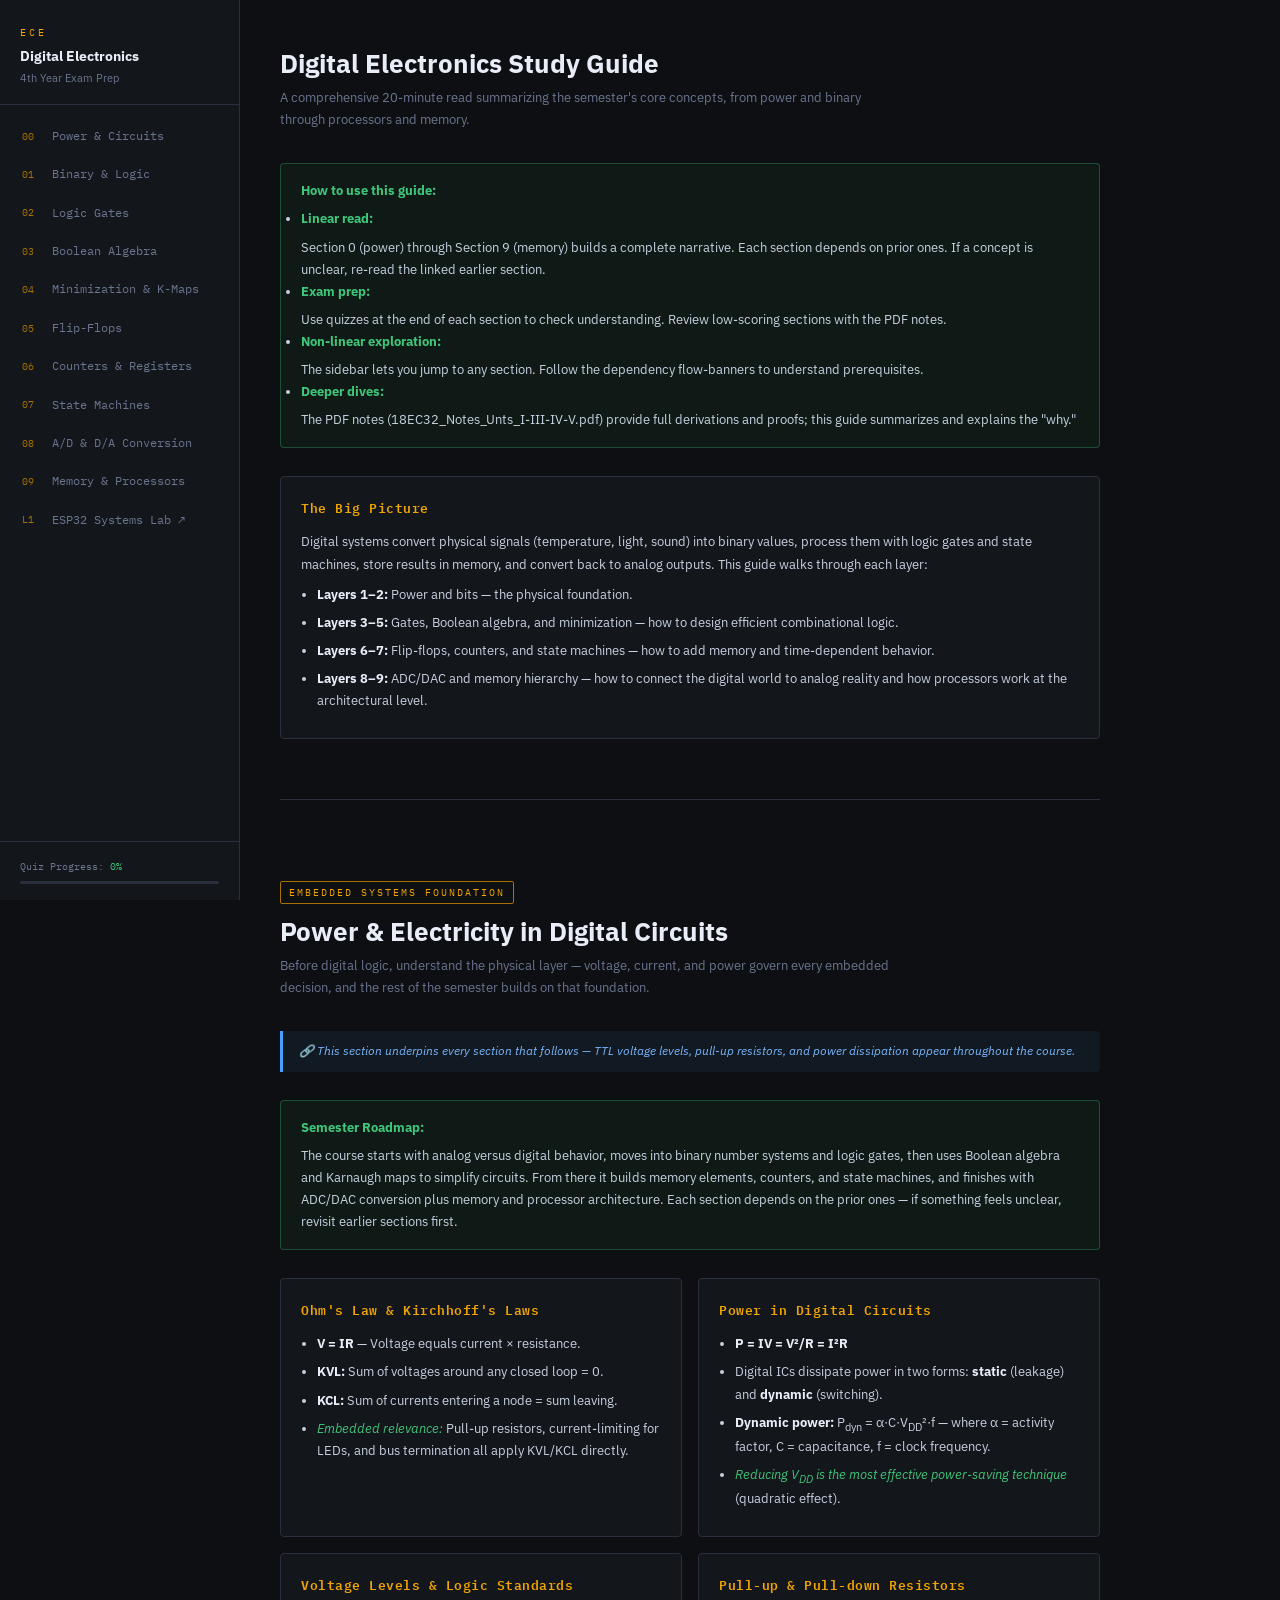
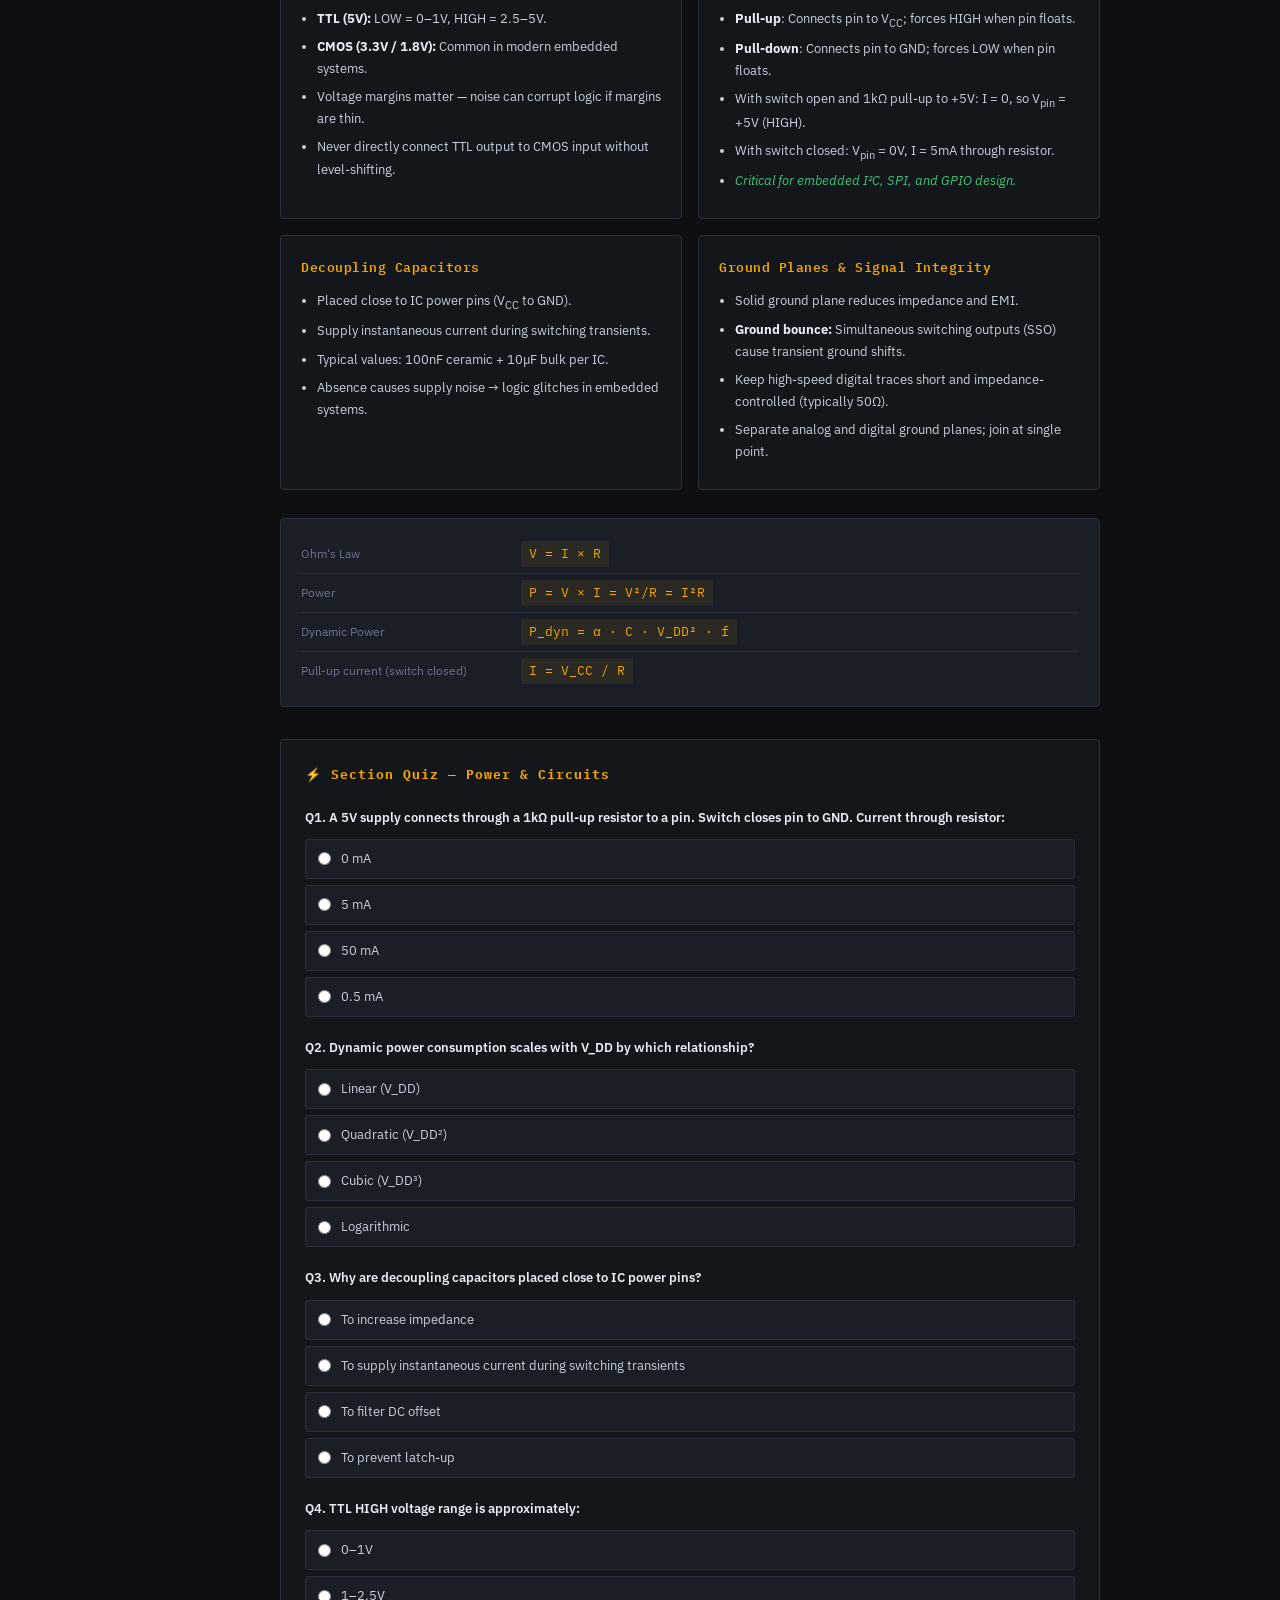
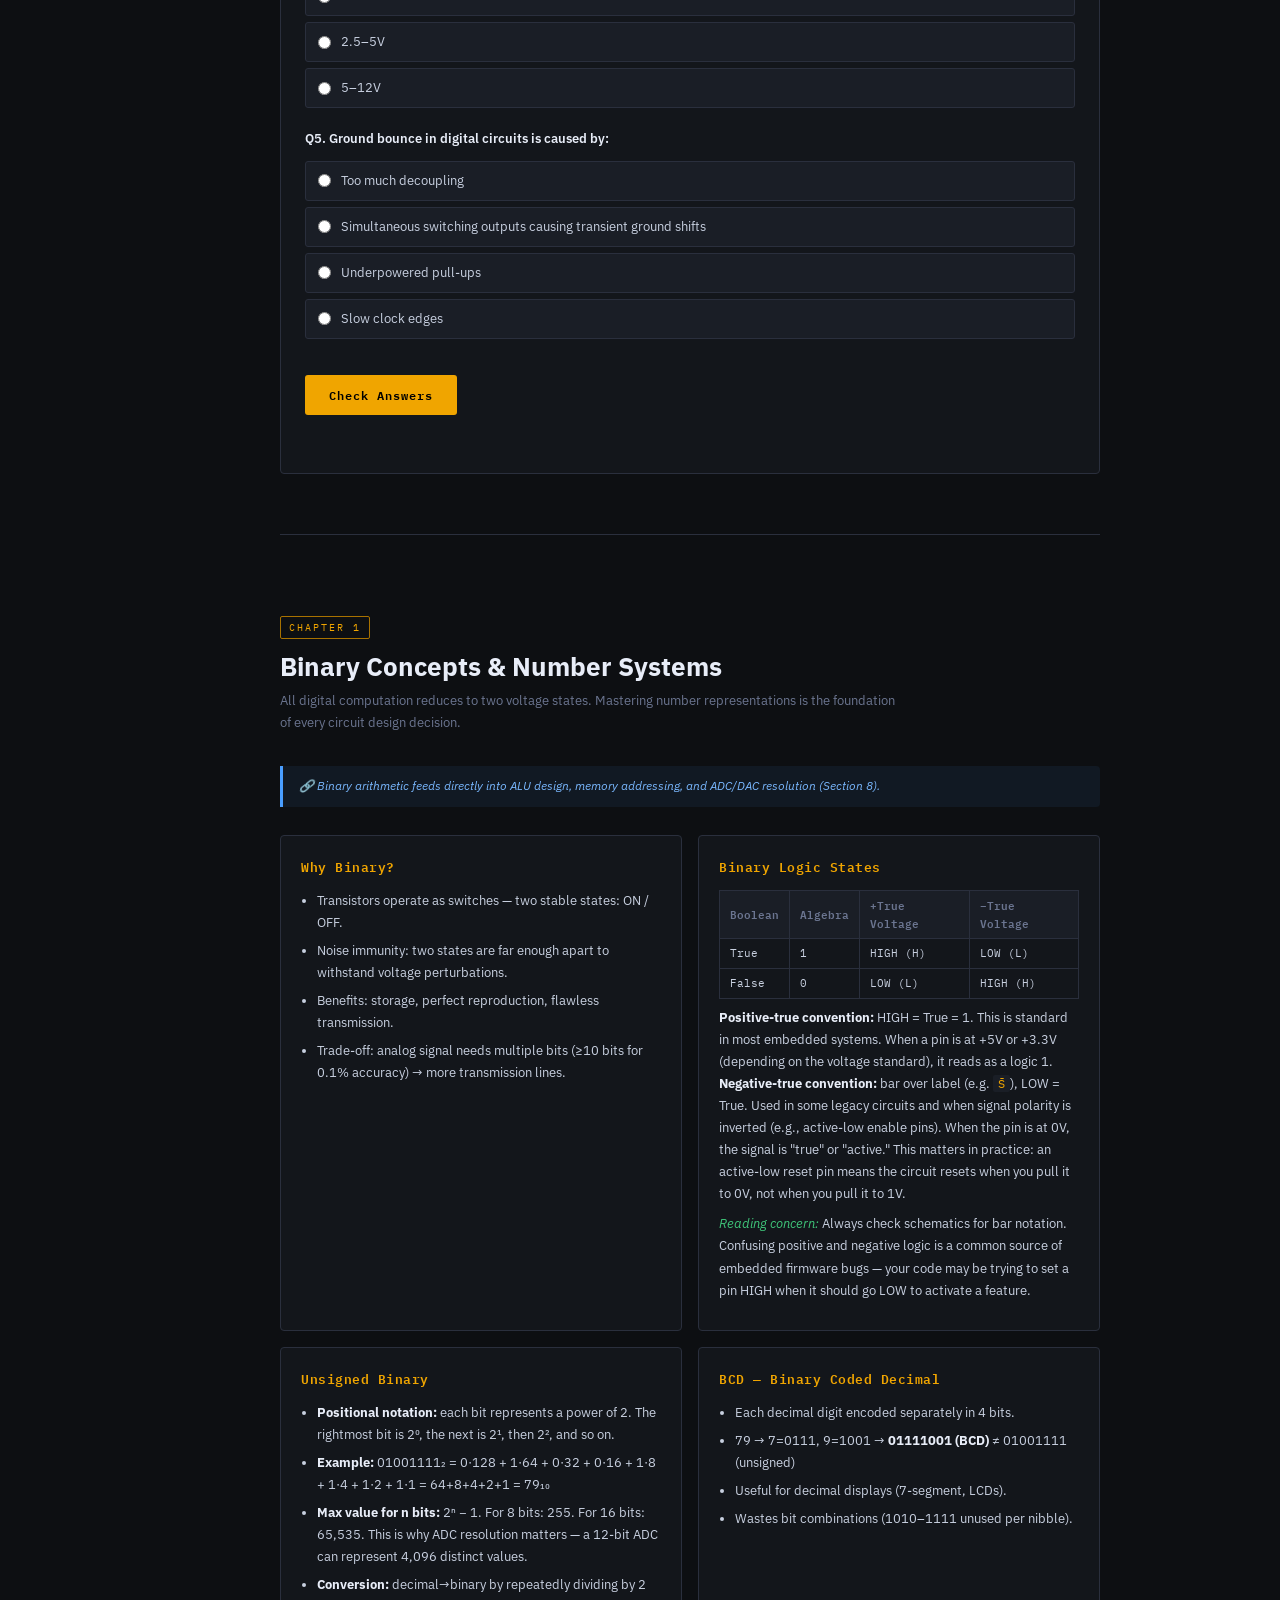
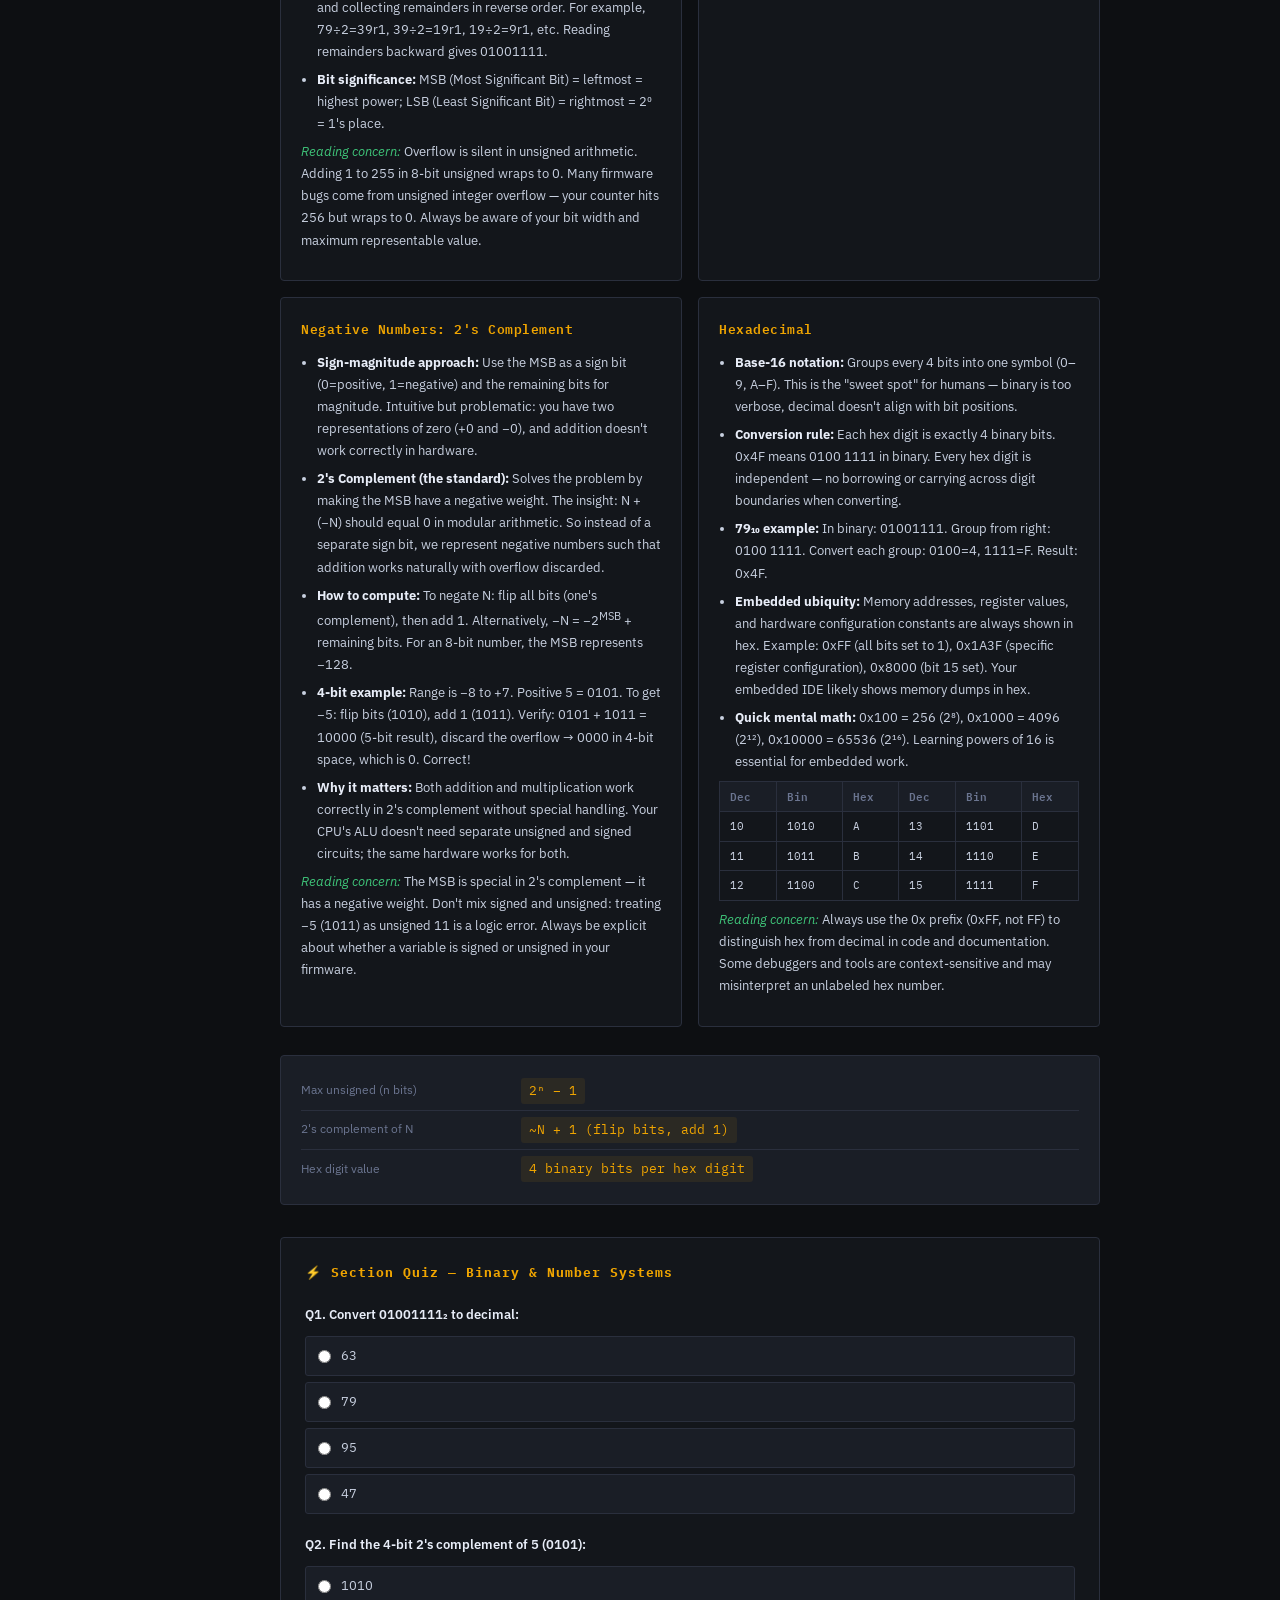
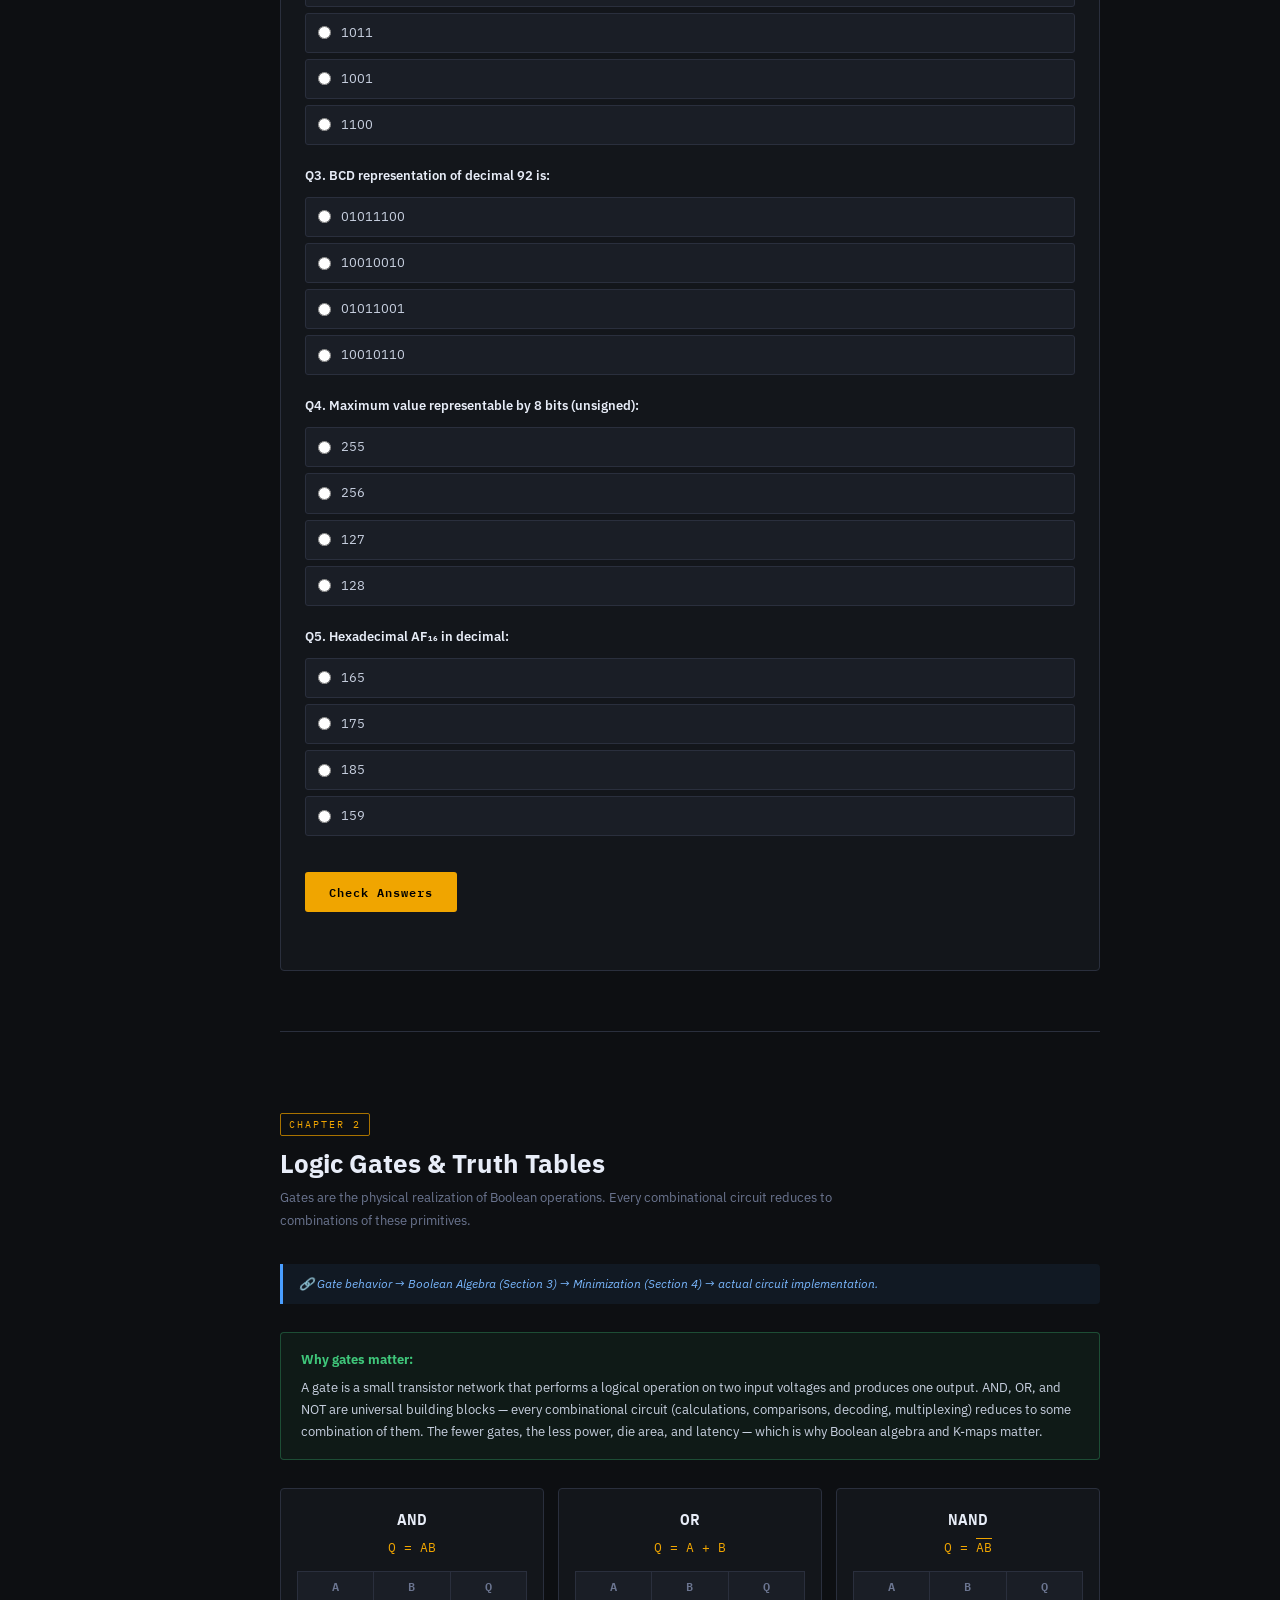
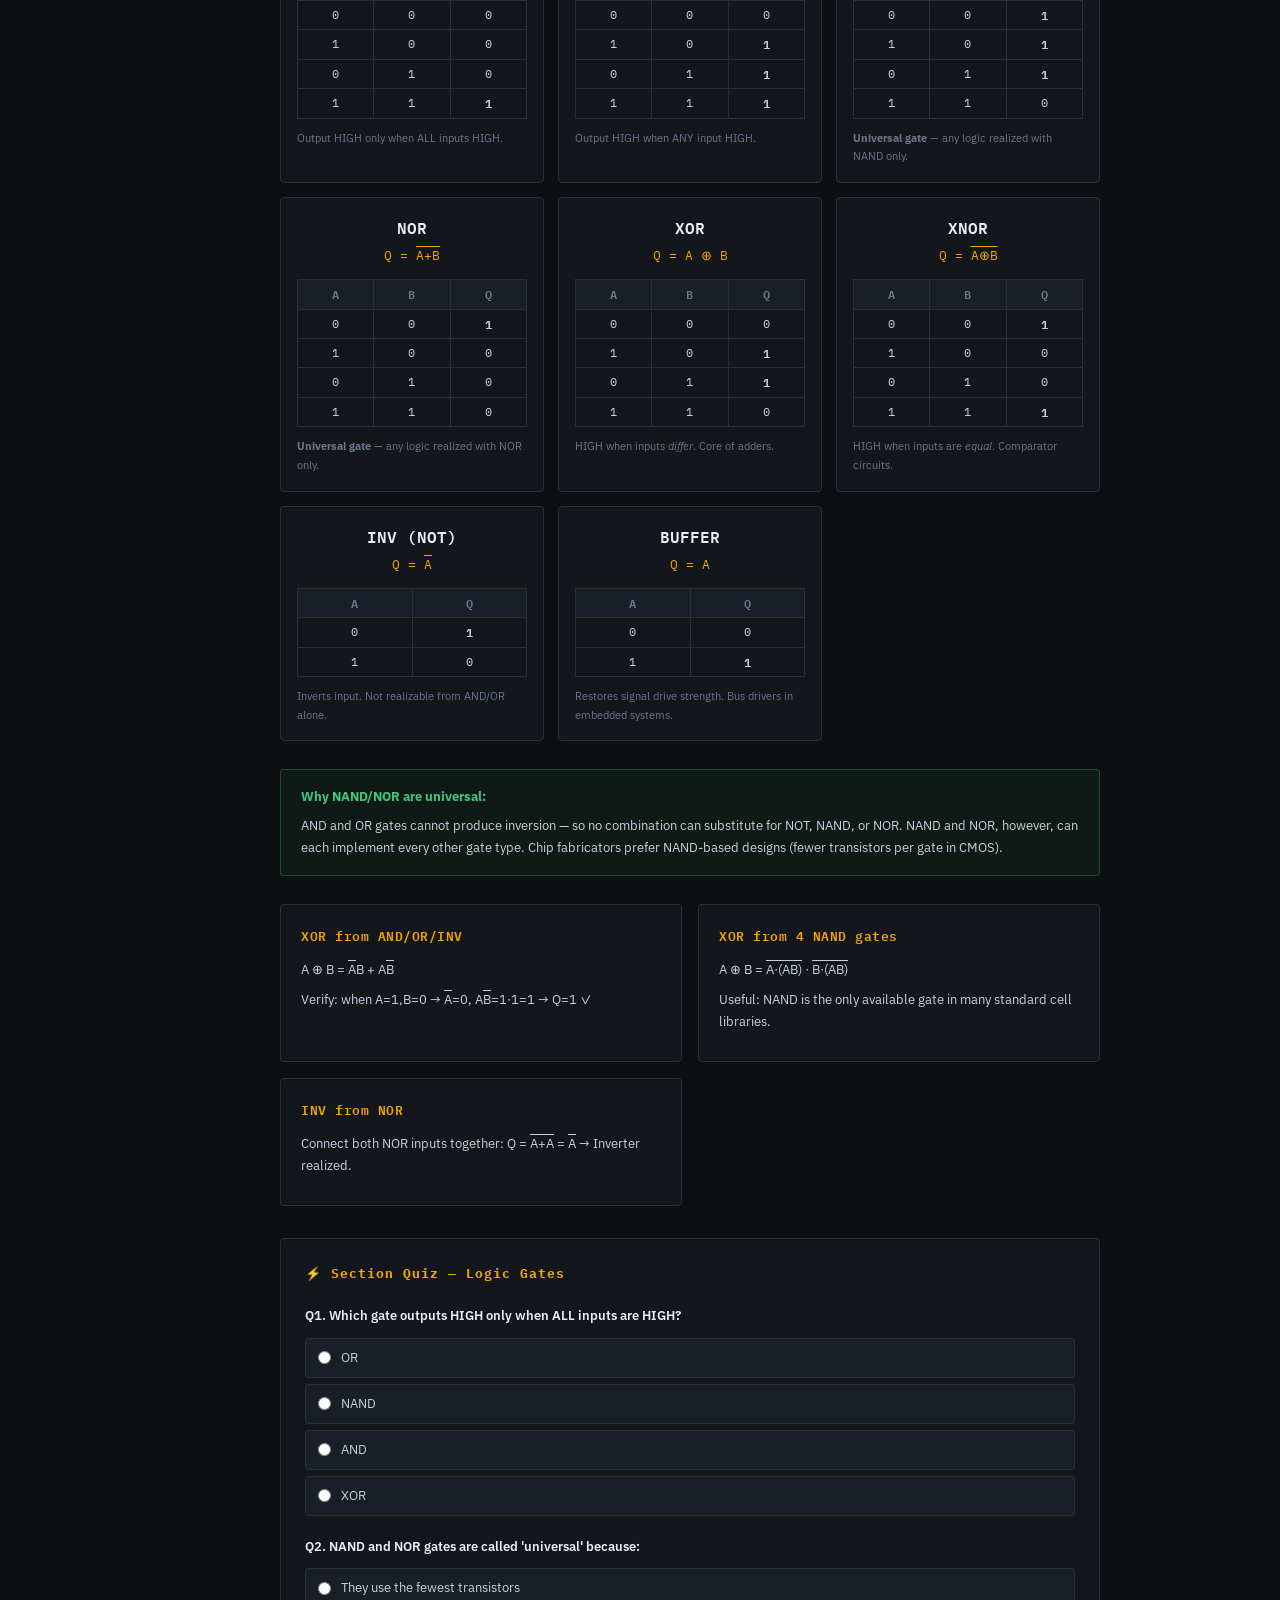
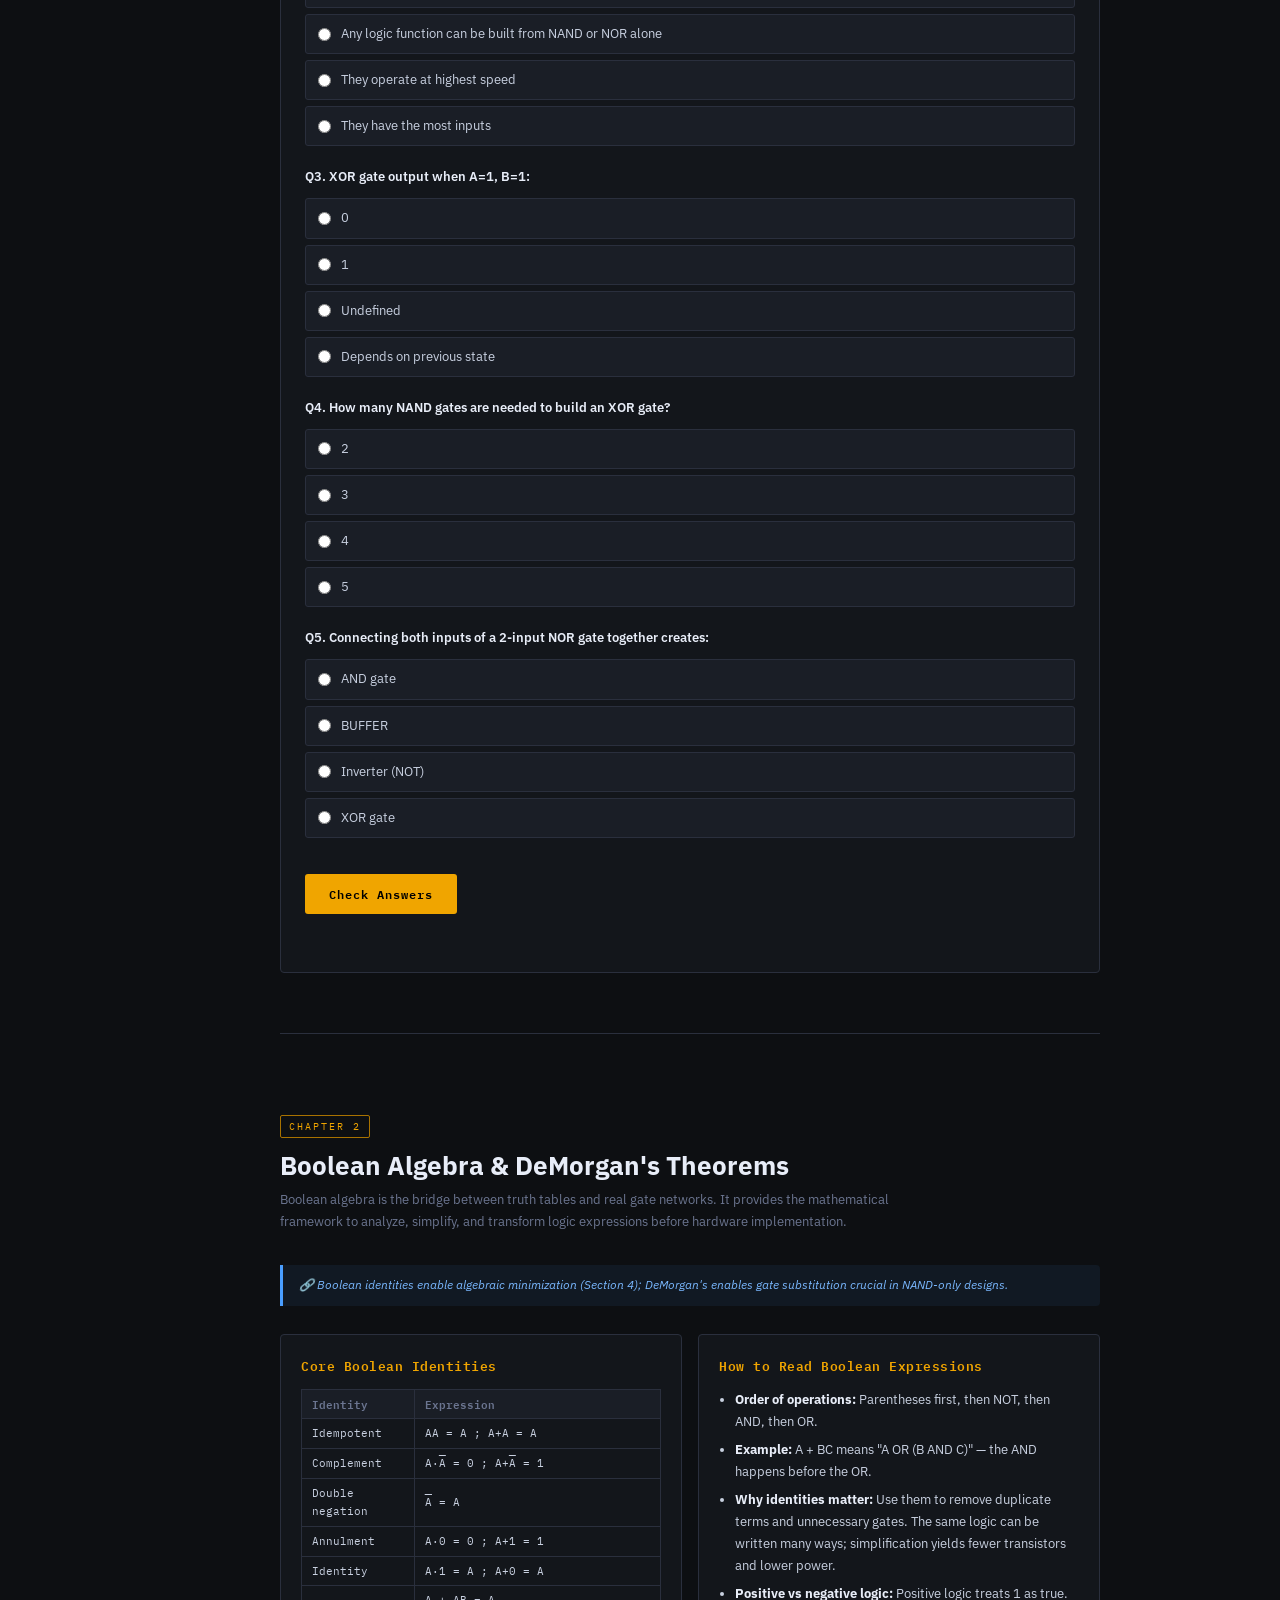
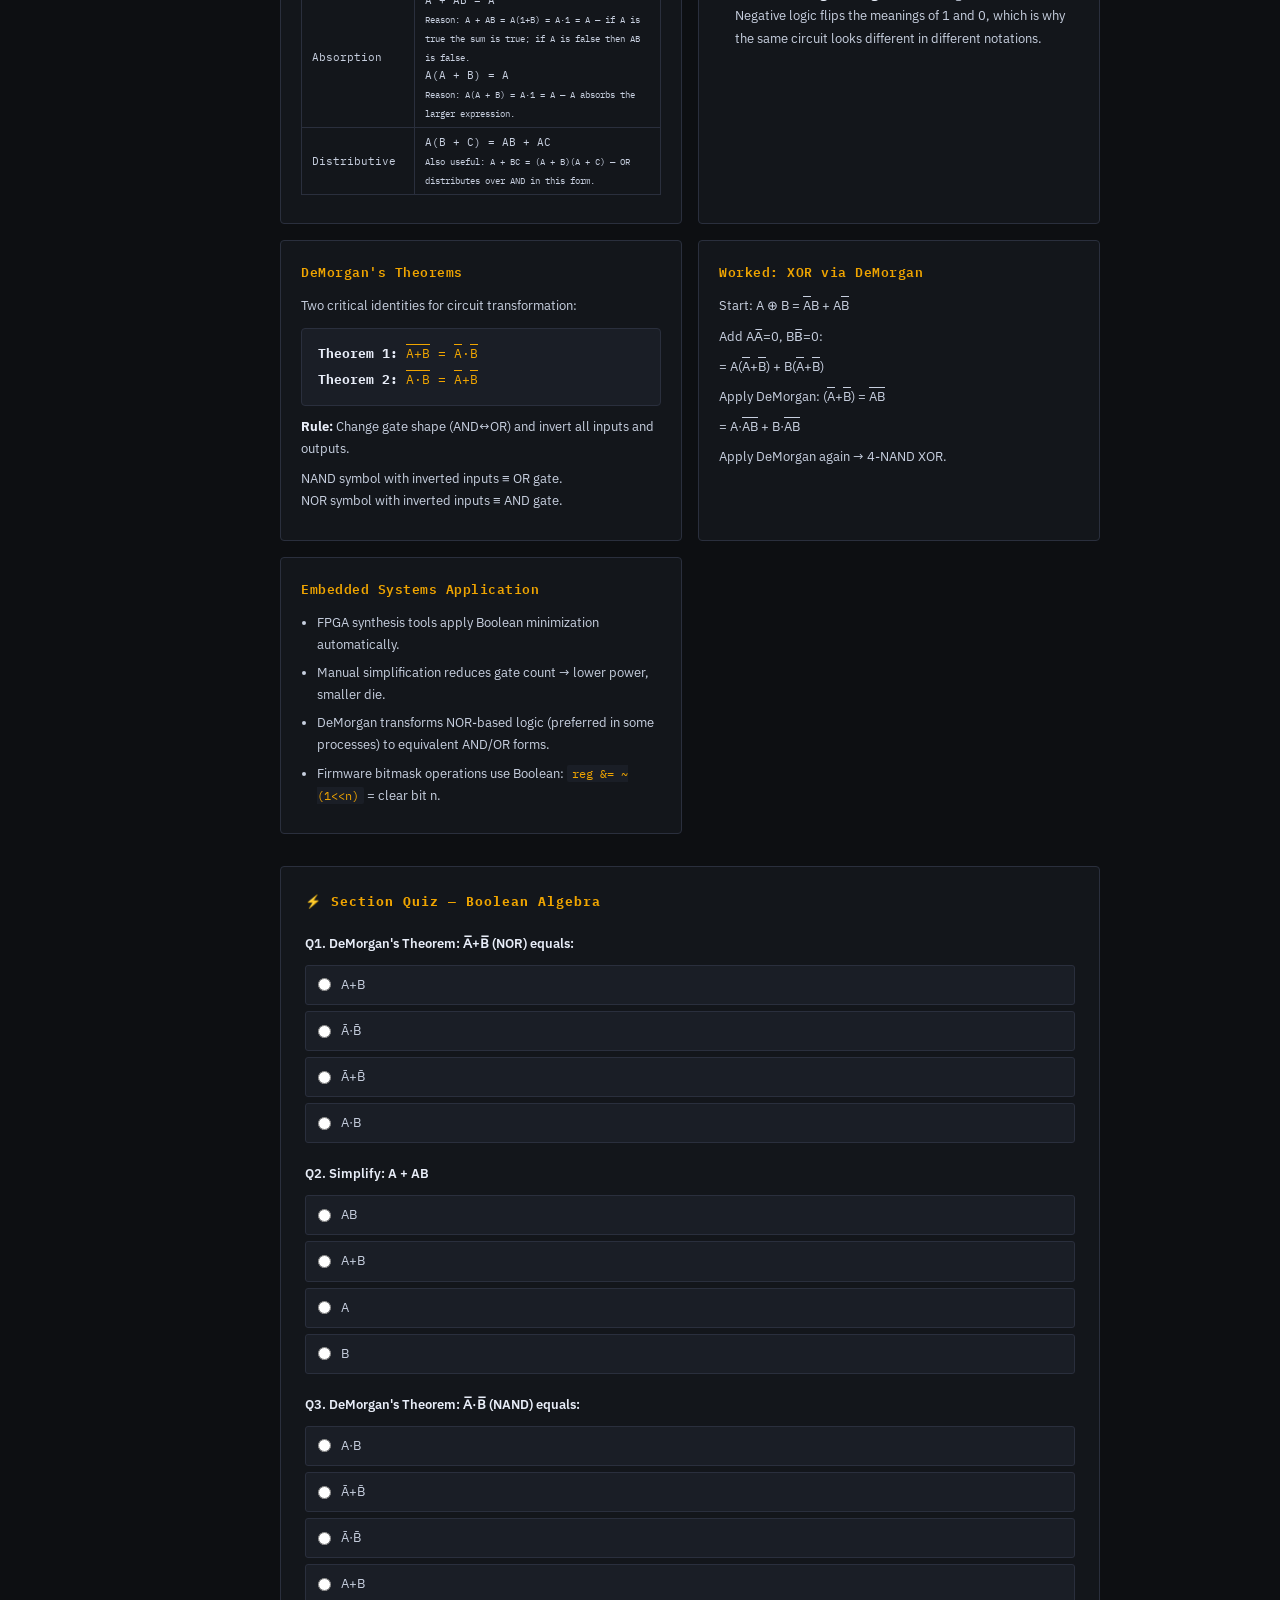
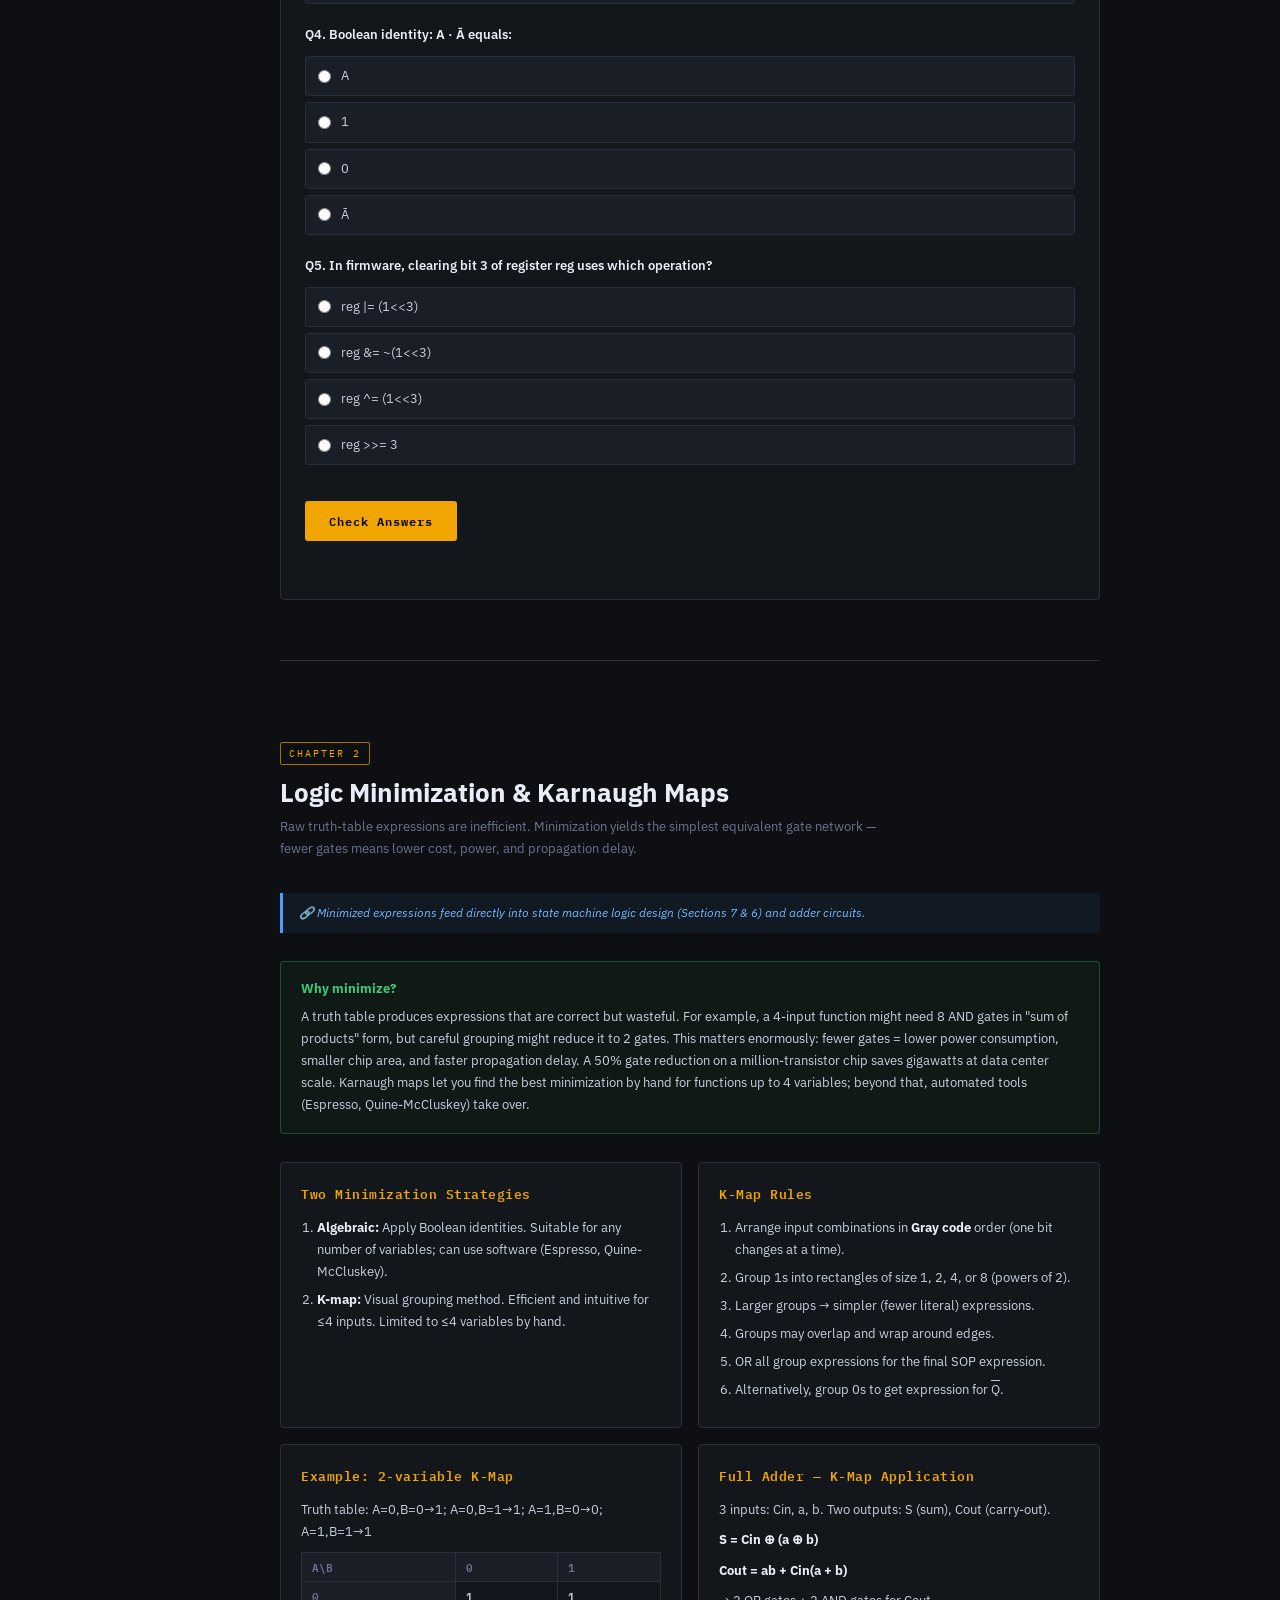
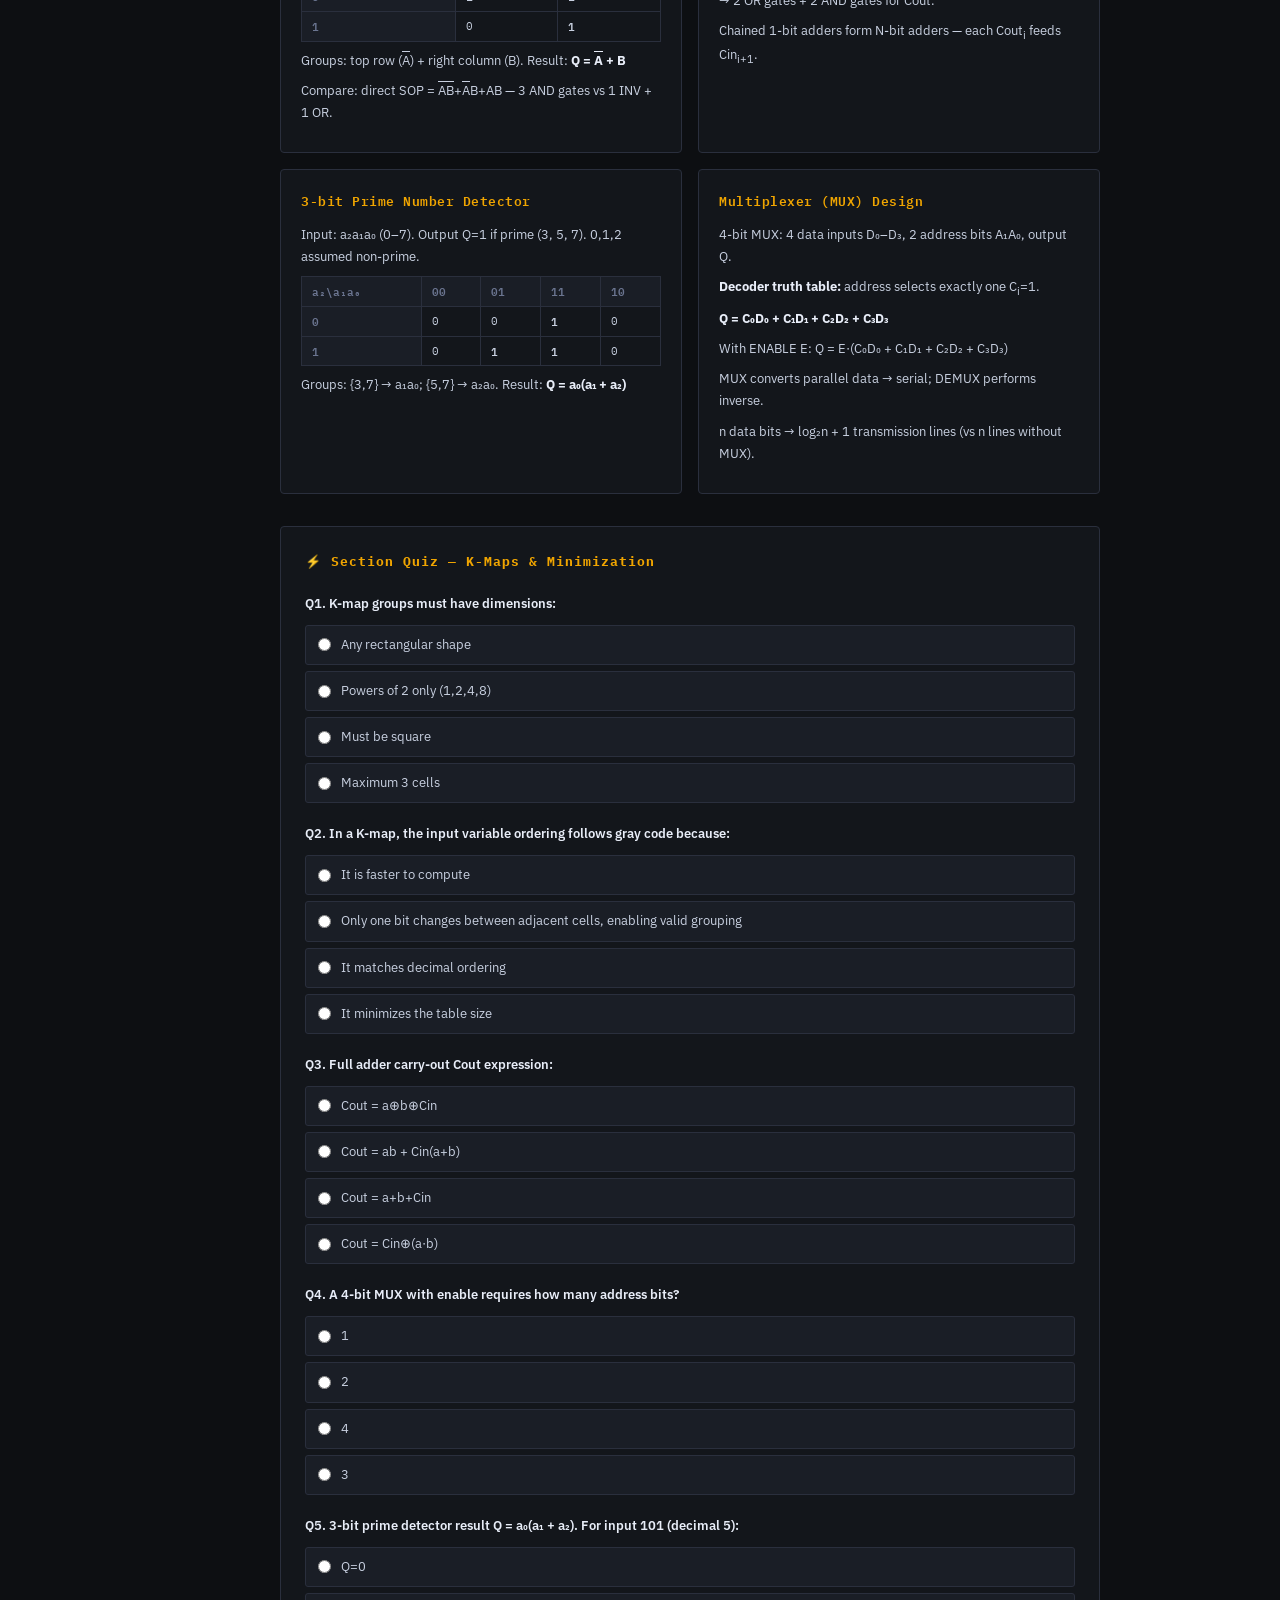
<file: index.html>
<!DOCTYPE html>
<html lang="en">
<head>
  <meta charset="UTF-8" />
  <meta name="viewport" content="width=device-width, initial-scale=1.0"/>
  <title>Digital Electronics — Study Guide</title>
  <link rel="stylesheet" href="style.css" />
  <link rel="preconnect" href="https://fonts.googleapis.com">
  <link href="https://fonts.googleapis.com/css2?family=IBM+Plex+Mono:wght@400;600&family=IBM+Plex+Sans:wght@300;400;600;700&display=swap" rel="stylesheet">
</head>
<body>

<!-- SIDEBAR NAV -->
<nav id="sidebar">
  <div id="nav-header">
    <span class="nav-label">ECE</span>
    <h1>Digital Electronics</h1>
    <p>4th Year Exam Prep</p>
  </div>
  <ul id="nav-links">
    <li><a href="#s0" class="nav-item active" data-section="s0"><span class="num">00</span> Power &amp; Circuits</a></li>
    <li><a href="#s1" class="nav-item" data-section="s1"><span class="num">01</span> Binary &amp; Logic</a></li>
    <li><a href="#s2" class="nav-item" data-section="s2"><span class="num">02</span> Logic Gates</a></li>
    <li><a href="#s3" class="nav-item" data-section="s3"><span class="num">03</span> Boolean Algebra</a></li>
    <li><a href="#s4" class="nav-item" data-section="s4"><span class="num">04</span> Minimization &amp; K-Maps</a></li>
    <li><a href="#s5" class="nav-item" data-section="s5"><span class="num">05</span> Flip-Flops</a></li>
    <li><a href="#s6" class="nav-item" data-section="s6"><span class="num">06</span> Counters &amp; Registers</a></li>
    <li><a href="#s7" class="nav-item" data-section="s7"><span class="num">07</span> State Machines</a></li>
    <li><a href="#s8" class="nav-item" data-section="s8"><span class="num">08</span> A/D &amp; D/A Conversion</a></li>
    <li><a href="#s9" class="nav-item" data-section="s9"><span class="num">09</span> Memory &amp; Processors</a></li>
    <li><a href="lab_esp32.html" class="nav-item"><span class="num">L1</span> ESP32 Systems Lab ↗</a></li>
  </ul>
  <div id="progress-block">
    <div id="progress-label">Quiz Progress: <span id="pct">0%</span></div>
    <div id="progress-bar"><div id="progress-fill"></div></div>
  </div>
</nav>

<div id="hamburger" onclick="toggleSidebar()">&#9776;</div>

<!-- MAIN CONTENT -->
<main id="content">

<!-- WELCOME & GUIDE INTRO -->
<section id="intro" class="topic-section">
  <div class="section-header">
    <h2>Digital Electronics Study Guide</h2>
    <p class="subtitle">A comprehensive 20-minute read summarizing the semester's core concepts, from power and binary through processors and memory.</p>
  </div>

  <div class="callout">
    <strong>How to use this guide:</strong>
    <ul>
      <li><strong>Linear read:</strong> Section 0 (power) through Section 9 (memory) builds a complete narrative. Each section depends on prior ones. If a concept is unclear, re-read the linked earlier section.</li>
      <li><strong>Exam prep:</strong> Use quizzes at the end of each section to check understanding. Review low-scoring sections with the PDF notes.</li>
      <li><strong>Non-linear exploration:</strong> The sidebar lets you jump to any section. Follow the dependency flow-banners to understand prerequisites.</li>
      <li><strong>Deeper dives:</strong> The PDF notes (18EC32_Notes_Unts_I-III-IV-V.pdf) provide full derivations and proofs; this guide summarizes and explains the "why."</li>
    </ul>
  </div>

  <div class="card">
    <h3>The Big Picture</h3>
    <p>Digital systems convert physical signals (temperature, light, sound) into binary values, process them with logic gates and state machines, store results in memory, and convert back to analog outputs. This guide walks through each layer:</p>
    <ul>
      <li><strong>Layers 1–2:</strong> Power and bits — the physical foundation.</li>
      <li><strong>Layers 3–5:</strong> Gates, Boolean algebra, and minimization — how to design efficient combinational logic.</li>
      <li><strong>Layers 6–7:</strong> Flip-flops, counters, and state machines — how to add memory and time-dependent behavior.</li>
      <li><strong>Layers 8–9:</strong> ADC/DAC and memory hierarchy — how to connect the digital world to analog reality and how processors work at the architectural level.</li>
    </ul>
  </div>
</section>

<!-- ═══════════════════════════════════════════ -->
<!-- SECTION 0: POWER & CIRCUITS -->
<!-- ═══════════════════════════════════════════ -->
<section id="s0" class="topic-section">
  <div class="section-header">
    <span class="tag">Embedded Systems Foundation</span>
    <h2>Power &amp; Electricity in Digital Circuits</h2>
    <p class="subtitle">Before digital logic, understand the physical layer — voltage, current, and power govern every embedded decision, and the rest of the semester builds on that foundation.</p>
  </div>

  <div class="flow-banner">🔗 This section underpins every section that follows — TTL voltage levels, pull-up resistors, and power dissipation appear throughout the course.</div>

  <div class="callout">
    <strong>Semester Roadmap:</strong> The course starts with analog versus digital behavior, moves into binary number systems and logic gates, then uses Boolean algebra and Karnaugh maps to simplify circuits. From there it builds memory elements, counters, and state machines, and finishes with ADC/DAC conversion plus memory and processor architecture. Each section depends on the prior ones — if something feels unclear, revisit earlier sections first.
  </div>

  <div class="card-grid">
    <div class="card">
      <h3>Ohm's Law &amp; Kirchhoff's Laws</h3>
      <ul>
        <li><strong>V = IR</strong> — Voltage equals current × resistance.</li>
        <li><strong>KVL:</strong> Sum of voltages around any closed loop = 0.</li>
        <li><strong>KCL:</strong> Sum of currents entering a node = sum leaving.</li>
        <li><em>Embedded relevance:</em> Pull-up resistors, current-limiting for LEDs, and bus termination all apply KVL/KCL directly.</li>
      </ul>
    </div>
    <div class="card">
      <h3>Power in Digital Circuits</h3>
      <ul>
        <li><strong>P = IV = V²/R = I²R</strong></li>
        <li>Digital ICs dissipate power in two forms: <strong>static</strong> (leakage) and <strong>dynamic</strong> (switching).</li>
        <li><strong>Dynamic power:</strong> P<sub>dyn</sub> = α·C·V<sub>DD</sub>²·f — where α = activity factor, C = capacitance, f = clock frequency.</li>
        <li><em>Reducing V<sub>DD</sub> is the most effective power-saving technique</em> (quadratic effect).</li>
      </ul>
    </div>
    <div class="card">
      <h3>Voltage Levels &amp; Logic Standards</h3>
      <ul>
        <li><strong>TTL (5V):</strong> LOW = 0–1V, HIGH = 2.5–5V.</li>
        <li><strong>CMOS (3.3V / 1.8V):</strong> Common in modern embedded systems.</li>
        <li>Voltage margins matter — noise can corrupt logic if margins are thin.</li>
        <li>Never directly connect TTL output to CMOS input without level-shifting.</li>
      </ul>
    </div>
    <div class="card">
      <h3>Pull-up &amp; Pull-down Resistors</h3>
      <ul>
        <li><strong>Pull-up</strong>: Connects pin to V<sub>CC</sub>; forces HIGH when pin floats.</li>
        <li><strong>Pull-down</strong>: Connects pin to GND; forces LOW when pin floats.</li>
        <li>With switch open and 1kΩ pull-up to +5V: I = 0, so V<sub>pin</sub> = +5V (HIGH).</li>
        <li>With switch closed: V<sub>pin</sub> = 0V, I = 5mA through resistor.</li>
        <li><em>Critical for embedded I²C, SPI, and GPIO design.</em></li>
      </ul>
    </div>
    <div class="card">
      <h3>Decoupling Capacitors</h3>
      <ul>
        <li>Placed close to IC power pins (V<sub>CC</sub> to GND).</li>
        <li>Supply instantaneous current during switching transients.</li>
        <li>Typical values: 100nF ceramic + 10µF bulk per IC.</li>
        <li>Absence causes supply noise → logic glitches in embedded systems.</li>
      </ul>
    </div>
    <div class="card">
      <h3>Ground Planes &amp; Signal Integrity</h3>
      <ul>
        <li>Solid ground plane reduces impedance and EMI.</li>
        <li><strong>Ground bounce:</strong> Simultaneous switching outputs (SSO) cause transient ground shifts.</li>
        <li>Keep high-speed digital traces short and impedance-controlled (typically 50Ω).</li>
        <li>Separate analog and digital ground planes; join at single point.</li>
      </ul>
    </div>
  </div>

  <div class="formula-block">
    <div class="formula-row"><span>Ohm's Law</span><code>V = I × R</code></div>
    <div class="formula-row"><span>Power</span><code>P = V × I = V²/R = I²R</code></div>
    <div class="formula-row"><span>Dynamic Power</span><code>P_dyn = α · C · V_DD² · f</code></div>
    <div class="formula-row"><span>Pull-up current (switch closed)</span><code>I = V_CC / R</code></div>
  </div>

  <div class="quiz-block" id="q-s0">
    <h3>⚡ Section Quiz — Power &amp; Circuits</h3>
    <div class="quiz-questions" id="quiz-s0"></div>
    <button class="btn-check" onclick="checkQuiz('s0')">Check Answers</button>
    <div class="quiz-result" id="result-s0"></div>
  </div>
</section>

<!-- ═══════════════════════════════════════════ -->
<!-- SECTION 1: BINARY & LOGIC -->
<!-- ═══════════════════════════════════════════ -->
<section id="s1" class="topic-section">
  <div class="section-header">
    <span class="tag">Chapter 1</span>
    <h2>Binary Concepts &amp; Number Systems</h2>
    <p class="subtitle">All digital computation reduces to two voltage states. Mastering number representations is the foundation of every circuit design decision.</p>
  </div>

  <div class="flow-banner">🔗 Binary arithmetic feeds directly into ALU design, memory addressing, and ADC/DAC resolution (Section 8).</div>

  <div class="card-grid">
    <div class="card">
      <h3>Why Binary?</h3>
      <ul>
        <li>Transistors operate as switches — two stable states: ON / OFF.</li>
        <li>Noise immunity: two states are far enough apart to withstand voltage perturbations.</li>
        <li>Benefits: storage, perfect reproduction, flawless transmission.</li>
        <li>Trade-off: analog signal needs multiple bits (≥10 bits for 0.1% accuracy) → more transmission lines.</li>
      </ul>
    </div>
    <div class="card">
      <h3>Binary Logic States</h3>
      <table class="mini-table">
        <tr><th>Boolean</th><th>Algebra</th><th>+True Voltage</th><th>−True Voltage</th></tr>
        <tr><td>True</td><td>1</td><td>HIGH (H)</td><td>LOW (L)</td></tr>
        <tr><td>False</td><td>0</td><td>LOW (L)</td><td>HIGH (H)</td></tr>
      </table>
      <p><strong>Positive-true convention:</strong> HIGH = True = 1. This is standard in most embedded systems. When a pin is at +5V or +3.3V (depending on the voltage standard), it reads as a logic 1.<br>
      <strong>Negative-true convention:</strong> bar over label (e.g. <code>S̄</code>), LOW = True. Used in some legacy circuits and when signal polarity is inverted (e.g., active-low enable pins). When the pin is at 0V, the signal is "true" or "active." This matters in practice: an active-low reset pin means the circuit resets when you pull it to 0V, not when you pull it to 1V.</p>
      <p><em>Reading concern:</em> Always check schematics for bar notation. Confusing positive and negative logic is a common source of embedded firmware bugs — your code may be trying to set a pin HIGH when it should go LOW to activate a feature.</p>
    </div>
    <div class="card">
      <h3>Unsigned Binary</h3>
      <ul>
        <li><strong>Positional notation:</strong> each bit represents a power of 2. The rightmost bit is 2⁰, the next is 2¹, then 2², and so on.</li>
        <li><strong>Example:</strong> 01001111₂ = 0·128 + 1·64 + 0·32 + 0·16 + 1·8 + 1·4 + 1·2 + 1·1 = 64+8+4+2+1 = 79₁₀</li>
        <li><strong>Max value for n bits:</strong> 2ⁿ − 1. For 8 bits: 255. For 16 bits: 65,535. This is why ADC resolution matters — a 12-bit ADC can represent 4,096 distinct values.</li>
        <li><strong>Conversion:</strong> decimal→binary by repeatedly dividing by 2 and collecting remainders in reverse order. For example, 79÷2=39r1, 39÷2=19r1, 19÷2=9r1, etc. Reading remainders backward gives 01001111.</li>
        <li><strong>Bit significance:</strong> MSB (Most Significant Bit) = leftmost = highest power; LSB (Least Significant Bit) = rightmost = 2⁰ = 1's place.</li>
      </ul>
      <p><em>Reading concern:</em> Overflow is silent in unsigned arithmetic. Adding 1 to 255 in 8-bit unsigned wraps to 0. Many firmware bugs come from unsigned integer overflow — your counter hits 256 but wraps to 0. Always be aware of your bit width and maximum representable value.</p>
    </div>
    <div class="card">
      <h3>BCD — Binary Coded Decimal</h3>
      <ul>
        <li>Each decimal digit encoded separately in 4 bits.</li>
        <li>79 → 7=0111, 9=1001 → <strong>01111001 (BCD)</strong> ≠ 01001111 (unsigned)</li>
        <li>Useful for decimal displays (7-segment, LCDs).</li>
        <li>Wastes bit combinations (1010–1111 unused per nibble).</li>
      </ul>
    </div>
    <div class="card">
      <h3>Negative Numbers: 2's Complement</h3>
      <ul>
        <li><strong>Sign-magnitude approach:</strong> Use the MSB as a sign bit (0=positive, 1=negative) and the remaining bits for magnitude. Intuitive but problematic: you have two representations of zero (+0 and −0), and addition doesn't work correctly in hardware.</li>
        <li><strong>2's Complement (the standard):</strong> Solves the problem by making the MSB have a negative weight. The insight: N + (−N) should equal 0 in modular arithmetic. So instead of a separate sign bit, we represent negative numbers such that addition works naturally with overflow discarded.</li>
        <li><strong>How to compute:</strong> To negate N: flip all bits (one's complement), then add 1. Alternatively, −N = −2<sup>MSB</sup> + remaining bits. For an 8-bit number, the MSB represents −128.</li>
        <li><strong>4-bit example:</strong> Range is −8 to +7. Positive 5 = 0101. To get −5: flip bits (1010), add 1 (1011). Verify: 0101 + 1011 = 10000 (5-bit result), discard the overflow → 0000 in 4-bit space, which is 0. Correct!</li>
        <li><strong>Why it matters:</strong> Both addition and multiplication work correctly in 2's complement without special handling. Your CPU's ALU doesn't need separate unsigned and signed circuits; the same hardware works for both.</li>
      </ul>
      <p><em>Reading concern:</em> The MSB is special in 2's complement — it has a negative weight. Don't mix signed and unsigned: treating −5 (1011) as unsigned 11 is a logic error. Always be explicit about whether a variable is signed or unsigned in your firmware.</p>
    </div>
    <div class="card">
      <h3>Hexadecimal</h3>
      <ul>
        <li><strong>Base-16 notation:</strong> Groups every 4 bits into one symbol (0–9, A–F). This is the "sweet spot" for humans — binary is too verbose, decimal doesn't align with bit positions.</li>
        <li><strong>Conversion rule:</strong> Each hex digit is exactly 4 binary bits. 0x4F means 0100 1111 in binary. Every hex digit is independent — no borrowing or carrying across digit boundaries when converting.</li>
        <li><strong>79₁₀ example:</strong> In binary: 01001111. Group from right: 0100 1111. Convert each group: 0100=4, 1111=F. Result: 0x4F.</li>
        <li><strong>Embedded ubiquity:</strong> Memory addresses, register values, and hardware configuration constants are always shown in hex. Example: 0xFF (all bits set to 1), 0x1A3F (specific register configuration), 0x8000 (bit 15 set). Your embedded IDE likely shows memory dumps in hex.</li>
        <li><strong>Quick mental math:</strong> 0x100 = 256 (2⁸), 0x1000 = 4096 (2¹²), 0x10000 = 65536 (2¹⁶). Learning powers of 16 is essential for embedded work.</li>
      </ul>
      <table class="mini-table">
        <tr><th>Dec</th><th>Bin</th><th>Hex</th><th>Dec</th><th>Bin</th><th>Hex</th></tr>
        <tr><td>10</td><td>1010</td><td>A</td><td>13</td><td>1101</td><td>D</td></tr>
        <tr><td>11</td><td>1011</td><td>B</td><td>14</td><td>1110</td><td>E</td></tr>
        <tr><td>12</td><td>1100</td><td>C</td><td>15</td><td>1111</td><td>F</td></tr>
      </table>
      <p><em>Reading concern:</em> Always use the 0x prefix (0xFF, not FF) to distinguish hex from decimal in code and documentation. Some debuggers and tools are context-sensitive and may misinterpret an unlabeled hex number.</p>
    </div>
  </div>

  <div class="formula-block">
    <div class="formula-row"><span>Max unsigned (n bits)</span><code>2ⁿ − 1</code></div>
    <div class="formula-row"><span>2's complement of N</span><code>~N + 1  (flip bits, add 1)</code></div>
    <div class="formula-row"><span>Hex digit value</span><code>4 binary bits per hex digit</code></div>
  </div>

  <div class="quiz-block" id="q-s1">
    <h3>⚡ Section Quiz — Binary &amp; Number Systems</h3>
    <div class="quiz-questions" id="quiz-s1"></div>
    <button class="btn-check" onclick="checkQuiz('s1')">Check Answers</button>
    <div class="quiz-result" id="result-s1"></div>
  </div>
</section>

<!-- ═══════════════════════════════════════════ -->
<!-- SECTION 2: LOGIC GATES -->
<!-- ═══════════════════════════════════════════ -->
<section id="s2" class="topic-section">
  <div class="section-header">
    <span class="tag">Chapter 2</span>
    <h2>Logic Gates &amp; Truth Tables</h2>
    <p class="subtitle">Gates are the physical realization of Boolean operations. Every combinational circuit reduces to combinations of these primitives.</p>
  </div>

  <div class="flow-banner">🔗 Gate behavior → Boolean Algebra (Section 3) → Minimization (Section 4) → actual circuit implementation.</div>

  <div class="callout">
    <strong>Why gates matter:</strong> A gate is a small transistor network that performs a logical operation on two input voltages and produces one output. AND, OR, and NOT are universal building blocks — every combinational circuit (calculations, comparisons, decoding, multiplexing) reduces to some combination of them. The fewer gates, the less power, die area, and latency — which is why Boolean algebra and K-maps matter.
  </div>

  <div class="gate-grid">
    <div class="gate-card">
      <div class="gate-name">AND</div>
      <div class="gate-expr">Q = AB</div>
      <table class="tt"><tr><th>A</th><th>B</th><th>Q</th></tr>
        <tr><td>0</td><td>0</td><td class="out0">0</td></tr>
        <tr><td>1</td><td>0</td><td class="out0">0</td></tr>
        <tr><td>0</td><td>1</td><td class="out0">0</td></tr>
        <tr><td>1</td><td>1</td><td class="out1">1</td></tr>
      </table>
      <p class="gate-note">Output HIGH only when ALL inputs HIGH.</p>
    </div>
    <div class="gate-card">
      <div class="gate-name">OR</div>
      <div class="gate-expr">Q = A + B</div>
      <table class="tt"><tr><th>A</th><th>B</th><th>Q</th></tr>
        <tr><td>0</td><td>0</td><td class="out0">0</td></tr>
        <tr><td>1</td><td>0</td><td class="out1">1</td></tr>
        <tr><td>0</td><td>1</td><td class="out1">1</td></tr>
        <tr><td>1</td><td>1</td><td class="out1">1</td></tr>
      </table>
      <p class="gate-note">Output HIGH when ANY input HIGH.</p>
    </div>
    <div class="gate-card">
      <div class="gate-name">NAND</div>
      <div class="gate-expr">Q = <span class="bar">AB</span></div>
      <table class="tt"><tr><th>A</th><th>B</th><th>Q</th></tr>
        <tr><td>0</td><td>0</td><td class="out1">1</td></tr>
        <tr><td>1</td><td>0</td><td class="out1">1</td></tr>
        <tr><td>0</td><td>1</td><td class="out1">1</td></tr>
        <tr><td>1</td><td>1</td><td class="out0">0</td></tr>
      </table>
      <p class="gate-note"><strong>Universal gate</strong> — any logic realized with NAND only.</p>
    </div>
    <div class="gate-card">
      <div class="gate-name">NOR</div>
      <div class="gate-expr">Q = <span class="bar">A+B</span></div>
      <table class="tt"><tr><th>A</th><th>B</th><th>Q</th></tr>
        <tr><td>0</td><td>0</td><td class="out1">1</td></tr>
        <tr><td>1</td><td>0</td><td class="out0">0</td></tr>
        <tr><td>0</td><td>1</td><td class="out0">0</td></tr>
        <tr><td>1</td><td>1</td><td class="out0">0</td></tr>
      </table>
      <p class="gate-note"><strong>Universal gate</strong> — any logic realized with NOR only.</p>
    </div>
    <div class="gate-card">
      <div class="gate-name">XOR</div>
      <div class="gate-expr">Q = A ⊕ B</div>
      <table class="tt"><tr><th>A</th><th>B</th><th>Q</th></tr>
        <tr><td>0</td><td>0</td><td class="out0">0</td></tr>
        <tr><td>1</td><td>0</td><td class="out1">1</td></tr>
        <tr><td>0</td><td>1</td><td class="out1">1</td></tr>
        <tr><td>1</td><td>1</td><td class="out0">0</td></tr>
      </table>
      <p class="gate-note">HIGH when inputs <em>differ</em>. Core of adders.</p>
    </div>
    <div class="gate-card">
      <div class="gate-name">XNOR</div>
      <div class="gate-expr">Q = <span class="bar">A⊕B</span></div>
      <table class="tt"><tr><th>A</th><th>B</th><th>Q</th></tr>
        <tr><td>0</td><td>0</td><td class="out1">1</td></tr>
        <tr><td>1</td><td>0</td><td class="out0">0</td></tr>
        <tr><td>0</td><td>1</td><td class="out0">0</td></tr>
        <tr><td>1</td><td>1</td><td class="out1">1</td></tr>
      </table>
      <p class="gate-note">HIGH when inputs are <em>equal</em>. Comparator circuits.</p>
    </div>
    <div class="gate-card">
      <div class="gate-name">INV (NOT)</div>
      <div class="gate-expr">Q = <span class="bar">A</span></div>
      <table class="tt"><tr><th>A</th><th>Q</th></tr>
        <tr><td>0</td><td class="out1">1</td></tr>
        <tr><td>1</td><td class="out0">0</td></tr>
      </table>
      <p class="gate-note">Inverts input. Not realizable from AND/OR alone.</p>
    </div>
    <div class="gate-card">
      <div class="gate-name">BUFFER</div>
      <div class="gate-expr">Q = A</div>
      <table class="tt"><tr><th>A</th><th>Q</th></tr>
        <tr><td>0</td><td class="out0">0</td></tr>
        <tr><td>1</td><td class="out1">1</td></tr>
      </table>
      <p class="gate-note">Restores signal drive strength. Bus drivers in embedded systems.</p>
    </div>
  </div>

  <div class="callout">
    <strong>Why NAND/NOR are universal:</strong> AND and OR gates cannot produce inversion — so no combination can substitute for NOT, NAND, or NOR. NAND and NOR, however, can each implement every other gate type. Chip fabricators prefer NAND-based designs (fewer transistors per gate in CMOS).
  </div>

  <div class="card-grid">
    <div class="card">
      <h3>XOR from AND/OR/INV</h3>
      <p>A ⊕ B = <span class="bar">A</span>B + A<span class="bar">B</span></p>
      <p>Verify: when A=1,B=0 → <span class="bar">A</span>=0, A<span class="bar">B</span>=1·1=1 → Q=1 ✓</p>
    </div>
    <div class="card">
      <h3>XOR from 4 NAND gates</h3>
      <p>A ⊕ B = <span class="overline">A·(<span class="overline">AB</span>)</span> · <span class="overline">B·(<span class="overline">AB</span>)</span></p>
      <p>Useful: NAND is the only available gate in many standard cell libraries.</p>
    </div>
    <div class="card">
      <h3>INV from NOR</h3>
      <p>Connect both NOR inputs together: Q = <span class="bar">A+A</span> = <span class="bar">A</span> → Inverter realized.</p>
    </div>
  </div>

  <div class="quiz-block">
    <h3>⚡ Section Quiz — Logic Gates</h3>
    <div class="quiz-questions" id="quiz-s2"></div>
    <button class="btn-check" onclick="checkQuiz('s2')">Check Answers</button>
    <div class="quiz-result" id="result-s2"></div>
  </div>
</section>

<!-- ═══════════════════════════════════════════ -->
<!-- SECTION 3: BOOLEAN ALGEBRA -->
<!-- ═══════════════════════════════════════════ -->
<section id="s3" class="topic-section">
  <div class="section-header">
    <span class="tag">Chapter 2</span>
    <h2>Boolean Algebra &amp; DeMorgan's Theorems</h2>
    <p class="subtitle">Boolean algebra is the bridge between truth tables and real gate networks. It provides the mathematical framework to analyze, simplify, and transform logic expressions before hardware implementation.</p>
  </div>

  <div class="flow-banner">🔗 Boolean identities enable algebraic minimization (Section 4); DeMorgan's enables gate substitution crucial in NAND-only designs.</div>

  <div class="card-grid">
    <div class="card">
      <h3>Core Boolean Identities</h3>
      <table class="mini-table">
        <tr><th>Identity</th><th>Expression</th></tr>
        <tr><td>Idempotent</td><td>AA = A ; A+A = A</td></tr>
        <tr><td>Complement</td><td>A·<span class="bar">A</span> = 0 ; A+<span class="bar">A</span> = 1</td></tr>
        <tr><td>Double negation</td><td><span class="bar"><span class="bar">A</span></span> = A</td></tr>
        <tr><td>Annulment</td><td>A·0 = 0 ; A+1 = 1</td></tr>
        <tr><td>Identity</td><td>A·1 = A ; A+0 = A</td></tr>
        <tr>
          <td>Absorption</td>
          <td>
            A + AB = A<br>
            <small>Reason: A + AB = A(1+B) = A·1 = A — if A is true the sum is true; if A is false then AB is false.</small><br>
            A(A + B) = A<br>
            <small>Reason: A(A + B) = A·1 = A — A absorbs the larger expression.</small>
          </td>
        </tr>
        <tr>
          <td>Distributive</td>
          <td>
            A(B + C) = AB + AC<br>
            <small>Also useful: A + BC = (A + B)(A + C) — OR distributes over AND in this form.</small>
          </td>
        </tr>
      </table>
    </div>
    <div class="card">
      <h3>How to Read Boolean Expressions</h3>
      <ul>
        <li><strong>Order of operations:</strong> Parentheses first, then NOT, then AND, then OR.</li>
        <li><strong>Example:</strong> A + BC means "A OR (B AND C)" — the AND happens before the OR.</li>
        <li><strong>Why identities matter:</strong> Use them to remove duplicate terms and unnecessary gates. The same logic can be written many ways; simplification yields fewer transistors and lower power.</li>
        <li><strong>Positive vs negative logic:</strong> Positive logic treats 1 as true. Negative logic flips the meanings of 1 and 0, which is why the same circuit looks different in different notations.</li>
      </ul>
    </div>
    <div class="card">
      <h3>DeMorgan's Theorems</h3>
      <p>Two critical identities for circuit transformation:</p>
      <div class="formula-inline">
        <div><strong>Theorem 1:</strong> <span class="bar">A+B</span> = <span class="bar">A</span>·<span class="bar">B</span></div>
        <div><strong>Theorem 2:</strong> <span class="bar">A·B</span> = <span class="bar">A</span>+<span class="bar">B</span></div>
      </div>
      <p><strong>Rule:</strong> Change gate shape (AND↔OR) and invert all inputs and outputs.</p>
      <p>NAND symbol with inverted inputs ≡ OR gate.<br>NOR symbol with inverted inputs ≡ AND gate.</p>
    </div>
    <div class="card">
      <h3>Worked: XOR via DeMorgan</h3>
      <p>Start: A ⊕ B = <span class="bar">A</span>B + A<span class="bar">B</span></p>
      <p>Add AA̅=0, BB̅=0:</p>
      <p>= A(<span class="bar">A</span>+<span class="bar">B</span>) + B(<span class="bar">A</span>+<span class="bar">B</span>)</p>
      <p>Apply DeMorgan: (<span class="bar">A</span>+<span class="bar">B</span>) = <span class="bar">AB</span></p>
      <p>= A·<span class="bar">AB</span> + B·<span class="bar">AB</span></p>
      <p>Apply DeMorgan again → 4-NAND XOR.</p>
    </div>
    <div class="card">
      <h3>Embedded Systems Application</h3>
      <ul>
        <li>FPGA synthesis tools apply Boolean minimization automatically.</li>
        <li>Manual simplification reduces gate count → lower power, smaller die.</li>
        <li>DeMorgan transforms NOR-based logic (preferred in some processes) to equivalent AND/OR forms.</li>
        <li>Firmware bitmask operations use Boolean: <code>reg &amp;= ~(1&lt;&lt;n)</code> = clear bit n.</li>
      </ul>
    </div>
  </div>

  <div class="quiz-block">
    <h3>⚡ Section Quiz — Boolean Algebra</h3>
    <div class="quiz-questions" id="quiz-s3"></div>
    <button class="btn-check" onclick="checkQuiz('s3')">Check Answers</button>
    <div class="quiz-result" id="result-s3"></div>
  </div>
</section>

<!-- ═══════════════════════════════════════════ -->
<!-- SECTION 4: K-MAPS -->
<!-- ═══════════════════════════════════════════ -->
<section id="s4" class="topic-section">
  <div class="section-header">
    <span class="tag">Chapter 2</span>
    <h2>Logic Minimization &amp; Karnaugh Maps</h2>
    <p class="subtitle">Raw truth-table expressions are inefficient. Minimization yields the simplest equivalent gate network — fewer gates means lower cost, power, and propagation delay.</p>
  </div>

  <div class="flow-banner">🔗 Minimized expressions feed directly into state machine logic design (Sections 7 & 6) and adder circuits.</div>

  <div class="callout">
    <strong>Why minimize?</strong> A truth table produces expressions that are correct but wasteful. For example, a 4-input function might need 8 AND gates in "sum of products" form, but careful grouping might reduce it to 2 gates. This matters enormously: fewer gates = lower power consumption, smaller chip area, and faster propagation delay. A 50% gate reduction on a million-transistor chip saves gigawatts at data center scale. Karnaugh maps let you find the best minimization by hand for functions up to 4 variables; beyond that, automated tools (Espresso, Quine-McCluskey) take over.
  </div>

  <div class="card-grid">
    <div class="card">
      <h3>Two Minimization Strategies</h3>
      <ol>
        <li><strong>Algebraic:</strong> Apply Boolean identities. Suitable for any number of variables; can use software (Espresso, Quine-McCluskey).</li>
        <li><strong>K-map:</strong> Visual grouping method. Efficient and intuitive for ≤4 inputs. Limited to ≤4 variables by hand.</li>
      </ol>
    </div>
    <div class="card">
      <h3>K-Map Rules</h3>
      <ol>
        <li>Arrange input combinations in <strong>Gray code</strong> order (one bit changes at a time).</li>
        <li>Group 1s into rectangles of size 1, 2, 4, or 8 (powers of 2).</li>
        <li>Larger groups → simpler (fewer literal) expressions.</li>
        <li>Groups may overlap and wrap around edges.</li>
        <li>OR all group expressions for the final SOP expression.</li>
        <li>Alternatively, group 0s to get expression for <span class="bar">Q</span>.</li>
      </ol>
    </div>
    <div class="card">
      <h3>Example: 2-variable K-Map</h3>
      <p>Truth table: A=0,B=0→1; A=0,B=1→1; A=1,B=0→0; A=1,B=1→1</p>
      <table class="mini-table">
        <tr><th>A\B</th><th>0</th><th>1</th></tr>
        <tr><th>0</th><td class="out1">1</td><td class="out1">1</td></tr>
        <tr><th>1</th><td class="out0">0</td><td class="out1">1</td></tr>
      </table>
      <p>Groups: top row (<span class="bar">A</span>) + right column (B). Result: <strong>Q = <span class="bar">A</span> + B</strong></p>
      <p>Compare: direct SOP = <span class="bar">A</span><span class="bar">B</span>+<span class="bar">A</span>B+AB — 3 AND gates vs 1 INV + 1 OR.</p>
    </div>
    <div class="card">
      <h3>Full Adder — K-Map Application</h3>
      <p>3 inputs: Cin, a, b. Two outputs: S (sum), Cout (carry-out).</p>
      <p><strong>S = Cin ⊕ (a ⊕ b)</strong></p>
      <p><strong>Cout = ab + Cin(a + b)</strong></p>
      <p>→ 2 OR gates + 2 AND gates for Cout.</p>
      <p>Chained 1-bit adders form N-bit adders — each Cout<sub>i</sub> feeds Cin<sub>i+1</sub>.</p>
    </div>
    <div class="card">
      <h3>3-bit Prime Number Detector</h3>
      <p>Input: a₂a₁a₀ (0–7). Output Q=1 if prime (3, 5, 7). 0,1,2 assumed non-prime.</p>
      <table class="mini-table">
        <tr><th>a₂\a₁a₀</th><th>00</th><th>01</th><th>11</th><th>10</th></tr>
        <tr><th>0</th><td>0</td><td>0</td><td class="out1">1</td><td>0</td></tr>
        <tr><th>1</th><td>0</td><td class="out1">1</td><td class="out1">1</td><td>0</td></tr>
      </table>
      <p>Groups: {3,7} → a₁a₀; {5,7} → a₂a₀. Result: <strong>Q = a₀(a₁ + a₂)</strong></p>
    </div>
    <div class="card">
      <h3>Multiplexer (MUX) Design</h3>
      <p>4-bit MUX: 4 data inputs D₀–D₃, 2 address bits A₁A₀, output Q.</p>
      <p><strong>Decoder truth table:</strong> address selects exactly one C<sub>i</sub>=1.</p>
      <p><strong>Q = C₀D₀ + C₁D₁ + C₂D₂ + C₃D₃</strong></p>
      <p>With ENABLE E: Q = E·(C₀D₀ + C₁D₁ + C₂D₂ + C₃D₃)</p>
      <p>MUX converts parallel data → serial; DEMUX performs inverse.</p>
      <p>n data bits → log₂n + 1 transmission lines (vs n lines without MUX).</p>
    </div>
  </div>

  <div class="quiz-block">
    <h3>⚡ Section Quiz — K-Maps &amp; Minimization</h3>
    <div class="quiz-questions" id="quiz-s4"></div>
    <button class="btn-check" onclick="checkQuiz('s4')">Check Answers</button>
    <div class="quiz-result" id="result-s4"></div>
  </div>
</section>

<!-- ═══════════════════════════════════════════ -->
<!-- SECTION 5: FLIP-FLOPS -->
<!-- ═══════════════════════════════════════════ -->
<section id="s5" class="topic-section">
  <div class="section-header">
    <span class="tag">Chapter 3</span>
    <h2>Flip-Flops &amp; Sequential Logic</h2>
    <p class="subtitle">Flip-flops introduce <em>memory</em> — the circuit's output depends on both current input AND past state. This transitions circuits from combinational to sequential.</p>
  </div>

  <div class="flow-banner">🔗 Flip-flops are the elementary unit of registers (Section 6), counters (Section 6), and state machines (Section 7). Every synchronous embedded system depends on them.</div>

  <div class="callout">
    <strong>The memory breakthrough:</strong> So far (Sections 1–4) every circuit's output depends only on its current input — these are combinational circuits. A flip-flop is a feedback loop of gates that <em>remembers</em> a 1-bit value until an external signal (like a clock edge) changes it. This memory is the foundation of registers (multi-bit storage), counters (sequences of states), and entire computers. Without flip-flops, digital systems would have no way to retain past values, and computation would be impossible.
  </div>

  <div class="card-grid">
    <div class="card">
      <h3>SR Latch (NOR-based)</h3>
      <p><strong>Structure:</strong> Two cross-coupled NOR gates. The output of each gate feeds one input of the other, creating a feedback loop that holds state.</p>
      <table class="mini-table">
        <tr><th>S</th><th>R</th><th>Q</th><th>State</th></tr>
        <tr><td>1</td><td>0</td><td>1</td><td>Set (Q=1)</td></tr>
        <tr><td>0</td><td>1</td><td>0</td><td>Reset (Q=0)</td></tr>
        <tr><td>0</td><td>0</td><td>Q<sub>prev</sub></td><td>Hold/Memory</td></tr>
        <tr><td>1</td><td>1</td><td>—</td><td class="out0">AVOID</td></tr>
      </table>
      <p><strong>Why S=R=1 is forbidden:</strong> When both inputs are 1, both NOR outputs are forced to 0, so Q and Q̅ are identical. This violates the assumption that they are opposites. When S and R then return to 0, the latch state becomes undefined — race conditions cause Q to randomly settle to 0 or 1.</p>
      <p><em>Reading concern:</em> The SR latch is asynchronous (responds immediately to input changes). Never let S and R both go high in real circuits, or the outcome is unpredictable. Always think: "What happens if both signals are high?" This is a design flaw that some logic must prevent.</p>
    </div>
    <div class="card">
      <h3>Debounced Switch (SR Application)</h3>
      <p>Mechanical switches bounce during contact → unintended multi-transitions.</p>
      <p>SR latch with switch at A or B: bounce causes A=B=1 → "retain previous" state → Q unchanged → counter sees single clean pulse.</p>
      <p><em>Embedded: every physical button/switch should be debounced — hardware SR or software delay.</em></p>
    </div>
    <div class="card">
      <h3>Clocked SR Flip-Flop</h3>
      <p><strong>The improvement:</strong> Add gates to the S and R inputs so they only propagate when CLK = HIGH. This prevents unwanted state changes between clock pulses.</p>
      <p><strong>Timing behavior:</strong> When CLK = HIGH, S and R inputs directly affect the latch (same as asynchronous SR). When CLK = LOW, the latched state is frozen regardless of S/R inputs. This provides synchronization — the entire circuit only responds at predefined clock moments.</p>
      <p><strong>Key concept:</strong> <em>Information can only change in sync with the clock</em>. This is the foundation of synchronous digital design. Without this discipline, race conditions and metastability plague circuits.</p>
      <p><em>Reading concern:</em> Clocked SR still has the S=R=1 problem. The combinational logic feeding S and R must ensure this never happens. Many modern designs skip SR entirely and use D flip-flops instead, which are forced to have only one active input at a time.</p>
    </div>
    <div class="card">
      <h3>D-Type Transparent Flip-Flop</h3>
      <p>Single data input D. Eliminates S=R=1 ambiguity.</p>
      <p>While CLK=HIGH: Q follows D (transparent).</p>
      <p>Jam Set (<span class="bar">S</span>) and Jam Reset (<span class="bar">R</span>) override D and CLK.</p>
      <p><em>Problem:</em> if D transitions during CLK=HIGH, output may be ambiguous.</p>
    </div>
    <div class="card">
      <h3>Edge-Triggered D Flip-Flop</h3>
      <p><strong>Why it matters:</strong> A transparent latch responds whenever CLK is HIGH — if D changes during that window, Q changes immediately, creating glitches. An edge-triggered flip-flop fixes this: it samples D only at one instant per clock cycle (the edge), then "closes the gate." D changes after the edge don't affect output until the next edge.</p>
      <p><strong>Design:</strong> Internally uses 2–3 SR stages in a master-slave configuration. The master SR latch captures D when CLK is one level, and the slave copies the master only at the opposite clock level.</p>
      <p><strong>Edge types:</strong></p>
      <ul>
        <li><strong>Positive-edge (rising-edge):</strong> Triggers on LOW→HIGH transition. Most common in synchronous design (e.g., TTL 7474). Easier to visualize on scope captures.</li>
        <li><strong>Negative-edge (falling-edge):</strong> Triggers on HIGH→LOW transition. Used when the timing works better or for inverting pipelines.</li>
      </ul>
      <p><strong>Timing constraints (typical 5V TTL values):</strong></p>
      <ul>
        <li>t<sub>setup</sub> ≈ 20ns — D must be stable and valid at least 20ns <em>before</em> the clock edge. Violate this and metastability can occur.</li>
        <li>t<sub>hold</sub> ≈ 3ns — D must remain stable for at least 3ns <em>after</em> the edge. If D toggles too quickly, the captured value is undefined.</li>
        <li>t<sub>prop</sub> ≈ 10ns — Q appears (propagates) approximately 10ns <em>after</em> the clock edge. This delay chains in pipelines.</li>
      </ul>
      <p><em>Reading concern:</em> <strong>Setup and hold violations cause metastability</strong> — the flip-flop output oscillates for a brief time, settling to 0 or 1 unpredictably. At high speeds (>100MHz), matching clock and data line lengths on the PCB is critical to avoid violating t<sub>hold</sub>. Many chip failures in production trace back to timing violations that weren't caught in simulation.</p>
    </div>
    <div class="card">
      <h3>JK Flip-Flop</h3>
      <table class="mini-table">
        <tr><th>J</th><th>K</th><th>Q<sub>n</sub></th><th>Meaning</th></tr>
        <tr><td>1</td><td>0</td><td>1</td><td>Set Q to 1</td></tr>
        <tr><td>0</td><td>1</td><td>0</td><td>Reset Q to 0</td></tr>
        <tr><td>0</td><td>0</td><td>Q<sub>n-1</sub></td><td>Hold previous state</td></tr>
        <tr><td>1</td><td>1</td><td><span class="bar">Q</span><sub>n-1</sub></td><td>Toggle (invert)</td></tr>
      </table>
      <p><strong>The "JK" magic:</strong> Unlike SR, when both J and K are 1, the JK toggles instead of entering an undefined state. This single feature enables divide-by-2 counters without extra logic. Connect Q̅ back to J and Q to K: on each clock edge, it inverts itself.</p>
      <p><strong>Practical use:</strong> JK is the "Swiss Army knife" of flip-flops. Every counter design textbook uses JK because J=K=1 is always safe and the toggle mode is powerful. Modern FPGAs implement primitives directly as D or SR, then synthesize JK behavior from them, but understanding JK thinking helps with digital design intuition.</p>
      <p><em>Reading concern:</em> The toggle mode (J=K=1) hides a race condition in transparent latches: if J and K are both 1 and CLK stays HIGH, Q toggles repeatedly, not just once. Edge-triggered JK flip-flops avoid this because they only sample at the edge. Always verify your datasheet specifies edge-triggered unless you want continuous toggling.</p>
    </div>
  </div>

  <div class="callout">
    <strong>Embedded Timing Insight:</strong> At clock frequencies ≪100MHz, setup/hold/propagation delays are negligible. At modern microcontroller speeds (100MHz–1GHz+), these constraints dominate PCB layout decisions. Trace length differences between clock and data lines cause timing violations.
  </div>

  <div class="quiz-block">
    <h3>⚡ Section Quiz — Flip-Flops</h3>
    <div class="quiz-questions" id="quiz-s5"></div>
    <button class="btn-check" onclick="checkQuiz('s5')">Check Answers</button>
    <div class="quiz-result" id="result-s5"></div>
  </div>
</section>

<!-- ═══════════════════════════════════════════ -->
<!-- SECTION 6: COUNTERS & REGISTERS -->
<!-- ═══════════════════════════════════════════ -->
<section id="s6" class="topic-section">
  <div class="section-header">
    <span class="tag">Chapter 4</span>
    <h2>Counters &amp; Registers</h2>
    <p class="subtitle">Flip-flops chained together form registers (parallel memory) and counters (sequential state traversal) — fundamental to every embedded peripheral.</p>
  </div>

  <div class="flow-banner">🔗 Registers → data storage in processors; Counters → timers, PWM, baud rate generation; Both are foundational to state machines (Section 7).</div>

  <div class="card-grid">
    <div class="card">
      <h3>Divide-by-2 Counter</h3>
      <p>D flip-flop with <span class="bar">Q</span> connected back to D input.</p>
      <p>Each clock edge toggles Q → output frequency = input / 2.</p>
      <p>JK with J=K=1 achieves same result with no external wiring.</p>
      <p><em>Embedded: clock prescalers, timer resolution scaling.</em></p>
    </div>
    <div class="card">
      <h3>Asynchronous (Ripple) Counter</h3>
      <p><strong>Structure:</strong> Chain flip-flops such that the output Q of one FF clocks the input of the next. FF₀ counts the input pulses and toggles at half the rate. FF₁ counts FF₀'s output and toggles at 1/4 the rate. And so on.</p>
      <p><strong>Example (4-bit):</strong> Input pulses clock FF₀ directly. FF₀'s Q output clocks FF₁. FF₁'s Q clocks FF₂. FF₂'s Q clocks FF₃. Result: a 4-bit binary counter (0→ 1→ 2→...15→ 0).</p>
      <p><strong>The critical problem — ripple delay:</strong> When you increment the counter, FF₀ toggles immediately. This change must propagate to FF₁ before FF₁ can toggle. Then FF₁'s change must reach FF₂, and so on. The MSB doesn't stabilize until 3–4 flip-flop delays have passed (roughly 30–40ns in old TTL logic). During this time, the intermediate states (0→ 8, then later 9→ 15) are visible briefly.</p>
      <p><strong>Why this is bad:</strong> If your logic decodes counter states (e.g., "when counter = 10, fire interrupt"), the ripple causes spurious intermediate decodings (e.g., 10→ 2→ 10 due to propagation delays). These glitches cause state machine errors or false triggers. At 100 MHz or faster, ripple delays become a significant fraction of a clock period.</p>
      <p><em>Reading concern:</em> Ripple counters are pedagogically useful but are rarely used in production circuits. Modern designs use <strong>synchronous counters</strong> where all FF's share the same clock and combinational logic predicts which bits toggle next, ensuring all bits change at the same time (within propagation delay of the combinational logic, not flip-flops). Synchronous is slower to design but much more reliable. Always avoid ripple counters in real embedded systems unless you have very slow clocks (<1 MHz) and no critical timing needs.</p>
    </div>
    <div class="card">
      <h3>4-bit Data Register</h3>
      <p>4 D flip-flops sharing a single CLK line.</p>
      <p>All 4 bits latch simultaneously on CLK edge — atomic parallel capture.</p>
      <p><em>Embedded: capture SPI/parallel bus data, hold ADC results, store GPIO snapshots.</em></p>
    </div>
    <div class="card">
      <h3>Shift Register</h3>
      <p><strong>Structure:</strong> A chain of D flip-flops where the Q output of one FF feeds the D input of the next FF. All FFs share the same CLK.</p>
      <p><strong>Operation:</strong> On each clock edge, data "shifts" one position through the chain. If you input serial bits on the first FF's D input, after N clock cycles they appear in parallel at all N FF outputs.</p>
      <p><strong>Use cases:</strong></p>
      <ul>
        <li><strong>Serial-to-Parallel conversion:</strong> 4 serial bits arrive one per clock cycle. After 4 clocks, all 4 bits are captured in parallel at Q₃Q₂Q₁Q₀. This is how UART receivers work: serial data bits are shifted in, and after 10 clocks (including start and stop bits), a complete byte is assembled.</li>
        <li><strong>Parallel-to-Serial conversion:</strong> Load all 4 bits simultaneously (using jam/async set/reset pins or a multiplexer). Then shift them out serially, one bit per clock. Used in SPI transmitters and UART transmitters.</li>
        <li><strong>Barrel shifting:</strong> Combine with multiplexers to rotate data by variable amounts, useful for bit-field extraction and DSP algorithms.</li>
      </ul>
      <p><strong>Embedded applications:</strong> SPI interface on any microcontroller is fundamentally a pair of shift registers (one RX, one TX). UART also uses shift registers internally. Many industrial communication protocols (CAN, I²S) rely on shift registers at the physical layer.</p>
      <p><em>Reading concern:</em> Shift register timing depends on the clock frequency. At very high speeds (>50 MHz), the capacitive loading of long shift chains can cause timing violations. Design tools must verify setup and hold times are met across all stages. Also, shift register behavior is sequential (N clocks for N bits), so low throughput compared to parallel buses, but uses only one or two signal lines, saving PCB routing.</p>
    </div>
  </div>

  <div class="quiz-block">
    <h3>⚡ Section Quiz — Counters &amp; Registers</h3>
    <div class="quiz-questions" id="quiz-s6"></div>
    <button class="btn-check" onclick="checkQuiz('s6')">Check Answers</button>
    <div class="quiz-result" id="result-s6"></div>
  </div>
</section>

<!-- ═══════════════════════════════════════════ -->
<!-- SECTION 7: STATE MACHINES -->
<!-- ═══════════════════════════════════════════ -->
<section id="s7" class="topic-section">
  <div class="section-header">
    <span class="tag">Chapters 4 &amp; 6</span>
    <h2>State Machines</h2>
    <p class="subtitle">State machines are clocked sequential processors: next state depends on current state + inputs. Every digital system from traffic lights to CPUs is a state machine.</p>
  </div>

  <div class="flow-banner">🔗 State machines unify all previous concepts: flip-flops (memory), Boolean logic (next-state logic), K-maps (minimization). Replacing logic with ROM → microprocessor (Section 9).</div>

  <div class="callout">
    <strong>The big picture:</strong> A state machine is the most general digital pattern. At each clock cycle, the machine reads current state and inputs, computes the next state using combinational logic, and transitions. Build a state machine for a traffic light. Scale it to handle 10 inputs and output 20 signals. Replace the logic gates with a lookup table (ROM). Feed the ROM an address computed from state + inputs, read back the next state and outputs. Now scale again: the ROM becomes program memory, the state register becomes a program counter, the inputs become instruction bits. This is a microprocessor. Every CPU in the world is a very large, very fast state machine executing a program stored in ROM.
  </div>

  <div class="card-grid">
    <div class="card">
      <h3>General State Machine Structure</h3>
      <ul>
        <li><strong>Data Register:</strong> n flip-flops storing present state.</li>
        <li><strong>Combinational Logic / ROM:</strong> computes next state from present state + k inputs.</li>
        <li><strong>Outputs:</strong> m bits derived from state (and possibly inputs).</li>
        <li>CLK advances machine from present → next state.</li>
      </ul>
      <p>Minimum bits needed for ℓ states: n = ⌈log₂(ℓ)⌉</p>
    </div>
    <div class="card">
      <h3>Design Procedure</h3>
      <ol>
        <li>Identify required states ℓ → determine bits n.</li>
        <li>Draw state diagram: circles = states, arrows = transitions, labels = inputs/outputs.</li>
        <li>Build truth table: n+k inputs, n+m outputs.</li>
        <li>Apply K-map or Boolean minimization to each output.</li>
        <li>Implement with flip-flops + gates (or ROM).</li>
        <li>Handle all unused states — give them an exit path (avoid "frozen" machine).</li>
      </ol>
    </div>
    <div class="card">
      <h3>Synchronous vs Asynchronous</h3>
      <ul>
        <li><strong>Synchronous:</strong> all FFs share one clock. Entire circuit changes state together. Predictable, glitch-free.</li>
        <li><strong>Asynchronous (ripple):</strong> FFs clocked by each other's outputs. Simple but slow — glitches at high speed.</li>
        <li>All serious embedded designs use synchronous state machines.</li>
      </ul>
    </div>
    <div class="card">
      <h3>Example: Up/Down 2-bit Counter</h3>
      <p>4 states (00, 01, 10, 11). 1 input u (u=1: count up, u=0: count down).</p>
      <p>From truth table / K-map:</p>
      <p><strong>D₁ = <span class="bar">u ⊕ (Q₀ ⊕ Q₁)</span>&nbsp;&nbsp; D₀ = <span class="bar">Q₀</span></strong></p>
      <p>State diagram has 4 circles connected in a ring with directional arrows controlled by u.</p>
    </div>
    <div class="card">
      <h3>Example: Divide-by-3 Counter</h3>
      <p>3 states needed → 2 bits (4 possible states). State D=11 is unused.</p>
      <p>State sequence: A(00)→B(01)→C(10)→A. Output p=1 at state B only.</p>
      <p>Unused state D must transition to A to prevent lockup.</p>
      <p><em>Lockup = power-on enters unused state, machine never exits → firmware equivalent of infinite loop with no watchdog.</em></p>
    </div>
    <div class="card">
      <h3>ROM-based State Machine</h3>
      <p>Replace combinational logic with a ROM lookup table.</p>
      <p>Address = [present state bits | input bits]. Data word = [next state bits | output bits].</p>
      <p>Example: divide-by-2-or-3 counter → 3-bit address (2 state + 1 input) → 8-location × 3-bit ROM.</p>
      <p>Changing behavior = reprogramming ROM, not rewiring gates.</p>
      <p><em>This IS the microprocessor model.</em></p>
    </div>
  </div>

  <div class="callout">
    <strong>From State Machine → Microprocessor:</strong> With 8 input bits, machine can perform 2⁸ = 256 different operations per clock. Store the sequence of input bits in external memory (the program). Execute step-by-step. Add buses, registers, and I/O → full CPU. Every ARM Cortex-M in your embedded system is a state machine with millions of states.
  </div>

  <div class="quiz-block">
    <h3>⚡ Section Quiz — State Machines</h3>
    <div class="quiz-questions" id="quiz-s7"></div>
    <button class="btn-check" onclick="checkQuiz('s7')">Check Answers</button>
    <div class="quiz-result" id="result-s7"></div>
  </div>
</section>

<!-- ═══════════════════════════════════════════ -->
<!-- SECTION 8: A/D & D/A -->
<!-- ═══════════════════════════════════════════ -->
<section id="s8" class="topic-section">
  <div class="section-header">
    <span class="tag">Chapter 5</span>
    <h2>Analog/Digital Conversion</h2>
    <p class="subtitle">The interface between physical reality (analog) and digital computation. Every embedded sensor system depends on ADC quality and ADC/DAC selection.</p>
  </div>

  <div class="flow-banner">🔗 ADC resolution links to binary number representation (Section 1). SAR ADC uses counters (Section 6) and comparator logic. DAC uses op-amp inverting configuration (power section concepts).</div>

  <div class="callout">
    <strong>Why ADC/DAC matter:</strong> Real-world signals (temperature, sound, voltage) are analog — continuous. Digital processors work with bits — discrete values. ADCs convert analog → digital (sampling + quantization), and DACs convert digital → analog (lookup + filtering). The two key trade-offs: (1) <strong>resolution</strong> (how many bits?) — affects accuracy; (2) <strong>sampling rate</strong> (how many samples per second?) — must be ≥ 2× the highest frequency present, or aliasing destroys the signal. A microphone samples at 44kHz, a medical ECG at 1kHz, industrial vibration sensors at 10kHz. Choosing the wrong ADC for a job wastes power, misses fast events, or adds unnecessary latency.
  </div>

  <div class="card-grid">
    <div class="card">
      <h3>A/D Resolution</h3>
      <ul>
        <li><strong>Discrete levels:</strong> An n-bit ADC divides the input range into 2ⁿ equally-spaced quantization levels. Each level represents one unique binary code.</li>
        <li><strong>Resolution (LSB size):</strong> If the full range is 0–10V and you have 12 bits, the LSB = 10V / 2¹² = 10V / 4096 ≈ 2.44mV. Each ADC count change represents 2.44mV.</li>
        <li><strong>Accuracy vs resolution:</strong> Resolution is the <em>theoretical</em> smallest distinguishable voltage. Accuracy is the real-world error due to nonlinearity, offset, temperature drift, etc. A 12-bit ADC has 12-bit resolution but may only achieve 10-bit accuracy due to circuit imperfections.</li>
        <li><strong>Nyquist Theorem:</strong> To faithfully capture a signal with highest frequency f<sub>max</sub>, sample at f<sub>samp</sub> > 2·f<sub>max</sub>. Audio (20kHz max) requires >40kHz (CD standard: 44.1kHz). Violate Nyquist and high frequencies "fold" into the audible range (aliasing), corrupting the signal irreversibly.</li>
        <li><strong>Anti-aliasing filter:</strong> In practice, place a low-pass filter before the ADC to remove all frequencies above f<sub>max</sub>. Without it, noise and out-of-band signals alias into your measurement band and ruin data quality.</li>
      </ul>
      <p><em>Reading concern:</em> Resolution is not accuracy. A 16-bit ADC looks impressive on a datasheet but is useless if 4 of those bits are noise. Always read the "Signal-to-Noise Ratio (SNR)" and "Effective Number of Bits (ENOB)" columns in datasheets to know the real resolution. Also, quantization error is unavoidable: every conversion introduces ±0.5 LSB error. For 12-bit, 10V range: ±1.2mV error is inherent.</p>
    </div>
    <div class="card">
      <h3>DAC — R-2R Ladder</h3>
      <p>Op-amp inverting config: V<sub>out</sub> = −(R<sub>f</sub>/R<sub>in</sub>)·V<sub>in</sub>.</p>
      <p>Virtual ground: op-amp "−" input stays at 0V.</p>
      <p>4-bit example: switches a₀–a₃ connect to 1.0V (HIGH) or GND (LOW).</p>
      <p>Resistor values: R, 2R, 4R, 8R weight bits by their binary significance.</p>
      <p><strong>R-2R ladder advantage:</strong> only two resistor values needed → easier to fabricate with matching precision.</p>
      <p>1010₂ (=10) → I<sub>total</sub> = 1/R + 1/4R = 5/4R → V<sub>out</sub> = −5/4 V.</p>
    </div>
    <div class="card">
      <h3>Flash ADC</h3>
      <p>2ⁿ−1 comparators in parallel, each with threshold V<sub>th,i</sub>.</p>
      <p>All compare simultaneously → fastest ADC type.</p>
      <p>2-bit flash: 3 comparators, thresholds at 0.5V, 1.5V, 2.5V (for 0–3.5V range).</p>
      <p>Resolution: ΔV/2ⁿ⁺¹.</p>
      <p><strong>Trade-off:</strong> doubles hardware per additional bit → impractical above ~8 bits. Used in oscilloscopes, RF receivers.</p>
    </div>
    <div class="card">
      <h3>Successive Approximation (SAR) ADC</h3>
      <p><strong>The algorithm:</strong> SAR uses a binary search to find the digital code that matches the input voltage. Start with the MSB set to 1; if the resulting DAC output is too high, clear that bit. Move to the next bit and repeat. In n clock cycles, you have the result.</p>
      <p><strong>Detailed example (8-bit, 0–10V, V<sub>in</sub>=7.09V):</strong></p>
      <ol>
        <li>Cycle 1: Try MSB=1 (code 10000000). DAC outputs 5V. Compare: 5V < 7.09V, so keep MSB=1.</li>
        <li>Cycle 2: Try next bit=1 (code 11000000). DAC outputs 7.5V. Compare: 7.5V > 7.09V, so clear bit. Code is now 10000000.</li>
        <li>Cycle 3: Try bit 5 (code 10100000). DAC outputs 6.25V. Compare: 6.25V < 7.09V, so keep. Code is now 10100000.</li>
        <li>...continue for 5 more cycles...</li>
        <li>Final result (approximately): 10110100₂ = 180₁₀, which maps to 7.03V (close to input).</li>
      </ol>
      <p><strong>Speed and power:</strong> Conversion time is fixed at n clock cycles (8 clocks for 8-bit, 12 for 12-bit). No variable latency unlike flash. Power consumption is moderate. This is why almost every microcontroller (STM32, AVR, PIC, ESP32) includes a SAR ADC: good speed, good resolution, low power, low cost.</p>
      <p><strong>Typical specs:</strong> STM32L4 ADC: 12-bit resolution, 1 MSPS (1 million samples/sec), ±2.5% accuracy, <4µA in sleep mode.</p>
      <p><em>Reading concern:</em> SAR ADC requires an external holding capacitor on the input (acquisition capacitor) to stabilize the voltage during conversion. If you switch inputs rapidly between samples, charge redistribution errors (pedestal errors) degrade accuracy. Also, the internal DAC noise directly affects linearity, so supply bypassing is critical.</p>
    </div>
    <div class="card">
      <h3>Single/Dual Slope ADC</h3>
      <p><strong>Single slope:</strong> Charge capacitor from constant current source; count time until V<sub>cap</sub> = V<sub>in</sub>. Time ∝ V<sub>in</sub>.</p>
      <p><strong>Dual slope:</strong> Charge capacitor proportional to V<sub>in</sub> for fixed time τ, then discharge at fixed I₀; measure discharge time Δt = βV<sub>in</sub>.</p>
      <p>Advantages: result independent of C value; integrates away 60Hz noise.</p>
      <p><strong>Use:</strong> multimeters, precision instruments. Slow but extremely accurate.</p>
    </div>
    <div class="card">
      <h3>ADC Comparison for Embedded Design</h3>
      <table class="mini-table">
        <tr><th>Type</th><th>Speed</th><th>Accuracy</th><th>Cost</th><th>Best For</th></tr>
        <tr><td>Flash</td><td>Fastest (parallel)</td><td>Low–Med</td><td>High</td><td>High-speed applications (oscilloscopes, radar, video)</td></tr>
        <tr><td>SAR</td><td>Medium (n cycles)</td><td>High</td><td>Low</td><td><strong>Most embedded</strong> (µcontrollers, sensors)</td></tr>
        <tr><td>Sigma-Delta</td><td>Slow (oversampling)</td><td>Highest</td><td>Medium</td><td>Audio, precision instrumentation (>16-bit needed)</td></tr>
        <tr><td>Dual Slope</td><td>Very slow</td><td>Extreme</td><td>Low</td><td>Multimeters, calibration labs (noise rejection)</td></tr>
      </table>
      <p><strong>Trade-off reasoning:</strong> Flash is simple (N comparators = N clock cycles) but wastes silicon and power on high-bit versions (256 comparators for 8-bit is a lot). SAR is clever: it reuses one DAC and comparator, so it scales well. Sigma-delta over-samples at 64–256× the target rate and uses digital filters to achieve extremely high accuracy; the oversampling noise-shapes quantization error out of the band of interest. Each has a place.</p>
      <p><em>Reading concern:</em> When choosing an ADC, consider: (1) Required resolution (8, 10, 12, 14, 16 bits?); (2) Maximum input frequency (how fast does your signal change?); (3) Required sampling rate (Nyquist theorem); (4) Power budget (battery-powered or bench?); (5) Cost and PCB space. Grabbing the "best" (sigma-delta) when SAR suffices wastes power and cost. SAR dominates because it's the "Goldilocks" solution for most embedded problems.</p>
    </div>
  </div>

  <div class="formula-block">
    <div class="formula-row"><span>ADC Resolution</span><code>1 / (2 · 2ⁿ) of full scale</code></div>
    <div class="formula-row"><span>Nyquist</span><code>f_samp &gt; 2 · f_max</code></div>
    <div class="formula-row"><span>DAC output (inverting)</span><code>V_out = −(R_f/R_in) · V_in</code></div>
    <div class="formula-row"><span>Flash comparators needed</span><code>2ⁿ − 1</code></div>
    <div class="formula-row"><span>Dual slope result</span><code>Δt = β · V_in</code></div>
  </div>

  <div class="quiz-block">
    <h3>⚡ Section Quiz — A/D &amp; D/A Conversion</h3>
    <div class="quiz-questions" id="quiz-s8"></div>
    <button class="btn-check" onclick="checkQuiz('s8')">Check Answers</button>
    <div class="quiz-result" id="result-s8"></div>
  </div>
</section>

<!-- ═══════════════════════════════════════════ -->
<!-- SECTION 9: MEMORY & PROCESSORS -->
<!-- ═══════════════════════════════════════════ -->
<section id="s9" class="topic-section">
  <div class="section-header">
    <span class="tag">Chapter 7</span>
    <h2>Memories &amp; Processors</h2>
    <p class="subtitle">Memory is organized random-access storage. ROM-based state machines become microprocessors — the culmination of all previous concepts.</p>
  </div>

  <div class="flow-banner">🔗 Memory = registers (Section 6) + MUX/DEMUX (Section 4) + flip-flops (Section 5). ROM state machine (Section 7) generalizes to full processor.</div>

  <div class="callout">
    <strong>The hierarchy and why it matters:</strong> A processor fetches instructions from program memory, stores temporary values in registers and cache, and can access slower main memory when needed. Each level is faster but smaller: registers (0.1ns) beat cache (1ns) beat DRAM (100ns) beat flash (10ms). An embedded designer chooses: put critical data in registers; let the CPU cache hot loops; spill to DRAM if needed. Understanding memory speed hierarchy is how you optimize firmware for real-time performance — it is the difference between a responsive embedded system and one that misses deadlines.
  </div>

  <div class="card-grid">
    <div class="card">
      <h3>Memory Types</h3>
      <table class="mini-table">
        <tr><th>Type</th><th>Read</th><th>Write</th><th>Volatile</th><th>Use Case</th></tr>
        <tr><td>SRAM</td><td>✓</td><td>✓</td><td>Yes</td><td>CPU cache, registers, temp storage</td></tr>
        <tr><td>DRAM</td><td>✓</td><td>✓</td><td>Yes (refresh)</td><td>System RAM (PCs, phones)</td></tr>
        <tr><td>ROM</td><td>✓</td><td>✗</td><td>No</td><td>Factory-programmed constants, boot code</td></tr>
        <tr><td>PROM</td><td>✓</td><td>Once (fuse)</td><td>No</td><td>Field-programmable (one-time)</td></tr>
        <tr><td>EPROM</td><td>✓</td><td>UV erase</td><td>No</td><td>Reusable in lab, UV eraser needed</td></tr>
        <tr><td>EEPROM/Flash</td><td>✓</td><td>Elec</td><td>No</td><td>Embedded program storage, config data</td></tr>
      </table>
      <p><strong>Key concept:</strong> Volatility means the data is lost when power is removed. Non-volatile memory persists. The trade-off: volatile memory is faster and uses fewer transistors per bit, but your program and constants must live in non-volatile storage (flash) and be copied to volatile RAM at startup.</p>
      <p><em>Reading concern:</em> Don’t confuse "writable" with "reusable." PROM is writable but only once: fuses are blown and cannot be restored. EPROM is truly reusable but requires a UV eraser (not practical for field updates). Flash is electrically erasable and rewritable millions of times, making it the only practical choice for modern embedded systems.</p>
    </div>
    <div class="card">
      <h3>SRAM vs DRAM</h3>
      <ul>
        <li><strong>SRAM (Static RAM):</strong> Each bit is a flip-flop (or cross-coupled gates). Requires 4–6 transistors per bit. Data stays valid as long as power is on (no refresh needed). Fast: ~10ns access. Used for: CPU caches (L1, L2, L3), embedded scratch RAM, register files. Expensive per bit and large footprint, so limited to small amounts (kilobytes to low megabytes in embedded systems).</li>
        <li><strong>DRAM (Dynamic RAM):</strong> Each bit is a single transistor + capacitor. Capacitor holds a charge (1) or is empty (0), but charge leaks over milliseconds. Must refresh every ~1ms (read and re-write each row). Slower: ~100ns access. But much denser: ~1 transistor per bit. Used for: main system RAM in PCs, phones, servers. Cheap per bit, so practical for gigabytes. The refresh overhead is hidden by intelligent memory controllers that refresh in parallel with other operations.</li>
      </ul>
      <p><strong>Why the difference matters:</strong> You have a finite cache budget (SRAM is expensive). For every MB of SRAM, you lose 1-5MB of potential DRAM. Modern systems carefully balance: SRAM for hottest code/data (inner loops, critical data structures), DRAM for the rest. Firmware optimized for cache locality (keeping working set small) runs 2-3x faster than random-access firmware.</p>
      <p><em>Reading concern:</em> DRAM refresh and SRAM static power consumption both matter for battery-powered devices. In sleep mode, DRAM consumes little (refresh can be slowed). SRAM sips current continuously. For always-on IoT devices, total power includes standby power, not just active power. This is why datasheets list "typical power consumption" at various clock speeds and duty cycles.</p>
    </div>
    <div class="card">
      <h3>RAM Organization</h3>
      <p><strong>8×1 RAM architecture (1 byte, 8 locations):</strong></p>
      <ul>
        <li><strong>Write path:</strong> Address bits (a₂a₁a₀) feed a DEMUX that selects one of 8 flip-flops. Data In is connected to the D inputs of all FFs. When WE (write enable) is asserted, only the selected FF latches Data In.</li>
        <li><strong>Read path:</strong> Address bits feed an 8-to-1 MUX that selects one FF output. That output feeds a 3-state (tri-state) buffer, which drives Data Out when OE (output enable) is asserted. Three-state logic allows multiple devices to share a bus: only the buffer with OE=1 drives the line; others are high-impedance (disconnected).</li>
      </ul>
      <p><strong>Key signals:</strong> Address (log₂N bits for N locations), Data In/Out (W bits for W-bit words), WE (write enable), OE (output enable), CS (chip select, not always shown), VSS/VDD (ground and power).</p>
      <p><strong>Access sequence:</strong> Stable address → wait for setup time → assert WE or OE → valid data appears after propagation delay → deassert WE/OE.</p>
      <p><em>Reading concern:</em> RAM timing must be considered in synchronous designs. If your state machine provides address at clock edge 0 but the RAM data doesn’t appear until edge 1+propagation delay, you may miss or fetch stale data. Always check timing diagrams in the datasheet. Also, the CS (chip select) signal is critical for multi-chip systems: only one chip should be active at a time to avoid bus conflicts.</p>
    </div>
    <div class="card">
      <h3>Memory Capacity &amp; Addressing</h3>
      <ul>
        <li>1 bit = 1 binary digit. 1 byte = 8 bits.</li>
        <li>1K = 2¹⁰ = 1024 locations.</li>
        <li>8K×16 RAM: 8192 locations × 16-bit words = 128KB total.</li>
        <li>External connections: 4 + log₂(n) for RAM vs 1 + 2n for standalone registers.</li>
        <li>Access time ~10ns typical for SRAM.</li>
      </ul>
    </div>
    <div class="card">
      <h3>From State Machine to Microprocessor</h3>
      <p>ROM-based state machine: PS = ROM address; ROM data = NS + outputs.</p>
      <p>Add external inputs → combined address → 2ⁿ possible operations per state.</p>
      <p>Store input sequence externally (program memory) → fetch next instruction each clock.</p>
      <p>This IS the Harvard/Von Neumann architecture: data memory + program memory + ALU + registers + I/O buses.</p>
      <p><em>Your STM32 MCU is this architecture implemented in 2nm+ CMOS with millions of states.</em></p>
    </div>
    <div class="card">
      <h3>Embedded Memory Hierarchy</h3>
      <ul>
        <li><strong>Registers:</strong> ~1 cycle. CPU-internal. Very limited.</li>
        <li><strong>Cache (SRAM):</strong> 1–10 cycles. On-chip. Kilobytes to megabytes.</li>
        <li><strong>Flash:</strong> 10–100 cycles (with cache). On/off chip. Program storage.</li>
        <li><strong>DRAM:</strong> 100–300 cycles. Off-chip. OS + heap.</li>
        <li><strong>eMMC/SD:</strong> Milliseconds. Mass storage.</li>
      </ul>
    </div>
  </div>

  <div class="quiz-block">
    <h3>⚡ Section Quiz — Memory &amp; Processors</h3>
    <div class="quiz-questions" id="quiz-s9"></div>
    <button class="btn-check" onclick="checkQuiz('s9')">Check Answers</button>
    <div class="quiz-result" id="result-s9"></div>
  </div>
</section>

<section id="lab-extension" class="topic-section">
  <div class="section-header">
    <span class="tag">Applied Lab</span>
    <h2>ESP32-WROOM Board Integration Lab</h2>
    <p class="subtitle">Move from isolated concepts to full board-level reasoning: power domains, signal routing, interface sharing, and return current paths.</p>
  </div>

  <div class="flow-banner">🔗 This lab connects all core topics: power analysis, digital interfaces, analog sensing, memory/storage, and embedded system integration tradeoffs.</div>

  <div class="card-grid">
    <div class="card">
      <h3>What You Will Practice</h3>
      <ul>
        <li>Trace pin paths from ESP32 to each peripheral and back to ground.</li>
        <li>Analyze how USB power, battery charging, and load sharing affect behavior.</li>
        <li>Inspect interface dependencies: UART, SPI, ADC, audio, and GPIO.</li>
        <li>Test what-if scenarios and predict circuit response before checking answers.</li>
      </ul>
      <p><a class="btn-check" href="lab_esp32.html">Open ESP32 Systems Lab</a></p>
    </div>
  </div>
</section>

<!-- TOPIC FLOW DIAGRAM -->
<section id="flow-section" class="topic-section">
  <div class="section-header">
    <h2>Topic Dependency Map</h2>
    <p class="subtitle">Each concept builds on previous ones. Follow this map during revision.</p>
  </div>
  <div class="flow-diagram">
    <div class="flow-node fn-0">Power &amp; Circuits</div>
    <div class="flow-arrow">↓</div>
    <div class="flow-node fn-1">Binary &amp; Number Systems</div>
    <div class="flow-arrow">↓</div>
    <div class="flow-node fn-2">Logic Gates</div>
    <div class="flow-arrow">↓</div>
    <div class="flow-node fn-3">Boolean Algebra &amp; DeMorgan</div>
    <div class="flow-arrow">↓</div>
    <div class="flow-node fn-4">K-Maps &amp; Minimization</div>
    <div class="flow-split">
      <div class="flow-branch">
        <div class="flow-node fn-5">Flip-Flops</div>
        <div class="flow-arrow">↓</div>
        <div class="flow-node fn-6">Counters &amp; Registers</div>
      </div>
      <div class="flow-branch">
        <div class="flow-node fn-8">A/D &amp; D/A Conversion</div>
      </div>
    </div>
    <div class="flow-arrow">↓</div>
    <div class="flow-node fn-7">State Machines</div>
    <div class="flow-arrow">↓</div>
    <div class="flow-node fn-9">Memory &amp; Processors</div>
  </div>
</section>

</main>

<script id="quiz-data" type="application/json">
{
  "s0": [
    {
      "q": "A 5V supply connects through a 1kΩ pull-up resistor to a pin. Switch closes pin to GND. Current through resistor:",
      "opts": [
        "0 mA",
        "5 mA",
        "50 mA",
        "0.5 mA"
      ],
      "ans": 1,
      "exp": "I = V/R = 5V / 1000Ω = 5mA (Ohm's Law with switch closed)."
    },
    {
      "q": "Dynamic power consumption scales with V_DD by which relationship?",
      "opts": [
        "Linear (V_DD)",
        "Quadratic (V_DD²)",
        "Cubic (V_DD³)",
        "Logarithmic"
      ],
      "ans": 1,
      "exp": "P_dyn = α·C·V_DD²·f — reducing voltage is the most effective power-saving technique."
    },
    {
      "q": "Why are decoupling capacitors placed close to IC power pins?",
      "opts": [
        "To increase impedance",
        "To supply instantaneous current during switching transients",
        "To filter DC offset",
        "To prevent latch-up"
      ],
      "ans": 1,
      "exp": "Decoupling caps act as local charge reservoirs, preventing supply rail droops during fast switching events."
    },
    {
      "q": "TTL HIGH voltage range is approximately:",
      "opts": [
        "0–1V",
        "1–2.5V",
        "2.5–5V",
        "5–12V"
      ],
      "ans": 2,
      "exp": "TTL: LOW = 0–1V, HIGH = 2.5–5V. This margin provides noise immunity."
    },
    {
      "q": "Ground bounce in digital circuits is caused by:",
      "opts": [
        "Too much decoupling",
        "Simultaneous switching outputs causing transient ground shifts",
        "Underpowered pull-ups",
        "Slow clock edges"
      ],
      "ans": 1,
      "exp": "Simultaneous Switching Output (SSO) induces transient current spikes in ground inductance → ground voltage rises momentarily."
    }
  ],
  "s1": [
    {
      "q": "Convert 01001111₂ to decimal:",
      "opts": [
        "63",
        "79",
        "95",
        "47"
      ],
      "ans": 1,
      "exp": "0+64+0+0+8+4+2+1 = 79. (Positions: 2⁶+2³+2²+2¹+2⁰)"
    },
    {
      "q": "Find the 4-bit 2's complement of 5 (0101):",
      "opts": [
        "1010",
        "1011",
        "1001",
        "1100"
      ],
      "ans": 1,
      "exp": "Flip 0101→1010, add 1→1011. Verify: 0101+1011=10000, discard carry→0 ✓"
    },
    {
      "q": "BCD representation of decimal 92 is:",
      "opts": [
        "01011100",
        "10010010",
        "01011001",
        "10010110"
      ],
      "ans": 1,
      "exp": "9 = 1001, 2 = 0010 → BCD: 10010010. Each digit encoded separately."
    },
    {
      "q": "Maximum value representable by 8 bits (unsigned):",
      "opts": [
        "255",
        "256",
        "127",
        "128"
      ],
      "ans": 0,
      "exp": "2⁸ − 1 = 256 − 1 = 255."
    },
    {
      "q": "Hexadecimal AF₁₆ in decimal:",
      "opts": [
        "165",
        "175",
        "185",
        "159"
      ],
      "ans": 1,
      "exp": "A=10, F=15. AF = 10×16 + 15 = 160+15 = 175."
    }
  ],
  "s2": [
    {
      "q": "Which gate outputs HIGH only when ALL inputs are HIGH?",
      "opts": [
        "OR",
        "NAND",
        "AND",
        "XOR"
      ],
      "ans": 2,
      "exp": "AND gate: Q = AB. HIGH output only when A=1 AND B=1."
    },
    {
      "q": "NAND and NOR gates are called 'universal' because:",
      "opts": [
        "They use the fewest transistors",
        "Any logic function can be built from NAND or NOR alone",
        "They operate at highest speed",
        "They have the most inputs"
      ],
      "ans": 1,
      "exp": "AND and OR cannot create inversion alone. NAND/NOR each include inversion, so they can implement any Boolean function."
    },
    {
      "q": "XOR gate output when A=1, B=1:",
      "opts": [
        "0",
        "1",
        "Undefined",
        "Depends on previous state"
      ],
      "ans": 0,
      "exp": "XOR = HIGH when inputs differ. Both HIGH → no difference → Q=0."
    },
    {
      "q": "How many NAND gates are needed to build an XOR gate?",
      "opts": [
        "2",
        "3",
        "4",
        "5"
      ],
      "ans": 2,
      "exp": "A⊕B = (A·(AB̄))̄ · (B·(AB̄))̄ — requires exactly 4 NAND gates."
    },
    {
      "q": "Connecting both inputs of a 2-input NOR gate together creates:",
      "opts": [
        "AND gate",
        "BUFFER",
        "Inverter (NOT)",
        "XOR gate"
      ],
      "ans": 2,
      "exp": "Q = Ā+Ā = Ā. A NOR gate with tied inputs is an inverter."
    }
  ],
  "s3": [
    {
      "q": "DeMorgan's Theorem: A̅+B̅ (NOR) equals:",
      "opts": [
        "A+B",
        "Ā·B̄",
        "Ā+B̄",
        "A·B"
      ],
      "ans": 1,
      "exp": "Theorem 1: A+B bar = Ā·B̄. NOR = AND of inverted inputs."
    },
    {
      "q": "Simplify: A + AB",
      "opts": [
        "AB",
        "A+B",
        "A",
        "B"
      ],
      "ans": 2,
      "exp": "Absorption law: A + AB = A(1+B) = A·1 = A."
    },
    {
      "q": "DeMorgan's Theorem: A̅·B̅ (NAND) equals:",
      "opts": [
        "A·B",
        "Ā+B̄",
        "Ā·B̄",
        "A+B"
      ],
      "ans": 1,
      "exp": "Theorem 2: AB bar = Ā+B̄. NAND = OR of inverted inputs."
    },
    {
      "q": "Boolean identity: A · Ā equals:",
      "opts": [
        "A",
        "1",
        "0",
        "Ā"
      ],
      "ans": 2,
      "exp": "Complement law: A AND NOT-A is always 0 (mutually exclusive states)."
    },
    {
      "q": "In firmware, clearing bit 3 of register reg uses which operation?",
      "opts": [
        "reg |= (1<<3)",
        "reg &= ~(1<<3)",
        "reg ^= (1<<3)",
        "reg >>= 3"
      ],
      "ans": 1,
      "exp": "AND with NOT(1<<3) clears bit 3, preserving all others. Direct Boolean application."
    }
  ],
  "s4": [
    {
      "q": "K-map groups must have dimensions:",
      "opts": [
        "Any rectangular shape",
        "Powers of 2 only (1,2,4,8)",
        "Must be square",
        "Maximum 3 cells"
      ],
      "ans": 1,
      "exp": "Groups must be 2ⁿ × 2ᵐ in size. Larger groups yield fewer literals in the expression."
    },
    {
      "q": "In a K-map, the input variable ordering follows gray code because:",
      "opts": [
        "It is faster to compute",
        "Only one bit changes between adjacent cells, enabling valid grouping",
        "It matches decimal ordering",
        "It minimizes the table size"
      ],
      "ans": 1,
      "exp": "One-bit changes between adjacent cells ensures that grouped cells genuinely share a common factor that can be extracted."
    },
    {
      "q": "Full adder carry-out Cout expression:",
      "opts": [
        "Cout = a⊕b⊕Cin",
        "Cout = ab + Cin(a+b)",
        "Cout = a+b+Cin",
        "Cout = Cin⊕(a·b)"
      ],
      "ans": 1,
      "exp": "From K-map: Cout = ab + Cin·a + Cin·b = ab + Cin(a+b)."
    },
    {
      "q": "A 4-bit MUX with enable requires how many address bits?",
      "opts": [
        "1",
        "2",
        "4",
        "3"
      ],
      "ans": 1,
      "exp": "m address bits select 2ᵐ data lines. For 4 data lines: 2² = 4, so 2 address bits."
    },
    {
      "q": "3-bit prime detector result Q = a₀(a₁ + a₂). For input 101 (decimal 5):",
      "opts": [
        "Q=0",
        "Q=1",
        "Q=undefined",
        "Q depends on previous state"
      ],
      "ans": 1,
      "exp": "a₂=1, a₁=0, a₀=1. Q = 1·(0+1) = 1·1 = 1. 5 is prime ✓"
    }
  ],
  "s5": [
    {
      "q": "SR latch: S=1, R=1 is forbidden because:",
      "opts": [
        "It consumes too much power",
        "Q and Q̄ both become 0, violating complementary requirement",
        "It resets the clock",
        "It creates an infinite loop"
      ],
      "ans": 1,
      "exp": "S=R=1 forces both outputs to same value. When inputs released, final state is unpredictable (race condition)."
    },
    {
      "q": "Edge-triggered D flip-flop vs transparent D flip-flop: key advantage is:",
      "opts": [
        "Lower power consumption",
        "Eliminates ambiguity about when D is latched — only at clock edge",
        "Faster operation",
        "Fewer transistors"
      ],
      "ans": 1,
      "exp": "Transparent FF latches D any time CLK=HIGH. Edge-triggered latches only at the specific transition moment — precise and deterministic."
    },
    {
      "q": "Setup time (t_setup) in an edge-triggered flip-flop means:",
      "opts": [
        "Time for Q to appear after clock edge",
        "Time D must be stable BEFORE the clock edge",
        "Time to power up the flip-flop",
        "Clock period minimum"
      ],
      "ans": 1,
      "exp": "D must be valid for t_setup before the clock edge to guarantee correct latching. Violation causes metastability."
    },
    {
      "q": "JK flip-flop with J=1, K=1 on clock edge:",
      "opts": [
        "Sets Q=1",
        "Resets Q=0",
        "Holds current state",
        "Toggles Q"
      ],
      "ans": 3,
      "exp": "J=K=1 is the toggle state: Q becomes Q̄. Used for divide-by-2 without external wiring."
    },
    {
      "q": "A debounced switch uses SR latch because:",
      "opts": [
        "It is faster than RC debounce",
        "Bounce causes A=B=1 which is the 'retain previous' state — output Q unchanged",
        "It uses fewer components",
        "It works without power"
      ],
      "ans": 1,
      "exp": "Switch bounce causes both inputs momentarily HIGH → latch holds previous state → Q doesn't glitch."
    }
  ],
  "s6": [
    {
      "q": "Divide-by-2 counter using D flip-flop: Q̄ is connected to:",
      "opts": [
        "CLK input",
        "D input",
        "Reset input",
        "Another FF's Q"
      ],
      "ans": 1,
      "exp": "Q̄ fed back to D: each clock edge makes D = Q̄, so Q toggles. Output frequency = f_CLK / 2."
    },
    {
      "q": "Main drawback of asynchronous (ripple) counter at high frequency:",
      "opts": [
        "High power consumption",
        "Propagation delay accumulates — LSB and MSB process different pulses",
        "Cannot count backwards",
        "Requires more flip-flops"
      ],
      "ans": 1,
      "exp": "Each FF adds propagation delay. At high speed, the entire counter is never in a valid simultaneous state — glitches appear on decoded outputs."
    },
    {
      "q": "4-bit shift register: after 3 clock cycles with serial input 1,0,1 (MSB first), Q0 contains:",
      "opts": [
        "1",
        "0",
        "Depends on initial state",
        "1 only if all FFs reset"
      ],
      "ans": 0,
      "exp": "Serial data shifts through: cycle 1 Q0=1, cycle 2 Q0=0 (1 shifts to Q1), cycle 3 Q0=1. Q0 = most recent input = 1."
    },
    {
      "q": "All flip-flops in a synchronous register share:",
      "opts": [
        "The same data input",
        "A single clock line",
        "Cross-connected outputs",
        "An asynchronous reset only"
      ],
      "ans": 1,
      "exp": "Synchronous = all FFs clocked simultaneously. Data captured in parallel on single CLK edge."
    },
    {
      "q": "SPI communication uses which register concept fundamentally?",
      "opts": [
        "D-type latch",
        "Shift register",
        "Ripple counter",
        "State register"
      ],
      "ans": 1,
      "exp": "SPI shifts data one bit per clock cycle — directly implemented as a shift register in both master and slave."
    }
  ],
  "s7": [
    {
      "q": "Minimum flip-flops needed for a state machine with 5 distinct states:",
      "opts": [
        "2",
        "3",
        "5",
        "4"
      ],
      "ans": 1,
      "exp": "n = ⌈log₂(5)⌉ = ⌈2.32⌉ = 3 flip-flops (can represent 8 states, 3 unused)."
    },
    {
      "q": "Why must unused states in a state machine have an exit path?",
      "opts": [
        "To improve speed",
        "Power-on may land in unused state — machine locks with no way out",
        "To simplify K-map",
        "To reduce flip-flop count"
      ],
      "ans": 1,
      "exp": "On power-up, state register may initialize to any state. Unused states without exits trap the machine (equivalent to firmware infinite loop)."
    },
    {
      "q": "In a ROM-based state machine, the ROM address is formed from:",
      "opts": [
        "Clock signal only",
        "Present state bits combined with external input bits",
        "Next state bits only",
        "Output bits"
      ],
      "ans": 1,
      "exp": "Address = [present state | inputs]. ROM data = [next state | outputs]. This encodes the entire state transition table."
    },
    {
      "q": "Up/down 2-bit counter logic for D₀ is:",
      "opts": [
        "D₀ = Q₀",
        "D₀ = Q̄₀",
        "D₀ = u⊕Q₀",
        "D₀ = Q₁"
      ],
      "ans": 1,
      "exp": "From the truth table/K-map: D₀ = Q̄₀ (LSB always toggles on every count)."
    },
    {
      "q": "A microprocessor differs from a fixed state machine because:",
      "opts": [
        "It runs faster",
        "External memory stores the program — input sequence can be changed without rewiring",
        "It uses more flip-flops",
        "It requires no clock"
      ],
      "ans": 1,
      "exp": "Fixed state machine: behavior wired in gates/ROM. Microprocessor: behavior stored in reprogrammable memory (RAM/Flash). Same hardware, different software."
    }
  ],
  "s8": [
    {
      "q": "Nyquist theorem: analog audio signal max frequency 20kHz requires minimum sampling frequency:",
      "opts": [
        "20kHz",
        "40kHz",
        "80kHz",
        "10kHz"
      ],
      "ans": 1,
      "exp": "f_samp > 2 × f_max = 2 × 20kHz = 40kHz. Standard audio uses 44.1kHz."
    },
    {
      "q": "12-bit ADC resolution expressed as percentage of full scale:",
      "opts": [
        "0.1%",
        "0.024%",
        "0.012%",
        "0.05%"
      ],
      "ans": 2,
      "exp": "Resolution = 1/(2 × 2¹²) = 1/8192 ≈ 0.012%."
    },
    {
      "q": "Flash ADC is preferred over SAR when:",
      "opts": [
        "High accuracy is needed",
        "Maximum conversion speed is required (e.g. RF, oscilloscopes)",
        "Power consumption must be minimized",
        "High bit depth (16-bit+) is required"
      ],
      "ans": 1,
      "exp": "Flash: all comparisons parallel → single clock conversion. SAR: sequential binary search → n clocks for n bits. Flash is fastest but hardware doubles per added bit."
    },
    {
      "q": "SAR ADC binary search algorithm guarantees convergence in:",
      "opts": [
        "2ⁿ clock cycles",
        "n clock cycles",
        "n² clock cycles",
        "Variable cycles"
      ],
      "ans": 1,
      "exp": "Binary search processes one bit per clock cycle, MSB to LSB. n-bit ADC always completes in exactly n cycles."
    },
    {
      "q": "Dual slope ADC advantage over single slope ADC includes:",
      "opts": [
        "Faster conversion",
        "Result independent of capacitor value; averages out periodic noise",
        "Lower component count",
        "Higher bandwidth"
      ],
      "ans": 1,
      "exp": "Dual slope: Vcap = αVin·τ/C, then Δt = (ατ/I₀)·Vin = β·Vin. C cancels out. Integration step averages 60Hz noise to zero."
    }
  ],
  "s9": [
    {
      "q": "DRAM requires periodic refresh because:",
      "opts": [
        "Clock must be maintained",
        "Stored charge leaks off capacitors (~1ms timescale) — data lost without refresh",
        "Static current drains supply",
        "It is write-only memory"
      ],
      "ans": 1,
      "exp": "DRAM stores bits as charge on capacitors. Leakage through resistance discharges them. DRAM controller must refresh every row within ~64ms."
    },
    {
      "q": "8×1 RAM has how many external connections (excluding power/ground)?",
      "opts": [
        "9",
        "7",
        "8",
        "11"
      ],
      "ans": 1,
      "exp": "3 address bits + 1 data in + 1 WE + 1 OE + 1 data out = 7. Generalized: 4 + log₂(n)."
    },
    {
      "q": "An 8K×16 RAM total storage capacity is:",
      "opts": [
        "8KB",
        "64KB",
        "128KB",
        "16KB"
      ],
      "ans": 2,
      "exp": "8K locations × 16 bits = 8192 × 16 = 131,072 bits = 16,384 bytes = 128KB."
    },
    {
      "q": "Boot code (startup firmware) is stored in ROM rather than RAM because:",
      "opts": [
        "ROM is faster",
        "RAM loses content on power loss — ROM retains data without power",
        "ROM uses less power",
        "RAM is too expensive"
      ],
      "ans": 1,
      "exp": "RAM is volatile. Power cycle erases RAM. ROM/Flash retains program indefinitely — essential for MCU reset vector and bootloader."
    },
    {
      "q": "Which memory type offers fastest access time?",
      "opts": [
        "eMMC Flash",
        "DRAM",
        "CPU registers",
        "EEPROM"
      ],
      "ans": 2,
      "exp": "Registers: ~1 cycle (sub-nanosecond). Cache SRAM: 1–10 cycles. DRAM: 100+ cycles. Flash/eMMC: microseconds–milliseconds."
    }
  ]
}
</script>
<script src="app.js"></script>
</body>
</html>
</file>
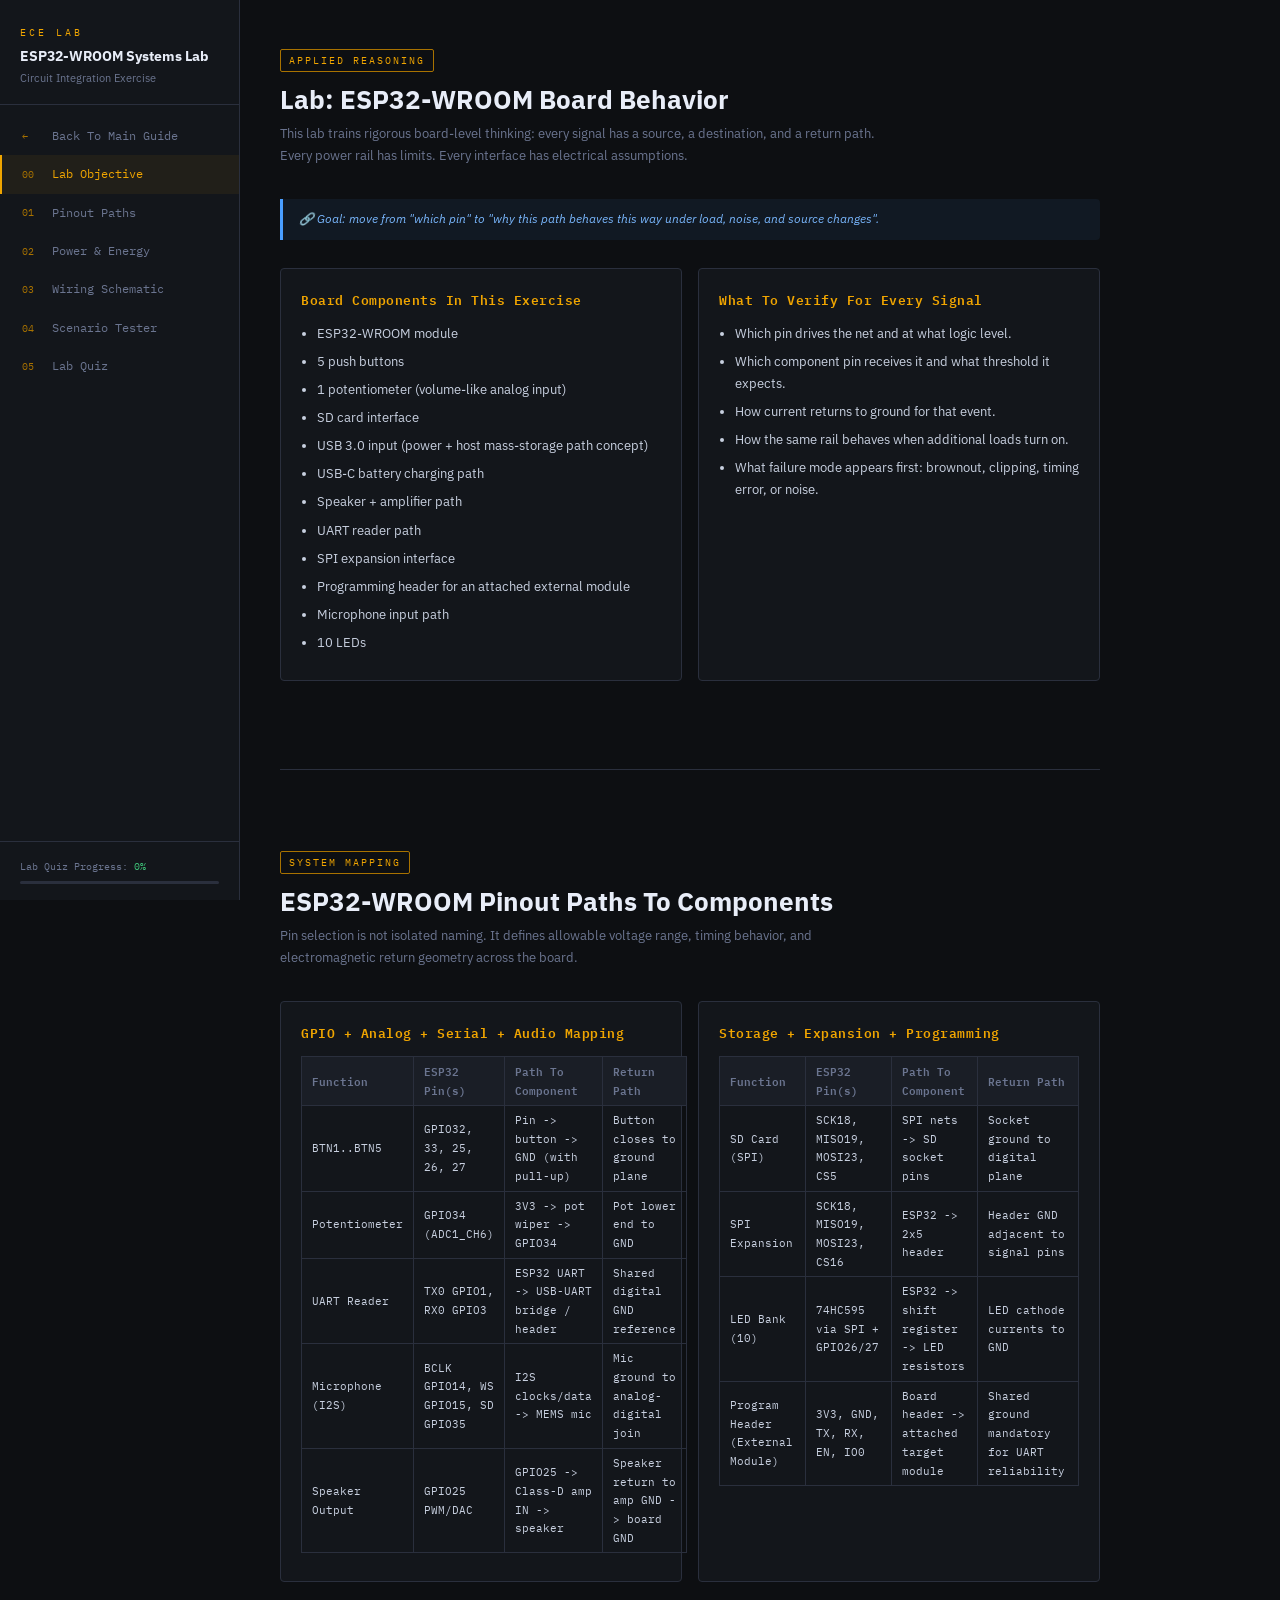
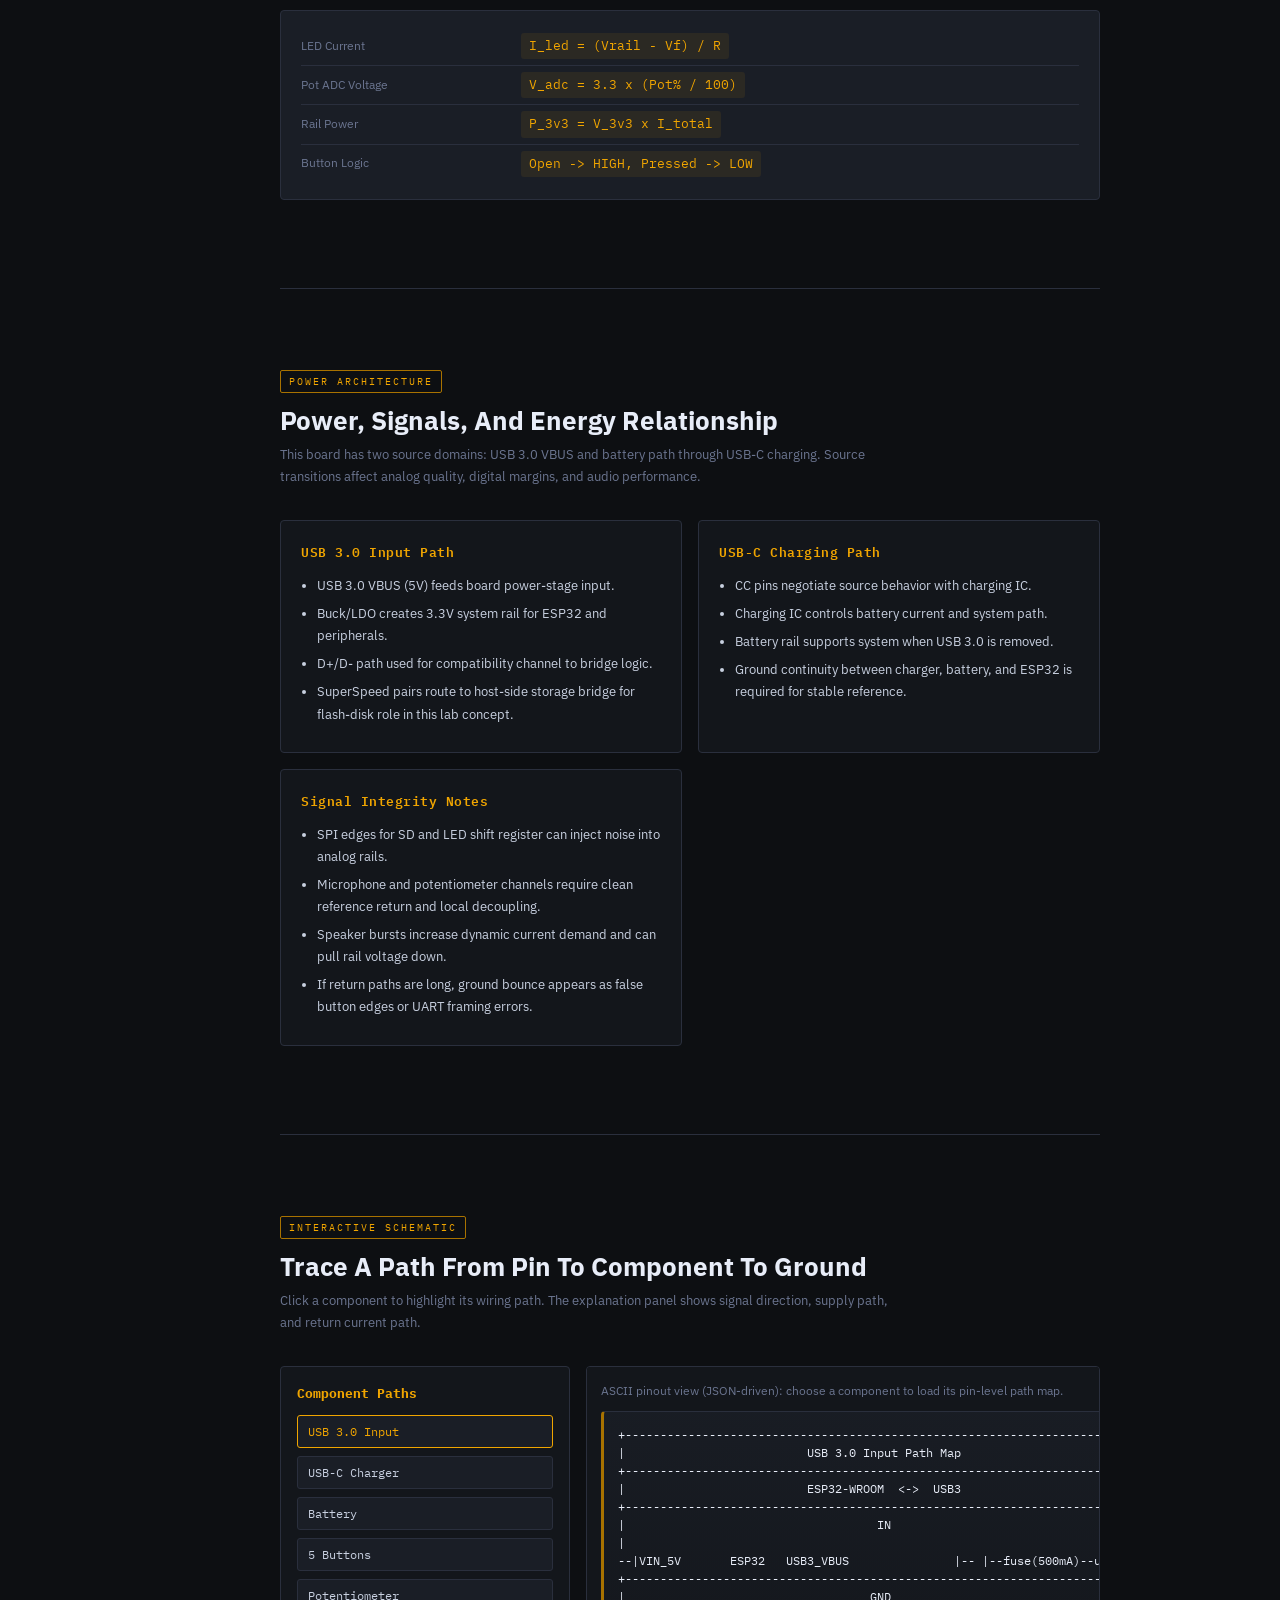
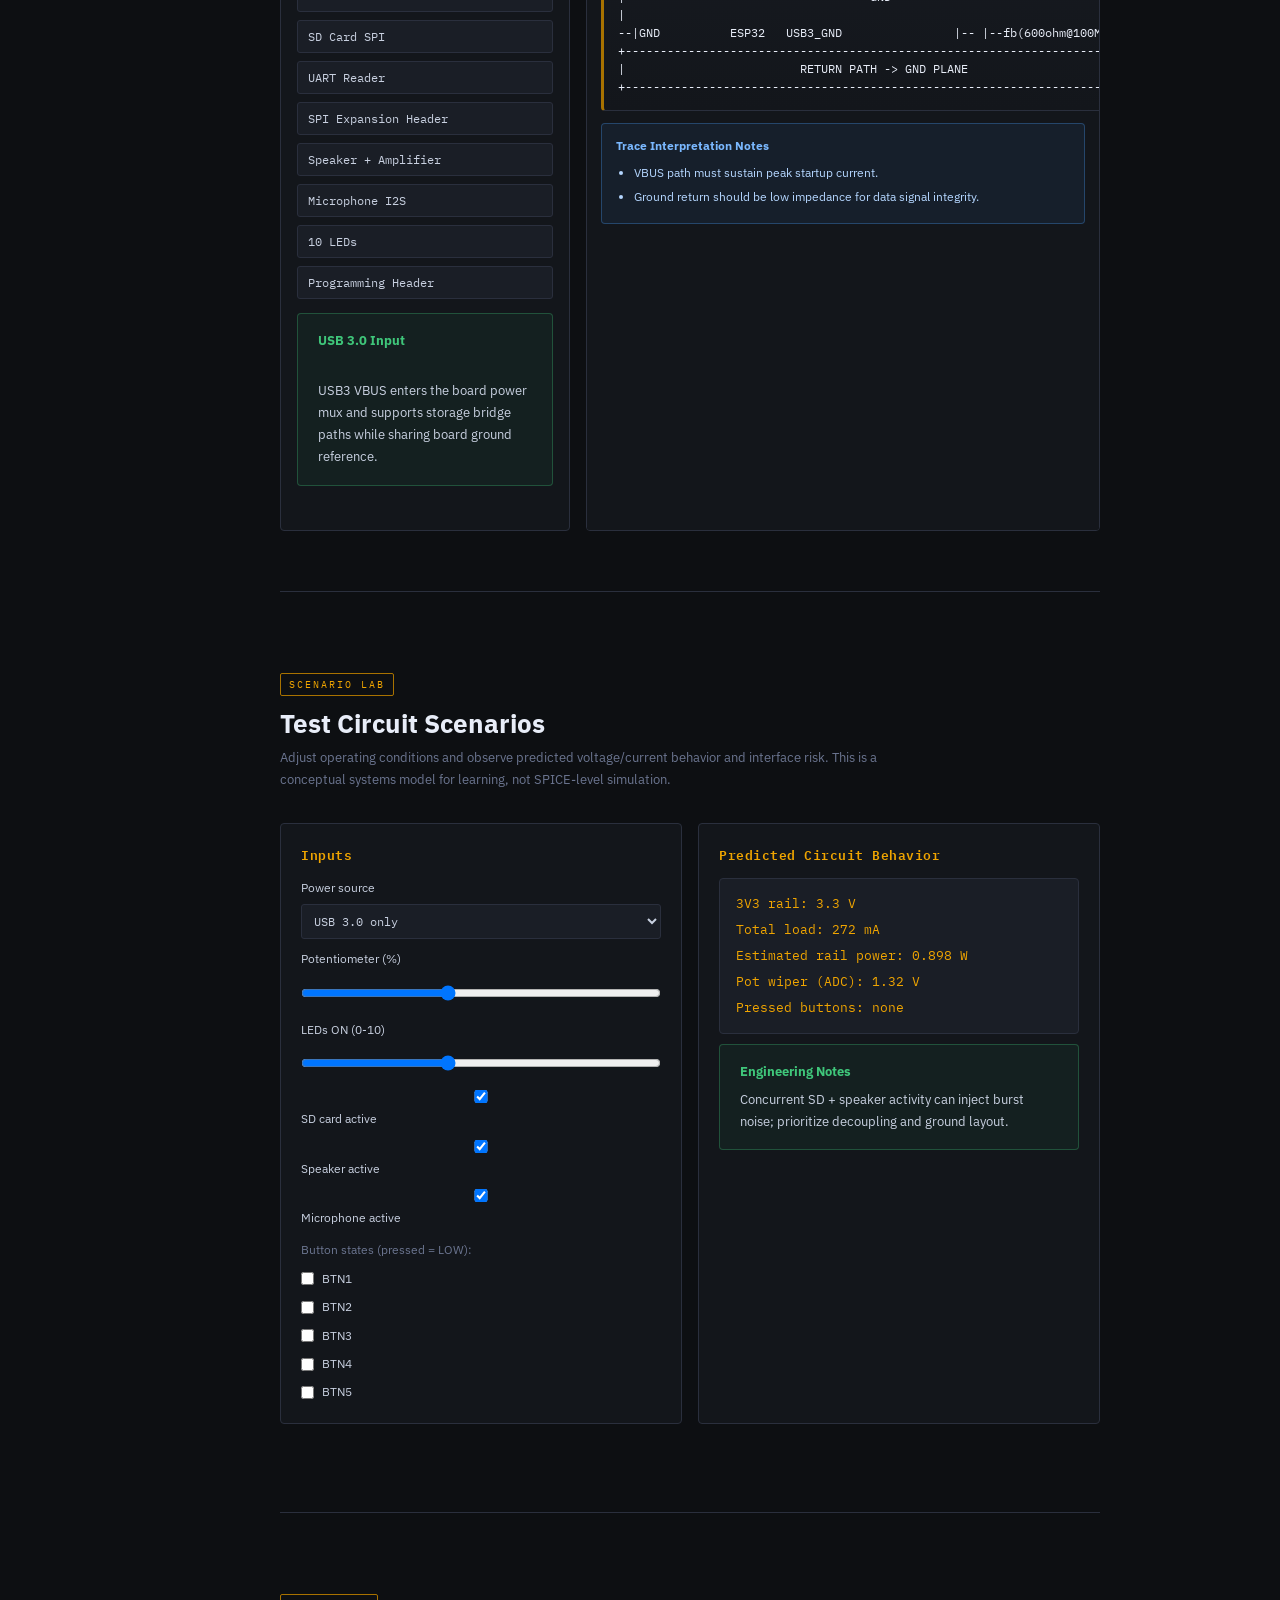
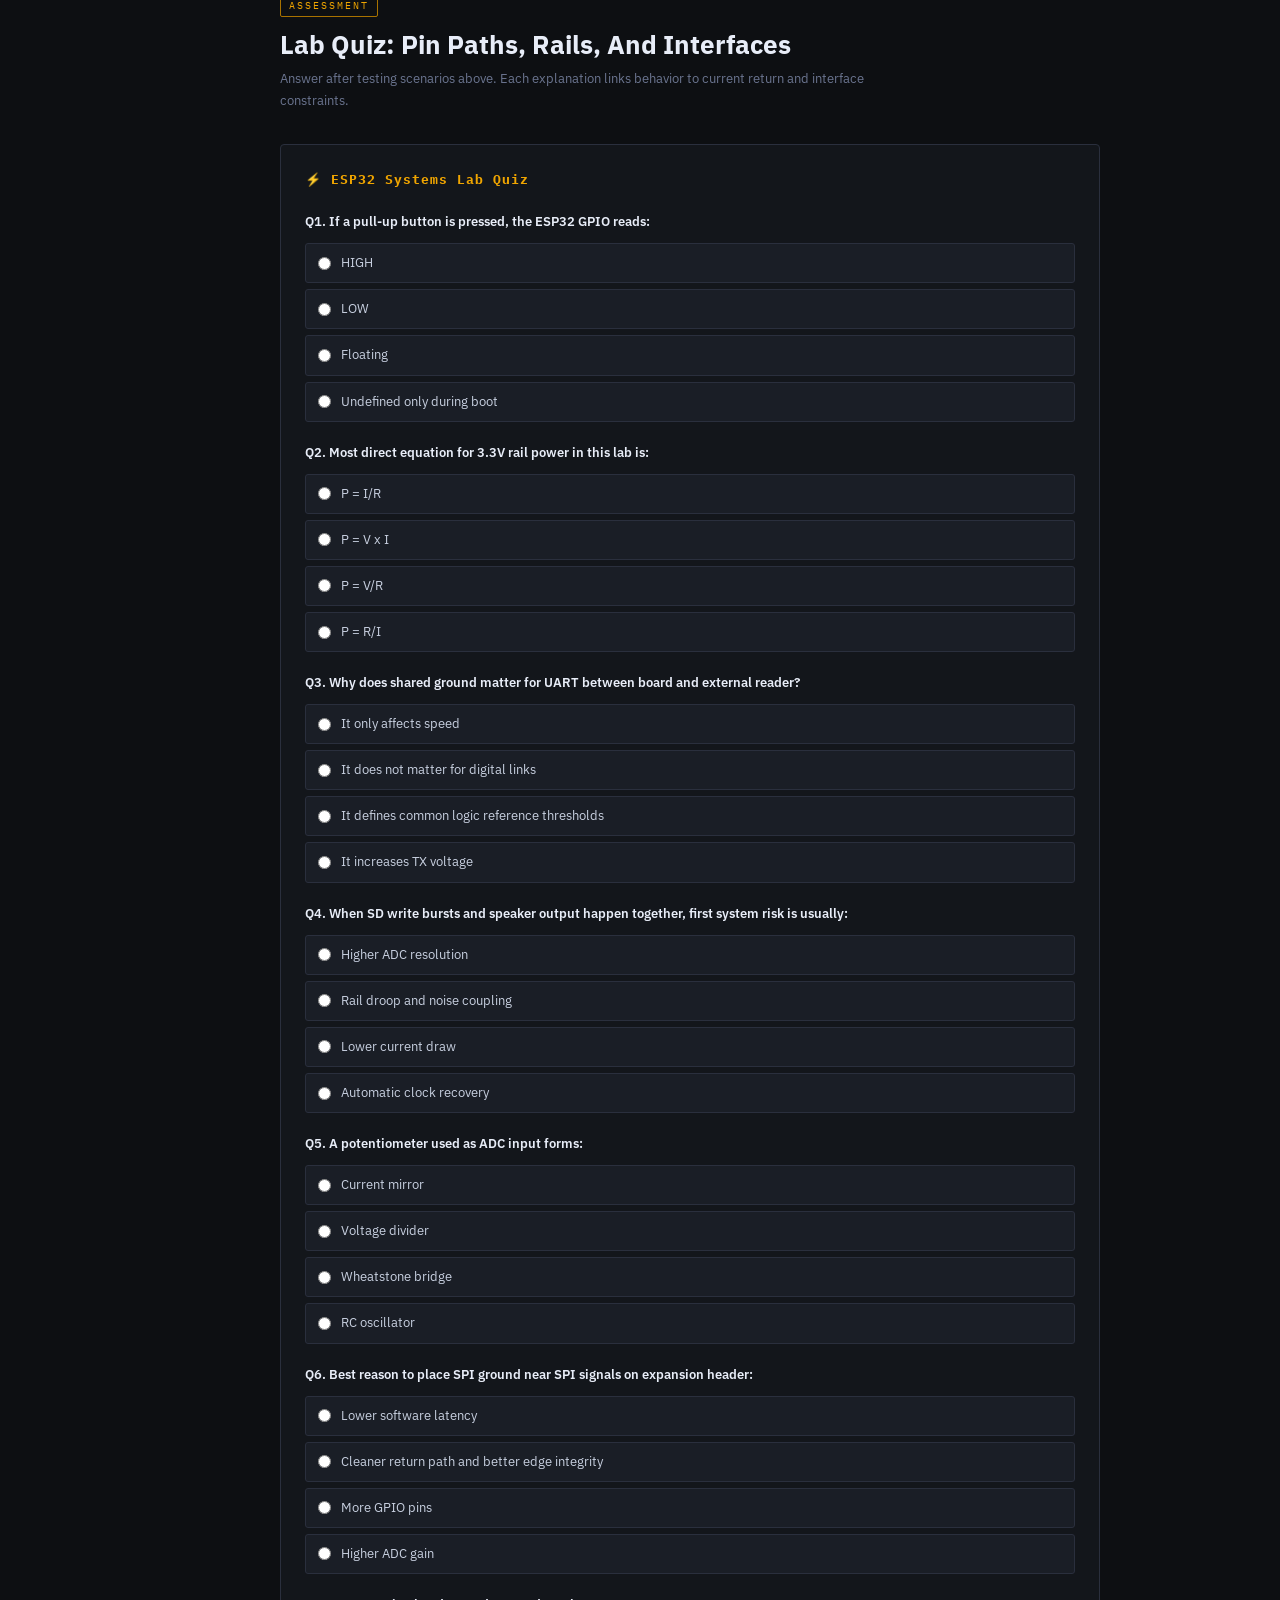
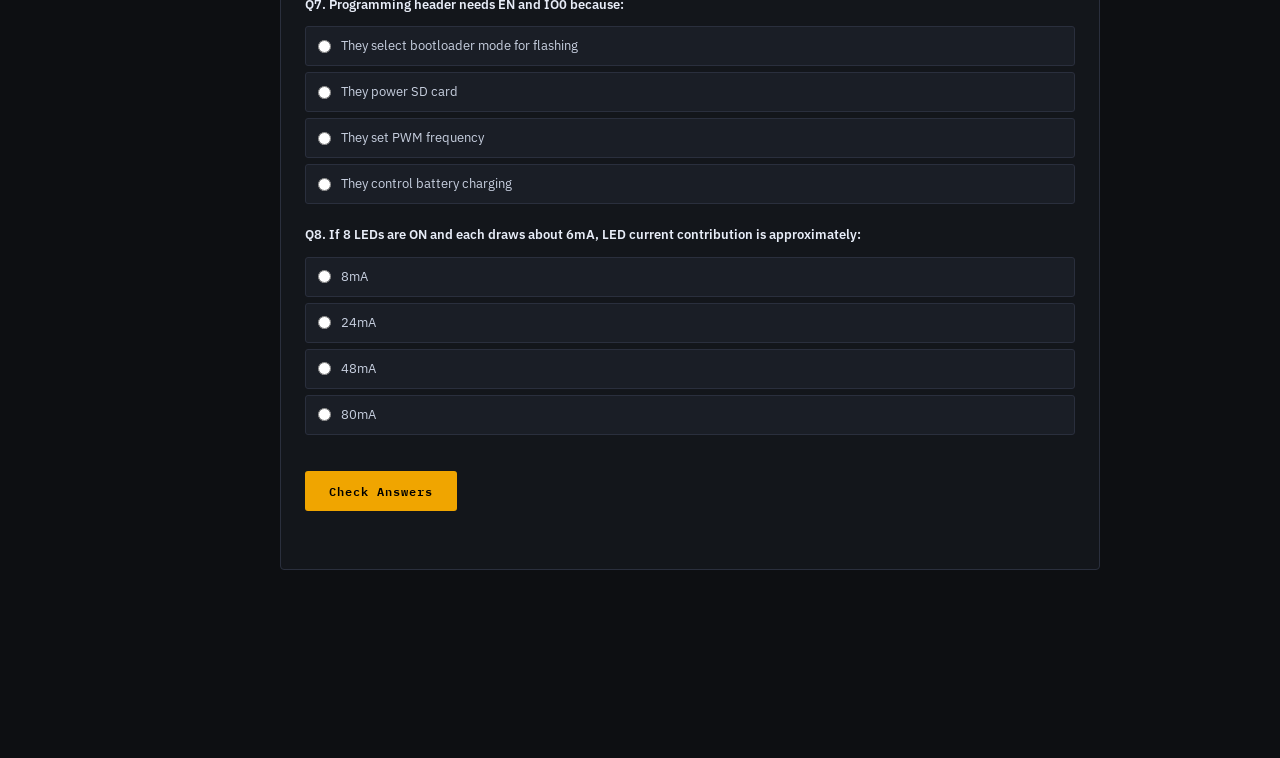
<file: lab_esp32.html>
<!DOCTYPE html>
<html lang="en">
<head>
  <meta charset="UTF-8" />
  <meta name="viewport" content="width=device-width, initial-scale=1.0"/>
  <title>ESP32-WROOM Systems Lab</title>
  <link rel="stylesheet" href="style.css" />
  <link rel="stylesheet" href="lab_esp32.css" />
  <link rel="preconnect" href="https://fonts.googleapis.com">
  <link href="https://fonts.googleapis.com/css2?family=IBM+Plex+Mono:wght@400;600&family=IBM+Plex+Sans:wght@300;400;600;700&display=swap" rel="stylesheet">
</head>
<body>

<nav id="sidebar">
  <div id="nav-header">
    <span class="nav-label">ECE LAB</span>
    <h1>ESP32-WROOM Systems Lab</h1>
    <p>Circuit Integration Exercise</p>
  </div>
  <ul id="nav-links">
    <li><a href="index.html" class="nav-item"><span class="num">←</span> Back To Main Guide</a></li>
    <li><a href="#l0" class="nav-item active" data-section="l0"><span class="num">00</span> Lab Objective</a></li>
    <li><a href="#l1" class="nav-item" data-section="l1"><span class="num">01</span> Pinout Paths</a></li>
    <li><a href="#l2" class="nav-item" data-section="l2"><span class="num">02</span> Power &amp; Energy</a></li>
    <li><a href="#l3" class="nav-item" data-section="l3"><span class="num">03</span> Wiring Schematic</a></li>
    <li><a href="#l4" class="nav-item" data-section="l4"><span class="num">04</span> Scenario Tester</a></li>
    <li><a href="#l5" class="nav-item" data-section="l5"><span class="num">05</span> Lab Quiz</a></li>
  </ul>
  <div id="progress-block">
    <div id="progress-label">Lab Quiz Progress: <span id="pct">0%</span></div>
    <div id="progress-bar"><div id="progress-fill"></div></div>
  </div>
</nav>

<div id="hamburger" onclick="toggleSidebar()">&#9776;</div>

<main id="content">

<section id="l0" class="topic-section">
  <div class="section-header">
    <span class="tag">Applied Reasoning</span>
    <h2>Lab: ESP32-WROOM Board Behavior</h2>
    <p class="subtitle">This lab trains rigorous board-level thinking: every signal has a source, a destination, and a return path. Every power rail has limits. Every interface has electrical assumptions.</p>
  </div>

  <div class="flow-banner">🔗 Goal: move from "which pin" to "why this path behaves this way under load, noise, and source changes".</div>

  <div class="card-grid">
    <div class="card">
      <h3>Board Components In This Exercise</h3>
      <ul>
        <li>ESP32-WROOM module</li>
        <li>5 push buttons</li>
        <li>1 potentiometer (volume-like analog input)</li>
        <li>SD card interface</li>
        <li>USB 3.0 input (power + host mass-storage path concept)</li>
        <li>USB-C battery charging path</li>
        <li>Speaker + amplifier path</li>
        <li>UART reader path</li>
        <li>SPI expansion interface</li>
        <li>Programming header for an attached external module</li>
        <li>Microphone input path</li>
        <li>10 LEDs</li>
      </ul>
    </div>
    <div class="card">
      <h3>What To Verify For Every Signal</h3>
      <ul>
        <li>Which pin drives the net and at what logic level.</li>
        <li>Which component pin receives it and what threshold it expects.</li>
        <li>How current returns to ground for that event.</li>
        <li>How the same rail behaves when additional loads turn on.</li>
        <li>What failure mode appears first: brownout, clipping, timing error, or noise.</li>
      </ul>
    </div>
  </div>
</section>

<section id="l1" class="topic-section">
  <div class="section-header">
    <span class="tag">System Mapping</span>
    <h2>ESP32-WROOM Pinout Paths To Components</h2>
    <p class="subtitle">Pin selection is not isolated naming. It defines allowable voltage range, timing behavior, and electromagnetic return geometry across the board.</p>
  </div>

  <div class="card-grid">
    <div class="card">
      <h3>GPIO + Analog + Serial + Audio Mapping</h3>
      <table class="mini-table">
        <tr><th>Function</th><th>ESP32 Pin(s)</th><th>Path To Component</th><th>Return Path</th></tr>
        <tr><td>BTN1..BTN5</td><td>GPIO32, 33, 25, 26, 27</td><td>Pin -> button -> GND (with pull-up)</td><td>Button closes to ground plane</td></tr>
        <tr><td>Potentiometer</td><td>GPIO34 (ADC1_CH6)</td><td>3V3 -> pot wiper -> GPIO34</td><td>Pot lower end to GND</td></tr>
        <tr><td>UART Reader</td><td>TX0 GPIO1, RX0 GPIO3</td><td>ESP32 UART -> USB-UART bridge / header</td><td>Shared digital GND reference</td></tr>
        <tr><td>Microphone (I2S)</td><td>BCLK GPIO14, WS GPIO15, SD GPIO35</td><td>I2S clocks/data -> MEMS mic</td><td>Mic ground to analog-digital join</td></tr>
        <tr><td>Speaker Output</td><td>GPIO25 PWM/DAC</td><td>GPIO25 -> Class-D amp IN -> speaker</td><td>Speaker return to amp GND -> board GND</td></tr>
      </table>
    </div>
    <div class="card">
      <h3>Storage + Expansion + Programming</h3>
      <table class="mini-table">
        <tr><th>Function</th><th>ESP32 Pin(s)</th><th>Path To Component</th><th>Return Path</th></tr>
        <tr><td>SD Card (SPI)</td><td>SCK18, MISO19, MOSI23, CS5</td><td>SPI nets -> SD socket pins</td><td>Socket ground to digital plane</td></tr>
        <tr><td>SPI Expansion</td><td>SCK18, MISO19, MOSI23, CS16</td><td>ESP32 -> 2x5 header</td><td>Header GND adjacent to signal pins</td></tr>
        <tr><td>LED Bank (10)</td><td>74HC595 via SPI + GPIO26/27</td><td>ESP32 -> shift register -> LED resistors</td><td>LED cathode currents to GND</td></tr>
        <tr><td>Program Header (External Module)</td><td>3V3, GND, TX, RX, EN, IO0</td><td>Board header -> attached target module</td><td>Shared ground mandatory for UART reliability</td></tr>
      </table>
    </div>
  </div>

  <div class="formula-block">
    <div class="formula-row"><span>LED Current</span><code>I_led = (Vrail - Vf) / R</code></div>
    <div class="formula-row"><span>Pot ADC Voltage</span><code>V_adc = 3.3 x (Pot% / 100)</code></div>
    <div class="formula-row"><span>Rail Power</span><code>P_3v3 = V_3v3 x I_total</code></div>
    <div class="formula-row"><span>Button Logic</span><code>Open -> HIGH, Pressed -> LOW</code></div>
  </div>
</section>

<section id="l2" class="topic-section">
  <div class="section-header">
    <span class="tag">Power Architecture</span>
    <h2>Power, Signals, And Energy Relationship</h2>
    <p class="subtitle">This board has two source domains: USB 3.0 VBUS and battery path through USB-C charging. Source transitions affect analog quality, digital margins, and audio performance.</p>
  </div>

  <div class="card-grid">
    <div class="card">
      <h3>USB 3.0 Input Path</h3>
      <ul>
        <li>USB 3.0 VBUS (5V) feeds board power-stage input.</li>
        <li>Buck/LDO creates 3.3V system rail for ESP32 and peripherals.</li>
        <li>D+/D- path used for compatibility channel to bridge logic.</li>
        <li>SuperSpeed pairs route to host-side storage bridge for flash-disk role in this lab concept.</li>
      </ul>
    </div>
    <div class="card">
      <h3>USB-C Charging Path</h3>
      <ul>
        <li>CC pins negotiate source behavior with charging IC.</li>
        <li>Charging IC controls battery current and system path.</li>
        <li>Battery rail supports system when USB 3.0 is removed.</li>
        <li>Ground continuity between charger, battery, and ESP32 is required for stable reference.</li>
      </ul>
    </div>
    <div class="card">
      <h3>Signal Integrity Notes</h3>
      <ul>
        <li>SPI edges for SD and LED shift register can inject noise into analog rails.</li>
        <li>Microphone and potentiometer channels require clean reference return and local decoupling.</li>
        <li>Speaker bursts increase dynamic current demand and can pull rail voltage down.</li>
        <li>If return paths are long, ground bounce appears as false button edges or UART framing errors.</li>
      </ul>
    </div>
  </div>
</section>

<section id="l3" class="topic-section">
  <div class="section-header">
    <span class="tag">Interactive Schematic</span>
    <h2>Trace A Path From Pin To Component To Ground</h2>
    <p class="subtitle">Click a component to highlight its wiring path. The explanation panel shows signal direction, supply path, and return current path.</p>
  </div>

  <div class="lab-panel">
    <div class="lab-controls">
      <h3>Component Paths</h3>
      <div id="component-buttons" class="component-buttons"></div>
      <div id="path-explain" class="callout"></div>
    </div>

    <div class="lab-schematic-wrap">
      <p class="ascii-caption">ASCII pinout view (JSON-driven): choose a component to load its pin-level path map.</p>
      <pre id="ascii-schematic" class="ascii-schematic" aria-label="ASCII pinout schematic"></pre>
      <div id="ascii-notes" class="ascii-notes"></div>
    </div>
  </div>
</section>

<section id="l4" class="topic-section">
  <div class="section-header">
    <span class="tag">Scenario Lab</span>
    <h2>Test Circuit Scenarios</h2>
    <p class="subtitle">Adjust operating conditions and observe predicted voltage/current behavior and interface risk. This is a conceptual systems model for learning, not SPICE-level simulation.</p>
  </div>

  <div class="card-grid">
    <div class="card">
      <h3>Inputs</h3>
      <div class="control-grid">
        <label>Power source
          <select id="src-select">
            <option value="usb3">USB 3.0 only</option>
            <option value="battery">Battery only</option>
            <option value="both">USB 3.0 + Battery</option>
          </select>
        </label>
        <label>Potentiometer (%)
          <input id="pot-level" type="range" min="0" max="100" value="40" />
        </label>
        <label>LEDs ON (0-10)
          <input id="led-count" type="range" min="0" max="10" value="4" />
        </label>
        <label><input id="sd-present" type="checkbox" checked /> SD card active</label>
        <label><input id="speaker-on" type="checkbox" checked /> Speaker active</label>
        <label><input id="mic-on" type="checkbox" checked /> Microphone active</label>
      </div>

      <div class="button-bank">
        <span>Button states (pressed = LOW):</span>
        <label><input class="btn-state" type="checkbox" value="1" /> BTN1</label>
        <label><input class="btn-state" type="checkbox" value="2" /> BTN2</label>
        <label><input class="btn-state" type="checkbox" value="3" /> BTN3</label>
        <label><input class="btn-state" type="checkbox" value="4" /> BTN4</label>
        <label><input class="btn-state" type="checkbox" value="5" /> BTN5</label>
      </div>
    </div>

    <div class="card">
      <h3>Predicted Circuit Behavior</h3>
      <div id="scenario-output" class="formula-inline"></div>
      <div id="scenario-notes" class="callout"></div>
    </div>
  </div>
</section>

<section id="l5" class="topic-section">
  <div class="section-header">
    <span class="tag">Assessment</span>
    <h2>Lab Quiz: Pin Paths, Rails, And Interfaces</h2>
    <p class="subtitle">Answer after testing scenarios above. Each explanation links behavior to current return and interface constraints.</p>
  </div>

  <div class="quiz-block" id="q-lab">
    <h3>⚡ ESP32 Systems Lab Quiz</h3>
    <div class="quiz-questions" id="quiz-lab"></div>
    <button class="btn-check" id="check-lab">Check Answers</button>
    <div class="quiz-result" id="result-lab"></div>
  </div>
</section>

</main>

<script id="lab-pinout-data" type="application/json">
{
  "esp32Label": "ESP32-WROOM",
  "components": {
    "usb3": {
      "label": "USB 3.0 Input",
      "desc": "USB3 VBUS enters the board power mux and supports storage bridge paths while sharing board ground reference.",
      "pins": [
        {"esp": "VIN_5V", "module": "USB3_VBUS", "trace": "|--fuse(500mA)--u(PWR_MUX).IN"},
        {"esp": "GND", "module": "USB3_GND", "trace": "|--fb(600ohm@100MHz)--GND_PLANE"}
      ],
      "notes": [
        "VBUS path must sustain peak startup current.",
        "Ground return should be low impedance for data signal integrity."
      ]
    },
    "usbc": {
      "label": "USB-C Charger",
      "desc": "USB-C controls battery charge and system path through charger IC with CC negotiation.",
      "pins": [
        {"esp": "SYS_5V", "module": "CHG_SYS", "trace": "|--u(CHG_IC).SYS--u(PWR_MUX).IN2"},
        {"esp": "BAT_SNS", "module": "CHG_BAT", "trace": "|--r(100m)--u(CHG_IC).BAT"}
      ],
      "notes": [
        "SYS rail should remain stable during source transition.",
        "Charger ground and ESP32 ground must stay common."
      ]
    },
    "battery": {
      "label": "Battery",
      "desc": "Battery backup rail feeds the board through the power path IC.",
      "pins": [
        {"esp": "SYS_3V3", "module": "BAT+", "trace": "|--u(PWR_MUX)--u(LDO_3V3)--ESP32.3V3"},
        {"esp": "GND", "module": "BAT-", "trace": "|--shunt(0.05R)--GND_PLANE"}
      ],
      "notes": [
        "Higher load means larger transient droop in battery mode.",
        "Return path resistance directly affects noise floor."
      ]
    },
    "buttons": {
      "label": "5 Buttons",
      "desc": "Each button uses pull-up logic and reads LOW when pressed to ground.",
      "pins": [
        {"esp": "GPIO32", "module": "BTN1_IN", "trace": "|--r(10k pullup to 3V3)--sw(S1)--GND"},
        {"esp": "GPIO33", "module": "BTN2_IN", "trace": "|--r(10k pullup to 3V3)--sw(S2)--GND"},
        {"esp": "GPIO25", "module": "BTN3_IN", "trace": "|--r(10k pullup to 3V3)--sw(S3)--GND"},
        {"esp": "GPIO26", "module": "BTN4_IN", "trace": "|--r(10k pullup to 3V3)--sw(S4)--GND"},
        {"esp": "GPIO27", "module": "BTN5_IN", "trace": "|--r(10k pullup to 3V3)--sw(S5)--GND"}
      ],
      "notes": [
        "Pressed state current returns through switch to ground plane.",
        "Debounce in firmware avoids false transitions."
      ]
    },
    "pot": {
      "label": "Potentiometer",
      "desc": "Potentiometer wiper feeds ADC as a ratio of 3V3 to GND.",
      "pins": [
        {"esp": "GPIO34", "module": "POT_WIPER", "trace": "|--r(1k)--RV1.wiper"},
        {"esp": "ADC_GND", "module": "POT_LOW", "trace": "|--c(100nF to GND at ADC pin)--GND"}
      ],
      "notes": [
        "ADC readings shift if 3V3 or GND reference moves.",
        "Small RC near ADC input suppresses high-frequency noise."
      ]
    },
    "sd": {
      "label": "SD Card SPI",
      "desc": "SD card uses shared SPI bus and dedicated chip select.",
      "pins": [
        {"esp": "GPIO18", "module": "SD_SCK", "trace": "|--r(33)--u(SD).CLK"},
        {"esp": "GPIO19", "module": "SD_MISO", "trace": "|--r(33)--u(SD).DO"},
        {"esp": "GPIO23", "module": "SD_MOSI", "trace": "|--r(33)--u(SD).DI"},
        {"esp": "GPIO5", "module": "SD_CS", "trace": "|--r(10k pullup)--u(SD).CS"}
      ],
      "notes": [
        "Write bursts can cause current spikes on 3V3 rail.",
        "Place decoupling close to SD socket VDD pin."
      ]
    },
    "uart": {
      "label": "UART Reader",
      "desc": "UART lines require common ground reference for clean threshold detection.",
      "pins": [
        {"esp": "GPIO1", "module": "UART_RXD_EXT", "trace": "|--r(22)--header(J3).RX"},
        {"esp": "GPIO3", "module": "UART_TXD_EXT", "trace": "|--r(22)--header(J3).TX"}
      ],
      "notes": [
        "Missing common ground causes framing and data errors.",
        "Series resistors help edge control and ESD robustness."
      ]
    },
    "spi": {
      "label": "SPI Expansion Header",
      "desc": "Expansion header exposes SPI and ground for external modules.",
      "pins": [
        {"esp": "GPIO18", "module": "J5_SCK", "trace": "|--r(33)--header(J5).SCK"},
        {"esp": "GPIO19", "module": "J5_MISO", "trace": "|--r(33)--header(J5).MISO"},
        {"esp": "GPIO23", "module": "J5_MOSI", "trace": "|--r(33)--header(J5).MOSI"},
        {"esp": "GPIO16", "module": "J5_CS", "trace": "|--r(10k pullup)--header(J5).CS"}
      ],
      "notes": [
        "Keep GND pin adjacent to SCK to tighten return loop.",
        "Length matching helps maintain SPI timing margins."
      ]
    },
    "speaker": {
      "label": "Speaker + Amplifier",
      "desc": "PWM/DAC path drives audio amplifier input then speaker load.",
      "pins": [
        {"esp": "GPIO25", "module": "AMP_IN", "trace": "|--r(100)--u(AMP).IN"},
        {"esp": "3V3_AUD", "module": "AMP_VDD", "trace": "|--c(100nF)--c(10uF)--u(AMP).VDD"}
      ],
      "notes": [
        "Audio bursts are dynamic loads that can induce rail ripple.",
        "Keep amplifier return separated from sensitive ADC return segment."
      ]
    },
    "mic": {
      "label": "Microphone I2S",
      "desc": "I2S clock/data links feed digital microphone capture path.",
      "pins": [
        {"esp": "GPIO14", "module": "MIC_BCLK", "trace": "|--r(22)--u(MIC).BCLK"},
        {"esp": "GPIO15", "module": "MIC_WS", "trace": "|--r(22)--u(MIC).WS"},
        {"esp": "GPIO35", "module": "MIC_DATA", "trace": "|--r(22)--u(MIC).DOUT"}
      ],
      "notes": [
        "Clock edges are digital but carried signal represents low-level audio content.",
        "Local decoupling at mic supply pin improves SNR."
      ]
    },
    "leds": {
      "label": "10 LEDs",
      "desc": "Shift-register outputs drive LED bank through current-limiting resistors.",
      "pins": [
        {"esp": "GPIO23", "module": "74HC595_SER", "trace": "|--r(33)--u(74HC595).SER"},
        {"esp": "GPIO18", "module": "74HC595_SRCLK", "trace": "|--r(33)--u(74HC595).SRCLK"},
        {"esp": "GPIO26", "module": "74HC595_RCLK", "trace": "|--r(33)--u(74HC595).RCLK"},
        {"esp": "3V3", "module": "LED_ANODE_BUS", "trace": "|--r(220 each)--D1..D10.anode"}
      ],
      "notes": [
        "Turning on more LEDs linearly increases current draw.",
        "Thermal and rail budget should include worst-case LED duty cycle."
      ]
    },
    "prog": {
      "label": "Programming Header",
      "desc": "Programming header exposes rails and boot-control pins for attached module flashing.",
      "pins": [
        {"esp": "GPIO1", "module": "J6_TX", "trace": "|--r(22)--header(J6).TX"},
        {"esp": "GPIO3", "module": "J6_RX", "trace": "|--r(22)--header(J6).RX"},
        {"esp": "EN", "module": "J6_EN", "trace": "|--r(10k pullup)--header(J6).EN"},
        {"esp": "IO0", "module": "J6_BOOT", "trace": "|--r(10k pullup)--header(J6).IO0--sw(PROG)--GND"}
      ],
      "notes": [
        "Bootloader entry depends on EN and IO0 sequence.",
        "External target must share 3V3 logic and ground reference."
      ]
    }
  }
}
</script>

<script id="lab-quiz-data" type="application/json">
[
  {
    "q": "If a pull-up button is pressed, the ESP32 GPIO reads:",
    "opts": [
      "HIGH",
      "LOW",
      "Floating",
      "Undefined only during boot"
    ],
    "ans": 1,
    "exp": "With pull-up topology, pressing closes path to GND so pin voltage is forced LOW."
  },
  {
    "q": "Most direct equation for 3.3V rail power in this lab is:",
    "opts": [
      "P = I/R",
      "P = V x I",
      "P = V/R",
      "P = R/I"
    ],
    "ans": 1,
    "exp": "Power is voltage times current: P = V x I."
  },
  {
    "q": "Why does shared ground matter for UART between board and external reader?",
    "opts": [
      "It only affects speed",
      "It does not matter for digital links",
      "It defines common logic reference thresholds",
      "It increases TX voltage"
    ],
    "ans": 2,
    "exp": "UART logic levels are interpreted against receiver ground reference; mismatched grounds shift thresholds."
  },
  {
    "q": "When SD write bursts and speaker output happen together, first system risk is usually:",
    "opts": [
      "Higher ADC resolution",
      "Rail droop and noise coupling",
      "Lower current draw",
      "Automatic clock recovery"
    ],
    "ans": 1,
    "exp": "Both loads increase dynamic current, which can cause 3V3 droop/noise if power-path and decoupling are weak."
  },
  {
    "q": "A potentiometer used as ADC input forms:",
    "opts": [
      "Current mirror",
      "Voltage divider",
      "Wheatstone bridge",
      "RC oscillator"
    ],
    "ans": 1,
    "exp": "The top and bottom ends create a divider, with wiper output proportional to position."
  },
  {
    "q": "Best reason to place SPI ground near SPI signals on expansion header:",
    "opts": [
      "Lower software latency",
      "Cleaner return path and better edge integrity",
      "More GPIO pins",
      "Higher ADC gain"
    ],
    "ans": 1,
    "exp": "Fast edges need compact return loops to reduce inductive noise and ringing."
  },
  {
    "q": "Programming header needs EN and IO0 because:",
    "opts": [
      "They select bootloader mode for flashing",
      "They power SD card",
      "They set PWM frequency",
      "They control battery charging"
    ],
    "ans": 0,
    "exp": "ESP32 flashing commonly uses EN reset timing plus IO0 boot strap control."
  },
  {
    "q": "If 8 LEDs are ON and each draws about 6mA, LED current contribution is approximately:",
    "opts": [
      "8mA",
      "24mA",
      "48mA",
      "80mA"
    ],
    "ans": 2,
    "exp": "8 x 6mA = 48mA."
  }
]
</script>
<script src="lab_esp32.js"></script>
</body>
</html>
</file>
<file: style.css>
/* ============================
   DESIGN: Industrial Utilitarian
   Monospace + technical aesthetic
   Dark background, amber accents
   ============================ */

:root {
  --bg: #0d0f12;
  --bg2: #13161b;
  --bg3: #1a1e26;
  --border: #2a2f3d;
  --amber: #f0a500;
  --amber-dim: #a87200;
  --green: #3fc67a;
  --red: #e05555;
  --blue: #4a9eff;
  --text: #c8d0e0;
  --text-dim: #6b7590;
  --text-bright: #e8edf8;
  --mono: 'IBM Plex Mono', monospace;
  --sans: 'IBM Plex Sans', sans-serif;
  --sidebar-w: 240px;
  --transition: 0.2s ease;
}

* { box-sizing: border-box; margin: 0; padding: 0; }

html { scroll-behavior: smooth; }

body {
  background: var(--bg);
  color: var(--text);
  font-family: var(--sans);
  font-size: 14px;
  line-height: 1.7;
  display: flex;
}

/* ============================
   SIDEBAR
   ============================ */
#sidebar {
  width: var(--sidebar-w);
  min-height: 100vh;
  background: var(--bg2);
  border-right: 1px solid var(--border);
  position: fixed;
  top: 0; left: 0;
  overflow-y: auto;
  display: flex;
  flex-direction: column;
  z-index: 100;
  transition: transform var(--transition);
}

#nav-header {
  padding: 24px 20px 16px;
  border-bottom: 1px solid var(--border);
}

.nav-label {
  font-family: var(--mono);
  font-size: 10px;
  letter-spacing: 3px;
  color: var(--amber);
  text-transform: uppercase;
  display: block;
  margin-bottom: 6px;
}

#nav-header h1 {
  font-size: 14px;
  font-weight: 700;
  color: var(--text-bright);
  line-height: 1.3;
}

#nav-header p {
  font-size: 11px;
  color: var(--text-dim);
  margin-top: 4px;
}

#nav-links {
  list-style: none;
  padding: 12px 0;
  flex: 1;
}

#nav-links li { margin: 0; }

.nav-item {
  display: flex;
  align-items: center;
  gap: 10px;
  padding: 9px 20px;
  color: var(--text-dim);
  text-decoration: none;
  font-size: 12px;
  font-family: var(--mono);
  transition: background var(--transition), color var(--transition);
  border-left: 2px solid transparent;
}

.nav-item:hover {
  background: var(--bg3);
  color: var(--text);
}

.nav-item.active {
  color: var(--amber);
  border-left-color: var(--amber);
  background: rgba(240, 165, 0, 0.06);
}

.num {
  color: var(--amber-dim);
  font-size: 10px;
  min-width: 20px;
}

#progress-block {
  padding: 16px 20px;
  border-top: 1px solid var(--border);
}

#progress-label {
  font-family: var(--mono);
  font-size: 10px;
  color: var(--text-dim);
  margin-bottom: 6px;
}

#progress-label span {
  color: var(--green);
}

#progress-bar {
  height: 3px;
  background: var(--border);
  border-radius: 2px;
}

#progress-fill {
  height: 100%;
  width: 0%;
  background: var(--green);
  border-radius: 2px;
  transition: width 0.4s ease;
}

/* ============================
   HAMBURGER
   ============================ */
#hamburger {
  display: none;
  position: fixed;
  top: 16px; left: 16px;
  z-index: 200;
  background: var(--bg2);
  border: 1px solid var(--border);
  color: var(--amber);
  font-size: 20px;
  padding: 6px 10px;
  cursor: pointer;
  border-radius: 3px;
}

/* ============================
   MAIN CONTENT
   ============================ */
#content {
  margin-left: var(--sidebar-w);
  flex: 1;
  max-width: 900px;
  padding: 48px 40px;
}

/* ============================
   SECTIONS
   ============================ */
.topic-section {
  margin-bottom: 80px;
  padding-bottom: 60px;
  border-bottom: 1px solid var(--border);
}

.topic-section:last-child { border-bottom: none; }

.section-header {
  margin-bottom: 32px;
}

.tag {
  display: inline-block;
  font-family: var(--mono);
  font-size: 10px;
  letter-spacing: 2px;
  color: var(--amber);
  text-transform: uppercase;
  border: 1px solid var(--amber-dim);
  padding: 2px 8px;
  border-radius: 2px;
  margin-bottom: 12px;
}

.section-header h2 {
  font-size: 26px;
  font-weight: 700;
  color: var(--text-bright);
  line-height: 1.2;
  margin-bottom: 8px;
}

.subtitle {
  color: var(--text-dim);
  font-size: 13px;
  max-width: 620px;
}

/* ============================
   FLOW BANNER
   ============================ */
.flow-banner {
  background: rgba(74, 158, 255, 0.07);
  border-left: 3px solid var(--blue);
  padding: 10px 16px;
  font-size: 12px;
  color: #7ab8ff;
  border-radius: 0 4px 4px 0;
  margin-bottom: 28px;
  font-style: italic;
}

/* ============================
   CARD GRID
   ============================ */
.card-grid {
  display: grid;
  grid-template-columns: repeat(auto-fill, minmax(280px, 1fr));
  gap: 16px;
  margin-bottom: 28px;
}

.card {
  background: var(--bg2);
  border: 1px solid var(--border);
  border-radius: 4px;
  padding: 20px;
  transition: border-color var(--transition);
}

.card:hover {
  border-color: var(--amber-dim);
}

.card h3 {
  font-size: 13px;
  font-weight: 600;
  color: var(--amber);
  font-family: var(--mono);
  margin-bottom: 12px;
  letter-spacing: 0.5px;
}

.card ul, .card ol {
  padding-left: 16px;
}

.card li {
  font-size: 13px;
  margin-bottom: 6px;
  color: var(--text);
}

.card p {
  font-size: 13px;
  margin-bottom: 8px;
  color: var(--text);
}

.card strong {
  color: var(--text-bright);
}

.card em {
  color: var(--green);
  font-style: italic;
}

/* ============================
   GATE GRID
   ============================ */
.gate-grid {
  display: grid;
  grid-template-columns: repeat(auto-fill, minmax(200px, 1fr));
  gap: 14px;
  margin-bottom: 28px;
}

.gate-card {
  background: var(--bg2);
  border: 1px solid var(--border);
  border-radius: 4px;
  padding: 16px;
  text-align: center;
}

.gate-name {
  font-family: var(--mono);
  font-size: 16px;
  font-weight: 600;
  color: var(--text-bright);
  margin-bottom: 4px;
}

.gate-expr {
  font-family: var(--mono);
  font-size: 13px;
  color: var(--amber);
  margin-bottom: 12px;
}

.gate-note {
  font-size: 11px;
  color: var(--text-dim);
  margin-top: 10px;
  text-align: left;
}

/* ============================
   TRUTH TABLES
   ============================ */
.tt {
  border-collapse: collapse;
  width: 100%;
  font-family: var(--mono);
  font-size: 12px;
}

.tt th {
  background: var(--bg3);
  color: var(--text-dim);
  padding: 4px 8px;
  border: 1px solid var(--border);
  font-weight: 600;
}

.tt td {
  padding: 4px 8px;
  border: 1px solid var(--border);
  text-align: center;
  color: var(--text);
}

.out1 { color: var(--green); font-weight: 600; }
.out0 { color: var(--text-dim); }

.mini-table {
  border-collapse: collapse;
  width: 100%;
  font-size: 12px;
  margin: 8px 0;
}

.mini-table th {
  background: var(--bg3);
  color: var(--text-dim);
  padding: 5px 10px;
  border: 1px solid var(--border);
  font-weight: 600;
  text-align: left;
  font-family: var(--mono);
  font-size: 11px;
}

.mini-table td {
  padding: 5px 10px;
  border: 1px solid var(--border);
  color: var(--text);
  font-family: var(--mono);
  font-size: 11px;
}

/* ============================
   FORMULA BLOCK
   ============================ */
.formula-block {
  background: var(--bg3);
  border: 1px solid var(--border);
  border-radius: 4px;
  padding: 16px 20px;
  margin-bottom: 28px;
}

.formula-row {
  display: flex;
  align-items: center;
  gap: 20px;
  padding: 6px 0;
  border-bottom: 1px solid var(--border);
}

.formula-row:last-child { border-bottom: none; }

.formula-row span {
  font-size: 12px;
  color: var(--text-dim);
  min-width: 200px;
}

.formula-row code {
  font-family: var(--mono);
  font-size: 13px;
  color: var(--amber);
  background: rgba(240,165,0,0.08);
  padding: 2px 8px;
  border-radius: 3px;
}

.formula-inline {
  background: var(--bg3);
  border: 1px solid var(--border);
  padding: 12px 16px;
  border-radius: 4px;
  margin: 10px 0;
  font-family: var(--mono);
  font-size: 13px;
  color: var(--amber);
  line-height: 2;
}

/* ============================
   CALLOUT
   ============================ */
.callout {
  background: rgba(63, 198, 122, 0.06);
  border: 1px solid rgba(63, 198, 122, 0.3);
  border-radius: 4px;
  padding: 16px 20px;
  margin-bottom: 28px;
  font-size: 13px;
  color: var(--text);
}

.callout strong {
  color: var(--green);
  display: block;
  margin-bottom: 6px;
}

/* ============================
   BAR (overline notation)
   ============================ */
.bar, .overline {
  text-decoration: overline;
}

/* ============================
   QUIZ BLOCK
   ============================ */
.quiz-block {
  background: var(--bg2);
  border: 1px solid var(--border);
  border-radius: 4px;
  padding: 24px;
  margin-top: 32px;
}

.quiz-block h3 {
  font-family: var(--mono);
  font-size: 13px;
  color: var(--amber);
  margin-bottom: 20px;
  letter-spacing: 1px;
}

.quiz-q {
  margin-bottom: 20px;
}

.quiz-q p {
  font-size: 13px;
  color: var(--text-bright);
  margin-bottom: 10px;
  font-weight: 600;
}

.quiz-options {
  display: flex;
  flex-direction: column;
  gap: 6px;
}

.quiz-option {
  display: flex;
  align-items: center;
  gap: 10px;
  padding: 8px 12px;
  border: 1px solid var(--border);
  border-radius: 3px;
  cursor: pointer;
  transition: border-color var(--transition), background var(--transition);
  font-size: 13px;
  color: var(--text);
  background: var(--bg3);
}

.quiz-option:hover {
  border-color: var(--amber-dim);
  background: rgba(240, 165, 0, 0.05);
}

.quiz-option input[type="radio"] {
  accent-color: var(--amber);
}

.quiz-option.correct-ans {
  border-color: var(--green);
  background: rgba(63, 198, 122, 0.1);
  color: var(--green);
}

.quiz-option.wrong-ans {
  border-color: var(--red);
  background: rgba(224, 85, 85, 0.1);
  color: var(--red);
}

.btn-check {
  background: var(--amber);
  color: #000;
  border: none;
  padding: 10px 24px;
  font-family: var(--mono);
  font-size: 12px;
  font-weight: 600;
  letter-spacing: 1px;
  border-radius: 3px;
  cursor: pointer;
  transition: background var(--transition);
  margin-top: 16px;
}

.btn-check:hover {
  background: #ffc107;
}

.quiz-result {
  margin-top: 14px;
  font-family: var(--mono);
  font-size: 13px;
  color: var(--text-dim);
  min-height: 20px;
}

.quiz-result.pass {
  color: var(--green);
}

.quiz-result.fail {
  color: var(--red);
}

/* ============================
   FLOW DIAGRAM
   ============================ */
.flow-diagram {
  display: flex;
  flex-direction: column;
  align-items: center;
  gap: 0;
  padding: 32px 0;
}

.flow-node {
  background: var(--bg2);
  border: 1px solid var(--border);
  border-radius: 4px;
  padding: 12px 32px;
  font-family: var(--mono);
  font-size: 12px;
  color: var(--text-bright);
  text-align: center;
  min-width: 220px;
  transition: border-color var(--transition);
}

.flow-node:hover {
  border-color: var(--amber);
  color: var(--amber);
}

.fn-0 { border-color: #e05555; color: #e05555; }
.fn-1, .fn-2, .fn-3, .fn-4 { border-color: var(--amber-dim); }
.fn-5, .fn-6 { border-color: var(--blue); }
.fn-7 { border-color: var(--green); }
.fn-8 { border-color: #9b59b6; }
.fn-9 { border-color: #f0a500; color: var(--amber); }

.flow-arrow {
  color: var(--text-dim);
  font-size: 20px;
  line-height: 1;
  padding: 4px 0;
}

.flow-split {
  display: flex;
  gap: 48px;
  align-items: flex-start;
  margin: 4px 0;
}

.flow-branch {
  display: flex;
  flex-direction: column;
  align-items: center;
  gap: 0;
}

/* ============================
   RESPONSIVE
   ============================ */
@media (max-width: 768px) {
  #sidebar {
    transform: translateX(-100%);
  }

  #sidebar.open {
    transform: translateX(0);
  }

  #content {
    margin-left: 0;
    padding: 24px 16px;
  }

  #hamburger {
    display: block;
  }

  .card-grid {
    grid-template-columns: 1fr;
  }

  .gate-grid {
    grid-template-columns: repeat(2, 1fr);
  }

  .formula-row {
    flex-direction: column;
    align-items: flex-start;
    gap: 4px;
  }

  .formula-row span {
    min-width: auto;
  }

  .flow-split {
    flex-direction: column;
    align-items: center;
  }

  .section-header h2 {
    font-size: 20px;
  }
}

@media (max-width: 400px) {
  .gate-grid {
    grid-template-columns: 1fr;
  }
}

/* ============================
   SCROLLBAR
   ============================ */
::-webkit-scrollbar { width: 6px; height: 6px; }
::-webkit-scrollbar-track { background: var(--bg); }
::-webkit-scrollbar-thumb { background: var(--border); border-radius: 3px; }
::-webkit-scrollbar-thumb:hover { background: var(--amber-dim); }

/* ============================
   SELECTION
   ============================ */
::selection {
  background: rgba(240, 165, 0, 0.2);
  color: var(--text-bright);
}

code {
  font-family: var(--mono);
  font-size: 12px;
  background: var(--bg3);
  padding: 1px 5px;
  border-radius: 2px;
  color: var(--amber);
}
</file>
<file: lab_esp32.css>
.lab-panel {
  display: grid;
  grid-template-columns: 290px 1fr;
  gap: 16px;
}

.lab-controls {
  background: var(--bg2);
  border: 1px solid var(--border);
  border-radius: 4px;
  padding: 16px;
}

.lab-controls h3 {
  font-family: var(--mono);
  font-size: 13px;
  color: var(--amber);
  margin-bottom: 10px;
}

.component-buttons {
  display: grid;
  gap: 8px;
  margin-bottom: 14px;
}

.component-buttons button {
  background: var(--bg3);
  border: 1px solid var(--border);
  color: var(--text);
  border-radius: 3px;
  padding: 8px 10px;
  text-align: left;
  font-family: var(--mono);
  font-size: 12px;
  cursor: pointer;
}

.component-buttons button:hover,
.component-buttons button.active {
  border-color: var(--amber);
  color: var(--amber);
}

.lab-schematic-wrap {
  background: var(--bg2);
  border: 1px solid var(--border);
  border-radius: 4px;
  padding: 14px;
  overflow: auto;
}

.ascii-caption {
  font-size: 12px;
  color: var(--text-dim);
  margin-bottom: 10px;
}

.ascii-schematic {
  white-space: pre;
  margin: 0;
  padding: 14px;
  background: linear-gradient(180deg, rgba(26, 30, 38, 0.8), rgba(19, 22, 27, 0.9));
  border: 1px solid var(--border);
  border-left: 3px solid var(--amber-dim);
  border-radius: 4px;
  color: var(--text-bright);
  font-family: var(--mono);
  font-size: 12px;
  line-height: 1.5;
  min-width: 640px;
}

.ascii-notes {
  margin-top: 12px;
  padding: 12px 14px;
  background: rgba(74, 158, 255, 0.07);
  border: 1px solid rgba(74, 158, 255, 0.3);
  border-radius: 4px;
  color: #b4d6ff;
  font-size: 12px;
}

.ascii-notes strong {
  display: block;
  margin-bottom: 6px;
  color: #7ab8ff;
}

.ascii-notes ul {
  margin: 0;
  padding-left: 18px;
}

.ascii-notes li {
  margin-bottom: 4px;
}

.control-grid {
  display: grid;
  gap: 10px;
}

.control-grid label {
  display: grid;
  gap: 6px;
  font-size: 12px;
  color: var(--text);
}

.control-grid input,
.control-grid select {
  width: 100%;
  background: var(--bg3);
  color: var(--text);
  border: 1px solid var(--border);
  border-radius: 3px;
  padding: 8px;
  font-family: var(--mono);
  font-size: 12px;
}

.button-bank {
  margin-top: 12px;
  display: grid;
  gap: 8px;
  font-size: 12px;
}

.button-bank span {
  color: var(--text-dim);
}

.button-bank label {
  display: flex;
  gap: 8px;
  align-items: center;
  color: var(--text);
}

@media (max-width: 960px) {
  .lab-panel {
    grid-template-columns: 1fr;
  }

  .ascii-schematic {
    min-width: 0;
    font-size: 11px;
  }
}
</file>
